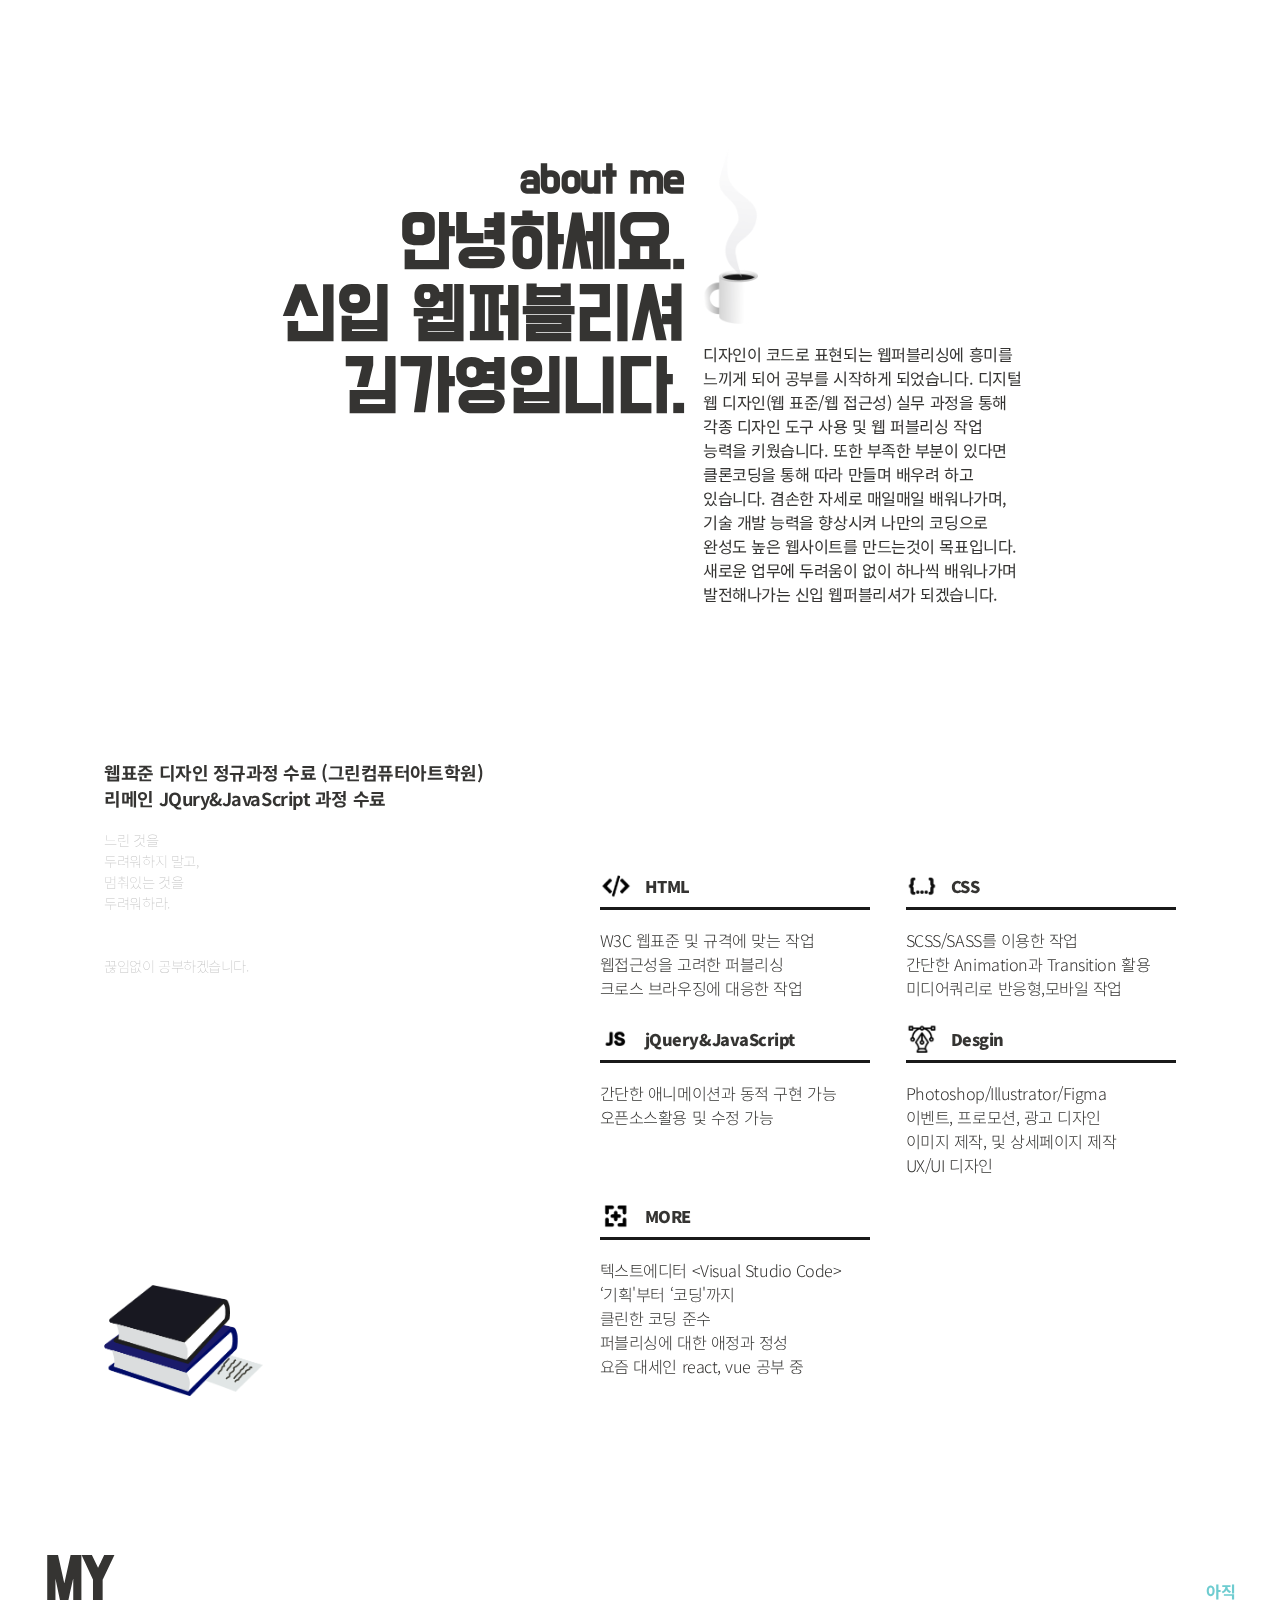
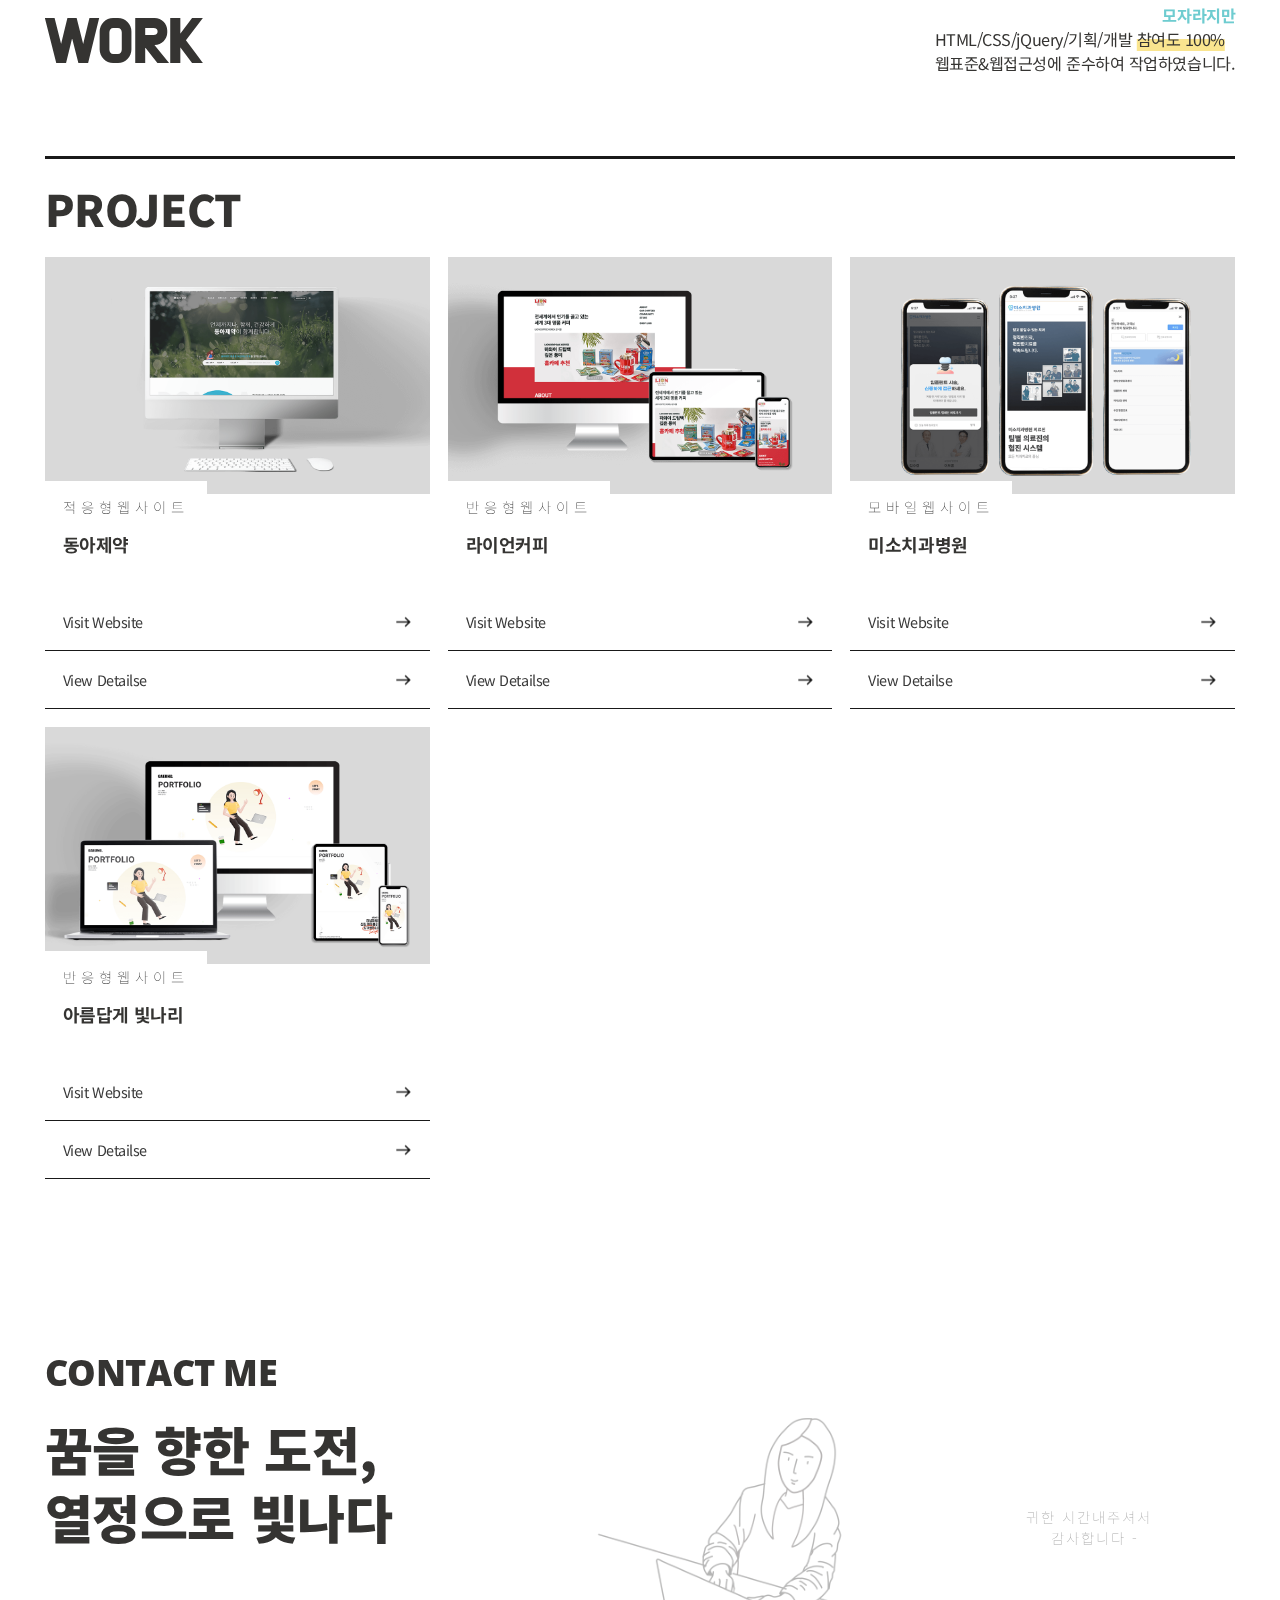
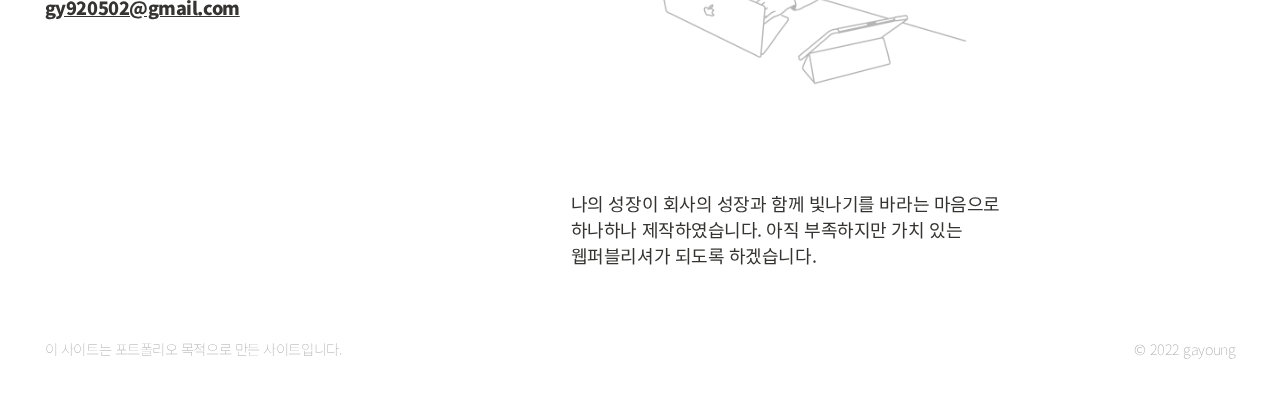
<file: index.html>
<!DOCTYPE html>
<html lang="ko">
<head>
  <meta charset="UTF-8">
  <meta http-equiv="X-UA-Compatible" content="IE=edge">
  <meta name="viewport" content="width=device-width,initial-scale=1"> 
  <title> 김가영 포트폴리오</title>
  <meta name="keywords" content="신입웹퍼블리셔, 웹포트폴리오, 김가영">
  <meta name="description" content="신입 웹퍼블리셔 김가영의 포트폴리오입니다.">
  <link rel="shortcut icon" href="./image/favi/favicon.ico"> <!--파비콘-->
  <link rel="apple-touch-icon" sizes="57x57" href="./image/favi/apple-icon-57x57.png">
  <link rel="apple-touch-icon" sizes="60x60" href="./image/favi/apple-icon-60x60.png">
  <link rel="apple-touch-icon" sizes="72x72" href="./image/favi/apple-icon-72x72.png">
  <link rel="apple-touch-icon" sizes="76x76" href="./image/favi/apple-icon-76x76.png">
  <link rel="apple-touch-icon" sizes="114x114" href="./image/favi/apple-icon-114x114.png">
  <link rel="apple-touch-icon" sizes="120x120" href="./image/favi/apple-icon-120x120.png">
  <link rel="apple-touch-icon" sizes="144x144" href="./image/favi/apple-icon-144x144.png">
  <link rel="apple-touch-icon" sizes="152x152" href="./image/favi/apple-icon-152x152.png">
  <link rel="apple-touch-icon" sizes="180x180" href="./image/favi/apple-icon-180x180.png">
  <link rel="icon" type="image/png" sizes="192x192"  href="./image/favi/android-icon-192x192.png">
  <link rel="icon" type="image/png" sizes="32x32" href="./image/favi/favicon-32x32.png">
  <link rel="icon" type="image/png" sizes="96x96" href="./image/favi/favicon-96x96.png">
  <link rel="icon" type="image/png" sizes="16x16" href="./image/favi/favicon-16x16.png">
  <link rel="manifest" href="./image/favi/manifest.json">
  <meta name="msapplication-TileColor" content="#ffffff">
  <meta name="msapplication-TileImage" content="./image/favi/ms-icon-144x144.png">
  <meta name="theme-color" content="#ffffff">
  <link rel="stylesheet" href="./css/style.css">
  <script src="./js/jquery-3.6.1.min.js"></script>
  <script src="./js/jquery.mousewheel.min.js"></script>
  <script src="./js/main.js"></script>
</head>
<body>
  <div id="wrap">
    <header>
      <div class="container">
        <h1 class="logo"><a href="index.html"><img src="./image/gaeung.svg" alt="gaeung"><span class="hidden">신입 웹퍼블리셔 김가영 포트폴리오</span></a></h1>
      </div>
    </header>
    <main class="parallax">
      <div class="container">
        <div class="tit">
          <h2>PORTFOLIO</h2>
          <p>2023</p>
          <span>개인 포트폴리오<br> 사이트 입니다.</span>
        </div>
        <div class="start">
          <div class="flip">
            <p>LET'S</p>
            <p>START</p>
          </div>
        </div>
        <div class="point-tit ls">
          <p>아름답게</p>
          <p>빛나리-</p> 
        </div>
        <div class="visual">
          <div class="visual-circle">
            <img src="./image/gayoung.png" alt="일러스트 캐릭터">
            <div aria-hidden="true" class="four-pointed-star yellow"></div>
            <div aria-hidden="true" class="four-pointed-star pink"></div>
            <div aria-hidden="true" class="four-pointed-star green"></div>
            <div aria-hidden="true" class="shine m"></div>
            <div aria-hidden="true" class="shine s"></div>
            <div aria-hidden="true" class="icon-light"></div>
            <div aria-hidden="true" class="icon-code"></div>
            <div aria-hidden="true" class="icon-notebook"></div>
            <div aria-hidden="true" class="icon-pencil"></div>
            <div aria-hidden="true" class="icon-coffee"></div>
          </div>
        </div>
      </div>
    </main>
    <div class="section-wrap parallax">
      <section class="about">
        <div class="container">
          <!-- about-tit -->
          <div class="about-tit">
            <div class="tit">
              <h2>about me</h2>
              <p>
                안녕하세요.<br>
                신입 웹퍼블리셔<br> 
                <span>
                  김가영입니다.
                  <svg id="circle" xmlns="http://www.w3.org/2000/svg" viewBox="0 0 1302.55 909.82">
                    <path d="M921.56,298.69s-468.8,138.79-510.44,0c-45.45-151.5,530.25-254.05,572.2-53.61,9.83,46.96-47.78,83.91-47.78,83.91"/>
                  </svg>
                  <svg id="sunlight" xmlns="http://www.w3.org/2000/svg" viewBox="0 0 1302.55 909.82">
                    <path class="cls-2" d="M729.14,362.5s-30.29-15.86-49.04,8.65c-18.75,24.52,0,47.59,0,47.59,0,0,34.93,37.5,7.21,53.36-27.72,15.86-47.59,10.51-47.59,10.51"/>
                    <path class="cls-3" d="M730.83,398.55s-14.42,43.27,0,46.15c14.42,2.88,31.73-46.15,31.73-46.15l10.1,62.02"/>
                    <path class="cls-3" d="M791.16,398.55v38.94s5.77-47.59,20.19-46.15c14.42,1.44,20.19,46.15,20.19,46.15"/>
                    <path class="cls-3" d="M856.06,336.54c0,23.22,11.54,84.47,5.77,108"/>
                    <path class="cls-3" d="M897.89,387.01c0,6.23,6.57,44.83,4.46,53.76"/>
                    <path class="cls-3" d="M954.13,387.01s-31.19,0-20.19,27.39c2.7,6.73,15.64-5.14,10.84-8.63-5.88-4.27,9.35-18.75,9.35-18.75,0,0,12.84,81.1-9.76,95.19-16.2,10.1-26.29-4.33-26.29-4.33"/>
                    <path class="cls-3" d="M970,313.46l10.1,98.79s12.98-51.2,24.52-32.45c11.54,18.75,24.52,55.01,24.52,55.01"/>
                    <path class="cls-3" d="M995.85,351.5c14.94,5.95,96.15-26.86,100.95-20.91"/>
                    <path class="cls-3" d="M1039.22,299.04c7.1,5.74,6.14,112.34,12.14,121.43"/>
                    <path class="cls-1" d="M893.14,344.19c-2.59,5.06,.83,.35,0,6.35"/>
                  </svg>
                </span> 
                
              </p>
            </div>
            <div class="txt">
              디자인이 코드로 표현되는 웹퍼블리싱에 흥미를 느끼게 되어 공부를 시작하게 되었습니다. 디지털 웹 디자인(웹 표준/웹 접근성) 실무 과정을 통해 각종 디자인 도구 사용 및 웹 퍼블리싱 작업 능력을 키웠습니다. 또한 부족한 부분이 있다면 클론코딩을 통해 따라 만들며 배우려 하고 있습니다. 겸손한 자세로 매일매일 배워나가며, 기술 개발 능력을 향상시켜 나만의 코딩으로 완성도 높은 웹사이트를 만드는것이 목표입니다. 새로운 업무에 두려움이 없이 하나씩 배워나가며 발전해나가는 신입 웹퍼블리셔가 되겠습니다. 
            </div>
          </div>
          <!-- //about-tit -->
          <!-- about-detail -->
          <div class="about-detail">
          <div class="curriculum">
            <h3 class="hidden">교육과정</h3>
            <ul>
              <li>웹표준 디자인 정규과정 수료 (그린컴퓨터아트학원)</li>
              <li>리메인 JQury&JavaScript 과정 수료</li>
            </ul>
            <p class="point-tit">
              느린 것을 <br>
              두려워하지 말고,<br>
              멈춰있는 것을 <br>
              두려워하라.<br>
              <br><br>
              끊임없이 공부하겠습니다.<br>
            </p>
            </div>
          <div class="skiils">
            <h3 class="hidden">웹 기술</h3>
            <ul class="skills-list">
              <li>
                <p>HTML</p>
                <ul class="detail">
                  <li>W3C 웹표준 및 규격에 맞는 작업</li>
                  <li>웹접근성을 고려한 퍼블리싱</li>
                  <li>크로스 브라우징에 대응한 작업</li>
                </ul>
              </li>
              <li>
                <p>CSS</p>
                <ul class="detail">
                  <li>SCSS/SASS를 이용한 작업</li>
                  <li>간단한 Animation과 Transition 활용</li>
                  <li>미디어쿼리로 반응형,모바일 작업</li>
                </ul>
              </li>
              <li>
                <p>jQuery&JavaScript</p>
                <ul class="detail">
                  <li>간단한 애니메이션과 동적 구현 가능</li>
                  <li>오픈소스활용 및 수정 가능</li>
                </ul>
              </li>
              <li>
                <p>Desgin</p>
                <ul class="detail">
                  <li>Photoshop/Illustrator/Figma</li>
                  <li>이벤트, 프로모션, 광고 디자인</li>
                  <li>이미지 제작, 및 상세페이지 제작</li>
                  <li>UX/UI 디자인</li> 
                </ul>
              </li>
              <li>
                <p>MORE</p>
                <ul class="detail">
                  <li>텍스트에디터 &#60;Visual Studio Code&#62;</li>
                  <li>‘기획'부터 ‘코딩'까지</li>
                  <li> 클린한 코딩 준수</li>
                  <li> 퍼블리싱에 대한 애정과 정성</li>
                  <li>요즘 대세인  react, vue 공부 중</li>
                </ul>
              </li>
            </ul>
          </div>
          </div>
          <!-- //about-detail -->
        </div>
      </section>
      <section class="portfolio">
        <div class="container">
            <div class="work-tit">
              <h2>MY<br>WORK</h2>
              <p>
                HTML/CSS/jQuery/기획/개발 <span class="highlighter">참여도 100%</span><br>
                웹표준&웹접근성에 준수하여 작업하였습니다.
              </p>
            </div>
            <div class="works">
              <h3>PROJECT</h3>
              <ul>
              <!-- 동적 생성 -->
              </ul>
            </div>
        </div>
      </section>
      <section class="contact">
        <div class="container">
          <div class="tit-wrap">
            <div class="tit">
              <h2>CONTACT ME</h2>
              <p>꿈을 향한 도전,<br> 열정으로 빛나다</p>
              <a target="_blank" href="https://mail.google.com/mail/?view=cm&fs=1&to-gy920502@gmail.com" class="eamil">gy920502@gmail.com</a>
            </div>
            <p class="txt">
              나의 성장이 회사의 성장과 함께 빛나기를 바라는 마음으로 하나하나 제작하였습니다. 아직 부족하지만 가치 있는 웹퍼블리셔가 되도록 하겠습니다.
            </p>
          </div>
          
          <div class="point-tit ">
            <p>귀한 시간내주셔서</p>
            <p>감사합니다 -</p>
          </div>
        </div>
      </section>
      <footer>
        <div class="container">
          <p class="point-tit">이 사이트는 포트폴리오 목적으로 만든 사이트입니다.</p>
          <div class="copyright">© 2022 gayoung</div>
        </div>
      </footer>
    </div>
  </div>
</body>
</html>
</file>
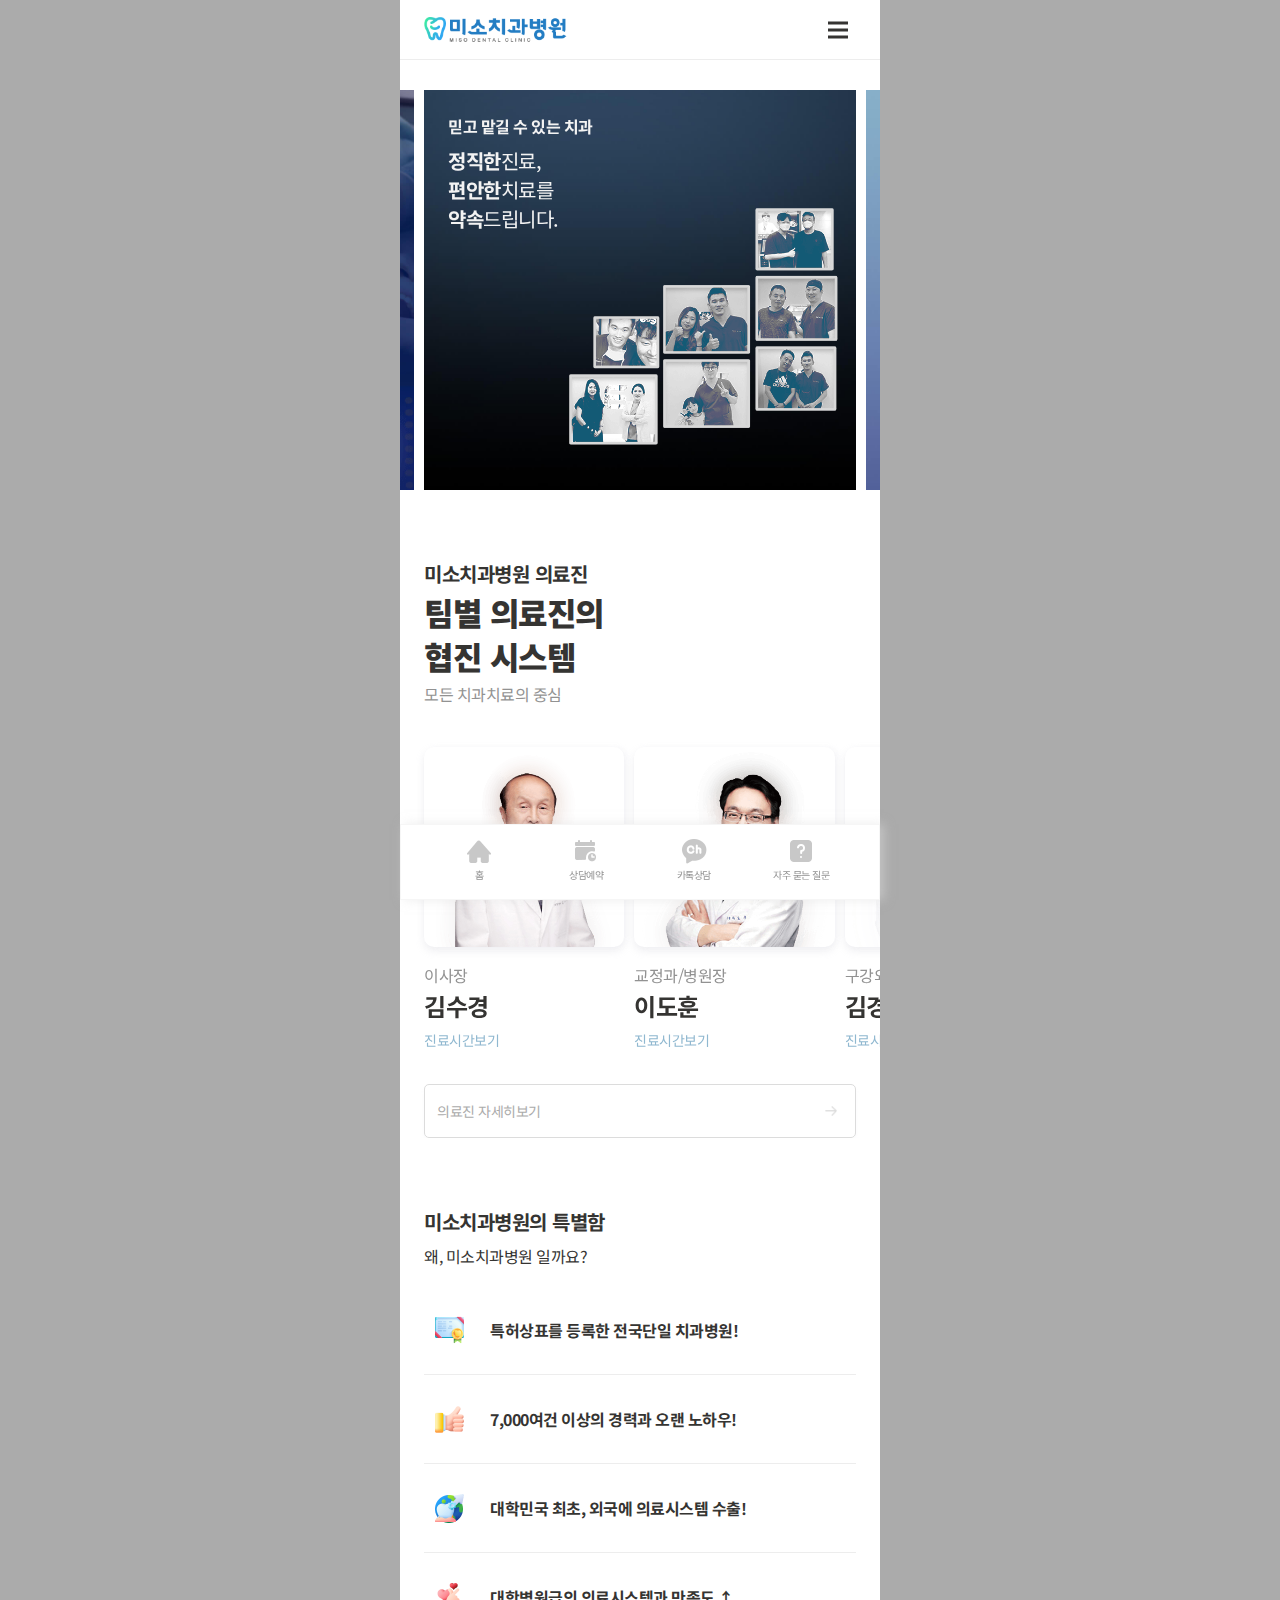
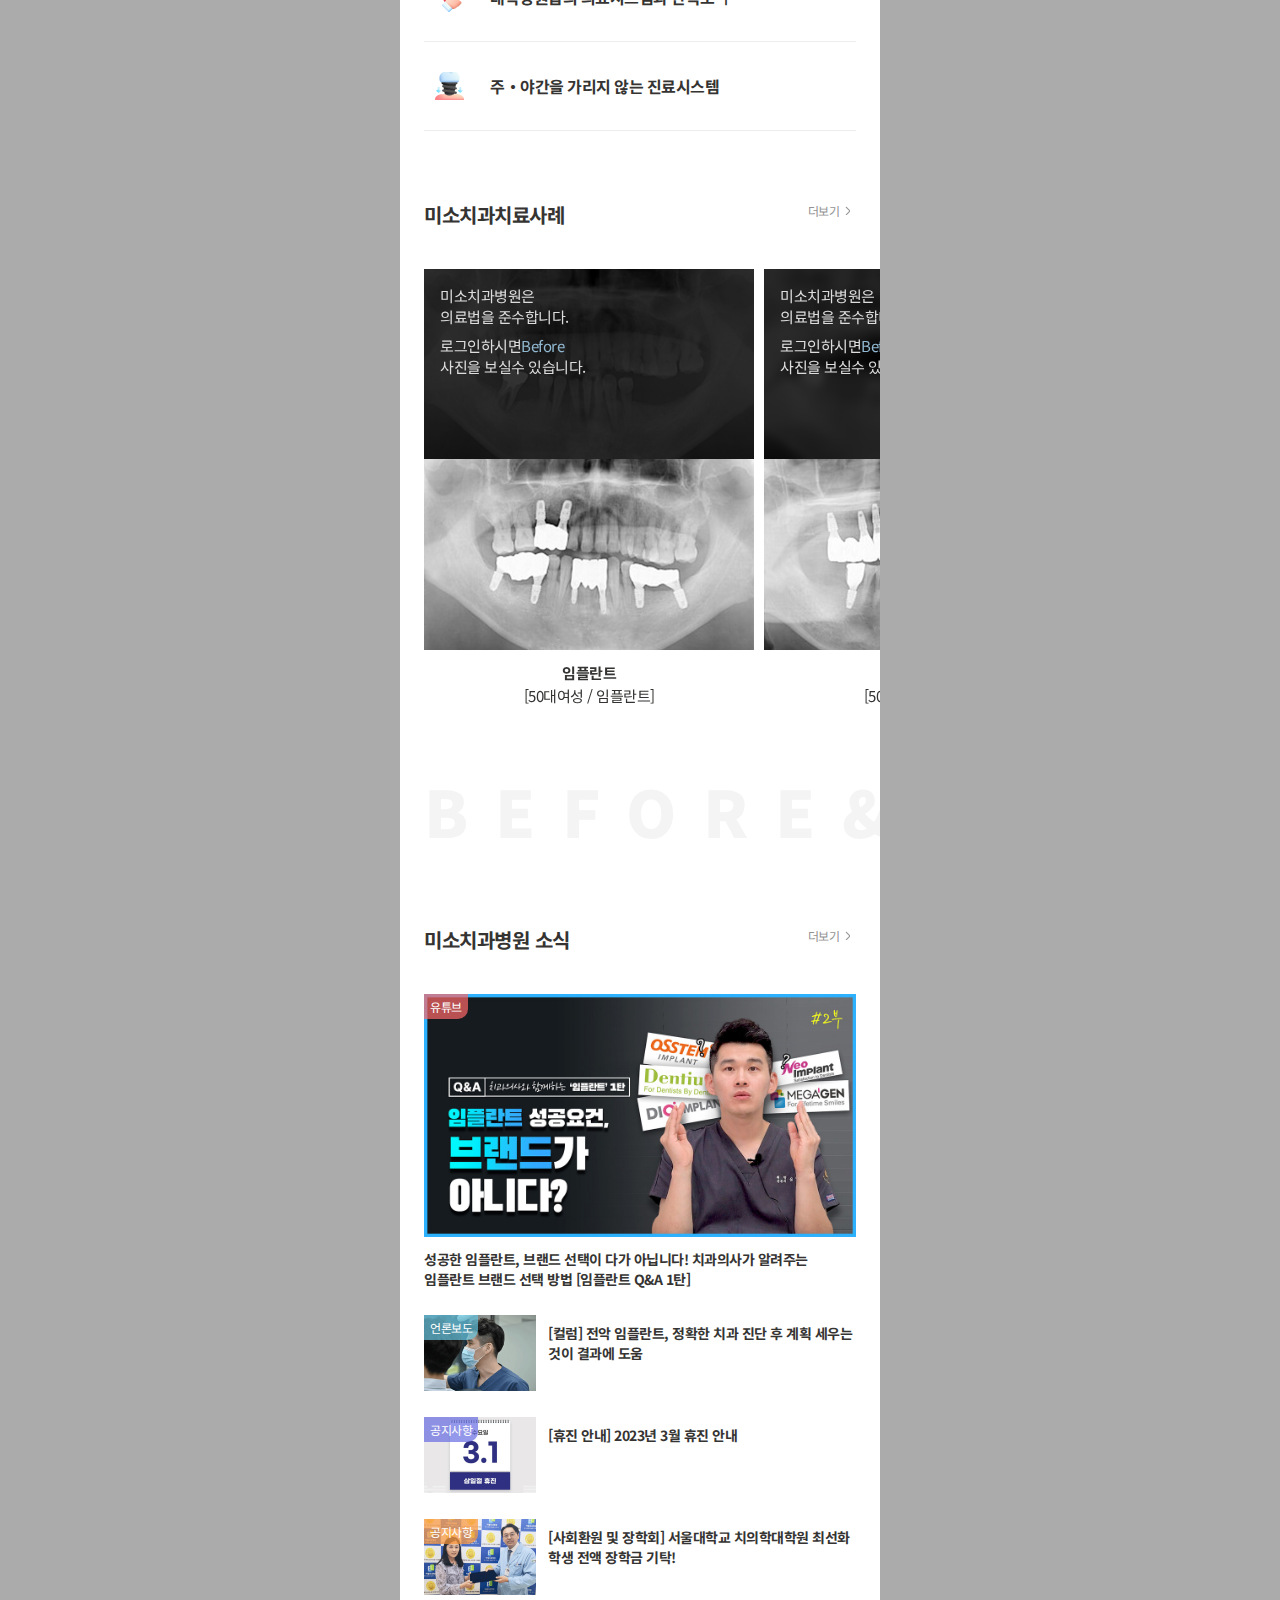
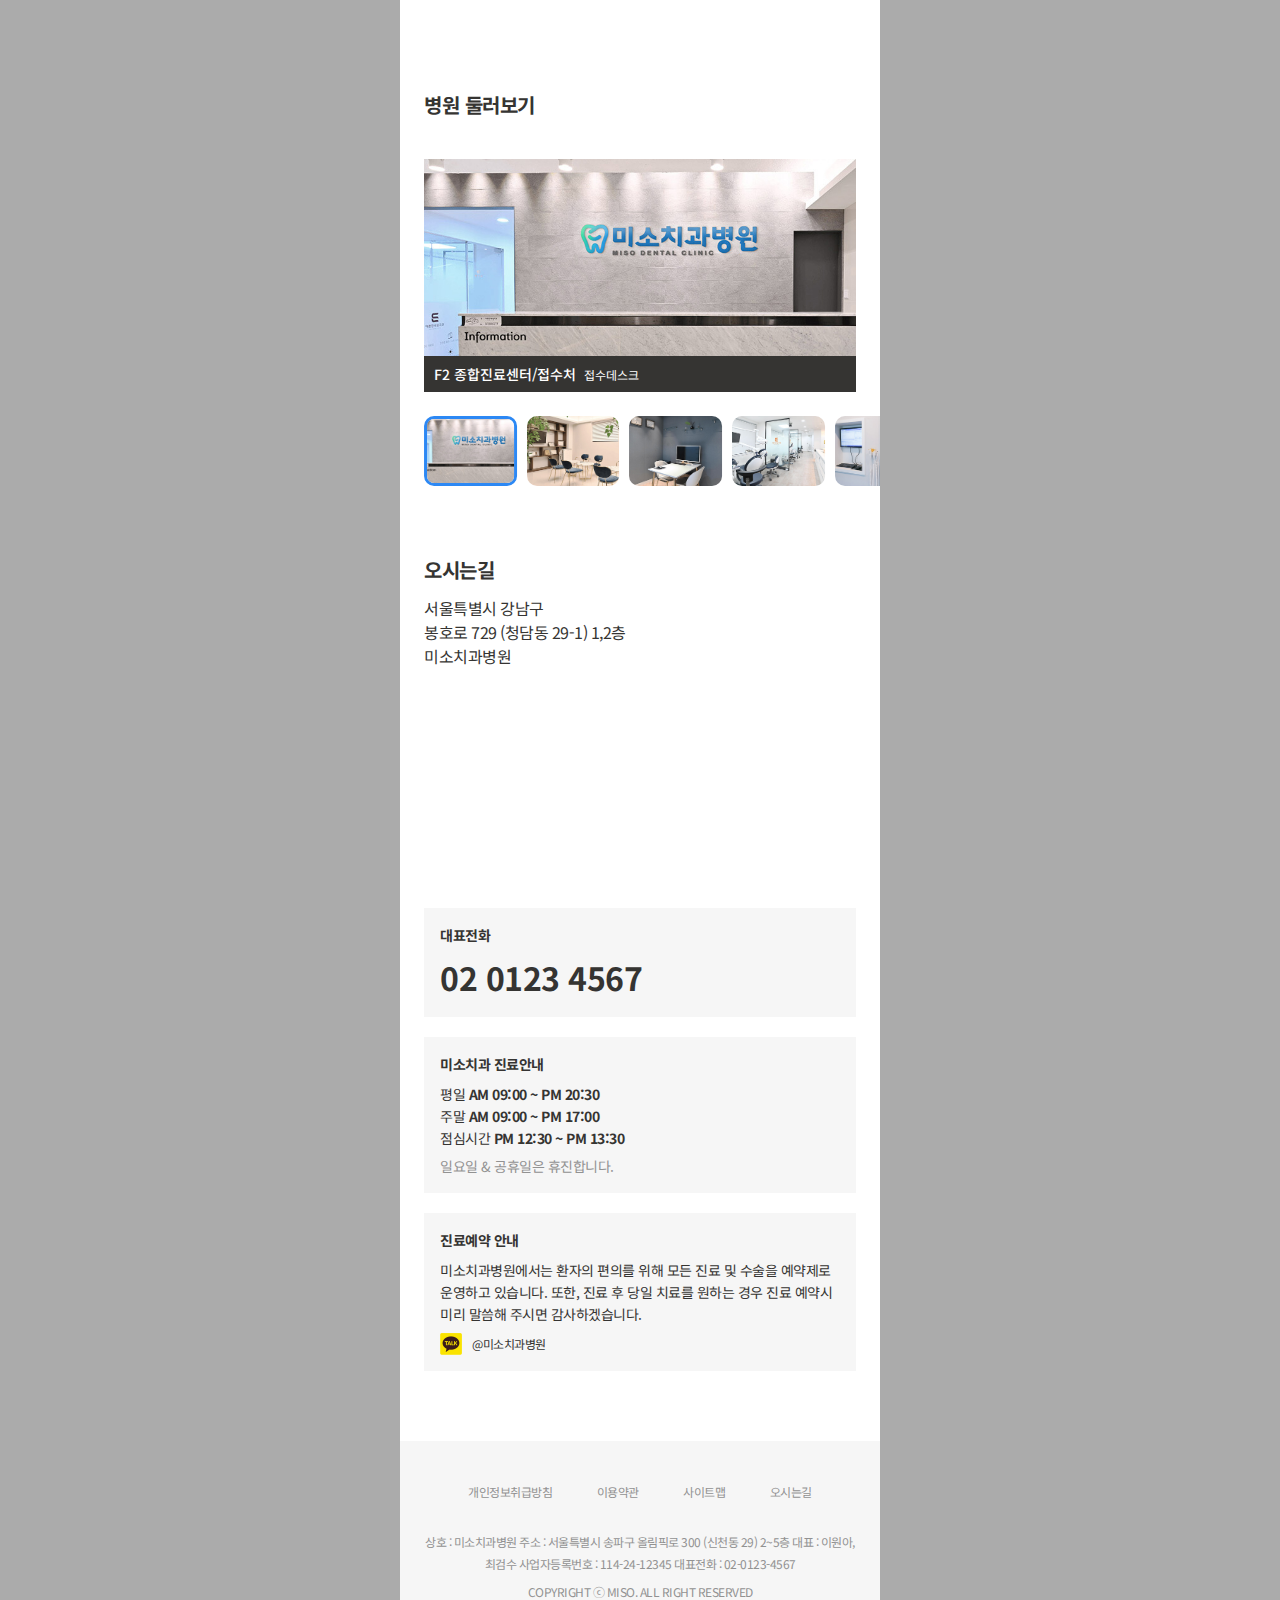
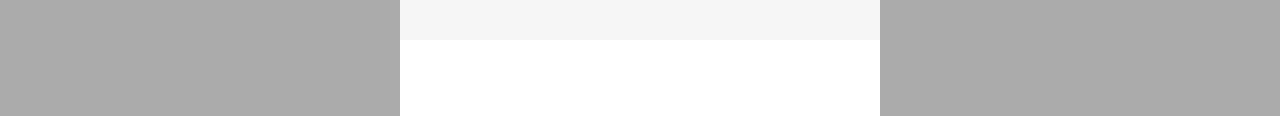
<file: subpage/misoDental/index.html>
<!DOCTYPE html>
<html lang="ko">
<head>
  <meta charset="UTF-8">
  <meta http-equiv="X-UA-Compatible" content="IE=edge">
  <meta name="viewport" content="width=device-width, initial-scale=1.0, maximum-scale=1.0, user-scalable=no">
  <title> 미소치과 메인페이지| 김가영 모바일 포트폴리오</title>
  <meta name="keywords" content="미소치과병원, Miso Dental Clinic, 서울 송파구 치과, 임플란트, 수면치과치료, 네비게이션임플란트, 치아교정, 안면윤곽, 양악수술, 소아치과, 미백, 보철치료, 야간진료 ">
  <meta name="description" content="보건복지부 인증 받은 안전하고 철저한 위생안전 시스템, 대학병원급의 의료시스템과 경제적비용으로 질적 만족도가 높은 치과병원 미소치과병원  ">
  <!-- favicon -->
  <link rel="shortcut icon" href="./image/favicon.ico" type="image/x-icon">
  <link rel="icon" href="./image/favicon.ico" type="image/x-icon">
  <!-- favicon 모바일 대응 iOS 2.0 이상과 안드로이드 2.1 이상의 기기들에선 아래와 같이 삽입한다. -->
  <link rel="apple-touch-icon-precomposed" href="./image/favicon.ico">
  <link rel="stylesheet" href="css/reset.css">
  <link rel="stylesheet" href="css/style.css">
  <script src="./js/jquery-3.6.4.min.js"></script>
  <script src="./js/dental.js"></script>
  <!-- swiper -->
  <link rel="stylesheet" href="css/swiper.css"/>
  <script src="./js/swiper-bundle.js"></script>
</head>
<body>
  <div id="wrap">
    <!-- header -->
      <header>
        <div class="container">
          <h1 class="logo"><a href="#"><span class="hidden">미소치과병원</span></a></h1>
          <div class="menu-btn">
            <a href="#"><span  class="hidden">전체메뉴</span></a>
          </div>
        </div>
        <div class="mobile-menu ">
          <!-- mhd -->
          <div class="mhd">
            <div class="container">
              <div class="intro-box ">
                <p class="greetings off">안녕하세요, <span>고객</span>님<br> 로그인이 필요합니다.</p>
                <a href="#" class="login">로그인</a>
              </div>
              <div class="chk-box">
                <a href="#" class=" chk-appt">진료예약조회</a>
                <a href="#" class=" chk-history">진료내역조회</a>
              </div>
            </div>
          </div>
          <!-- //mhd -->
          <!-- mcnt -->
          <div class="mcnt">
            <div class="container">
              <article class="banner">
                <p>평일내내 <span>야/간/진/료</span></p>
                평일 매일 8:30분까지 야간진료! <br>
                신속대처 응급진료 병원!
              </article>
            </div>
              <ul class="menu">
                <li>
                  <a href="#">미소치과</a>
                  <ul class="depth">
                    <li><a href="#">치과소개</a></li>
                    <li><a href="#">의료진소개</a></li>
                    <li><a href="#">진료안내</a></li>
                    <li><a href="#">오시는길</a></li>
                  </ul>
                </li>
                <li>
                  <a href="#">양악,안면윤곽센터</a>
                  <ul class="depth">
                    <li><a href="#">양악,안면윤곽 센터소개</a></li>
                    <li><a href="#">미소치과만의 진료시스템</a></li>
                    <li><a href="#">원스텝 양악수술 절차</a></li>
                    <li><a href="#">최첨단 안전시스템</a></li>
                  </ul>
                </li>
                <li>
                  <a href="#">임플란트 센터</a>
                  <ul class="depth">
                    <li><a href="#">임플란트센터소개</a></li>
                    <li><a href="#">임플란트 수술 단계</a></li>
                    <li><a href="#">전신질환/뼈이식 임플란트</a></li>
                    <li><a href="#">내비게이션 /수면 임플란트</a></li>
                  </ul>
                </li>
                <li>
                  <a href="#">치아교정 센터</a>
                  <ul class="depth">
                    <li><a href="#">치아교정센터소개</a></li>
                    <li><a href="#">소아성장기 교정</a></li>
                    <li><a href="#">성인 통합교정</a></li>
                    <li><a href="#">덧니 교정</a></li>
                    <li><a href="#">부분 교정</a></li>
                  </ul>
                </li>
                <li>
                  <a href="#">수면/종합진료</a>
                  <ul class="depth">
                    <li><a href="#">수면치료</a></li>
                    <li><a href="#">예진/진단과</a></li>
                    <li><a href="#">예방치료과</a></li>
                    <li><a href="#">턱관절 통증클리닉</a></li>
                    <li><a href="#">보존/보철과</a></li>
                    <li><a href="#">미백치료</a></li>
                    <li><a href="#">디지털보철센터</a></li>
                  </ul>
                </li>
                <li>
                  <a href="#">치료사례/후기</a>
                </li>
                <li>
                  <a href="#">커뮤니티</a>
                  <ul class="depth">
                    <li><a href="#">미소치과이야기</a></li>
                    <li><a href="#">미소치과 미디어</a></li>
                    <li><a href="#">고객서비스</a></li>
                  </ul>
                </li>
              </ul>
            <a href="#" class="close"></a>
          </div>
          <!-- //mcnt -->
        </div>
      </header>
      <!-- //header -->
     
      <!-- visual -->
      <section class="main-visual">
          <!-- Slider-swiper -->
          <div class="swiper visual">
            <ul class="swiper-wrapper">
              <li class="swiper-slide page1" tabindex="-1">
                <a href="#">
                  <p class="maintit">믿고 맡길 수 있는 치과</p>
                  <p class="maincont">
                    <em>정직한</em>진료,<br> <em>편안한</em>치료를<br> <em>약속</em>드립니다. 
                  </p>
                </a>
              </li>
              <li class="swiper-slide page2" tabindex="-1">
                <a href="#">
                  <p class="maintit">미소치과병원</p>
                  <p class="maincont">
                    <em>치아</em>가 불편할때<br>가장 먼저<br><em>생각</em>나는<em>치과</em>
                  </p>
                </a>
              </li>
              <li class="swiper-slide page3" tabindex="-1">
                <a href="#">
                  <p class="maintit">치과 전문의의 치료노하우</p>
                  <p class="maincont">
                    <em>치아교정</em>도,<br> <em>임플란트</em>도 실력이<br> <em>검증</em>된 <em>전문의</em> 에게
                  </p>
                </a>
              </li>
            </ul>
          </div>
          <!-- //Slider-swiper -->
      </section>
      <!-- //visual -->
      <!-- //staff -->
      <section class="medical-staff">
        <div class="container">
          <h2>미소치과병원 의료진</h2>
          <p>팀별 의료진의<br> 협진 시스템</p>
          <span>모든 치과치료의 중심</span>
          <!-- Slider-swiper -->
          <div class="swipe staff">
            <ul class="swiper-wrapper">
              <li class="swiper-slide" >
                <a href="#">
                  <div class="img">
                    <img src="./image/staff01.png" alt="">
                  </div>
                  <div class="txt">
                    <span>이사장</span>
                    <h3>김수경</h3>
                    <span class="point">진료시간보기</span>
                  </div>
                </a>
              </li>
              <li class="swiper-slide">
                <a href="#">
                  <div class="img">
                    <img src="./image/staff02.png" alt="">
                  </div>
                  <div class="txt">
                    <span>교정과/병원장</span>
                    <h3>이도훈</h3>
                    <span class="point">진료시간보기</span>
                  </div>
                </a>
              </li>
              <li class="swiper-slide" >
                <a href="#">
                  <div class="img">
                    <img src="./image/staff03.png" alt="">
                  </div>
                  <div class="txt">
                    <span>구강외과/대표원장</span>
                    <h3>김경욱</h3>
                    <span class="point">진료시간보기</span>
                  </div>
                </a>
              </li>
              <li class="swiper-slide">
                <a href="#">
                  <div class="img">
                    <img src="./image/staff04.png" alt="">
                  </div>
                  <div class="txt">
                    <span>마취과/과장</span>
                    <h3>김정민</h3>
                    <span class="point">진료시간보기</span>
                  </div>
                </a>
              </li>
              <li class="swiper-slide">
                <a href="#">
                  <div class="img">
                    <img src="./image/staff05.png" alt="">
                  </div>
                  <div class="txt">
                    <span>소아청소년치과/과장</span>
                    <h3>박다슬</h3>
                    <span class="point">진료시간보기</span>
                  </div>
                </a>
              </li>
              <li class="swiper-slide">
                <a href="#">
                  <div class="img">
                    <img src="./image/staff06.png" alt="">
                  </div>
                  <div class="txt">
                    <span>진단과/과장</span>
                    <h3>조진우</h3>
                    <span class="point">진료시간보기</span>
                  </div>
                </a>
              </li>
              <li class="swiper-slide">
                <a href="#">
                  <div class="img">
                    <img src="./image/staff07.png" alt="">
                  </div>
                  <div class="txt">
                    <span>보존과/과장</span>
                    <h3>박석태</h3>
                    <span class="point">진료시간보기</span>
                  </div>
                </a>
              </li>
              <li class="swiper-slide">
                <a href="#">
                  <div class="img">
                    <img src="./image/staff08.png" alt="">
                  </div>
                  <div class="txt">
                    <span>보철과/과장</span>
                    <h3>양철희</h3>
                    <span class="point">진료시간보기</span>
                  </div>
                </a>
              </li>
              <li class="swiper-slide">
                <a href="#">
                  <div class="img">
                    <img src="./image/staff09.png" alt="">
                  </div>
                  <div class="txt">
                    <span>교정과/과장</span>
                    <h3>길수민</h3>
                    <span class="point">진료시간보기</span>
                  </div>
                </a>
              </li>
              <li class="swiper-slide">
                <a href="#">
                  <div class="img">
                    <img src="./image/staff10.png" alt="">
                  </div>
                  <div class="txt">
                    <span>보존과/과장</span>
                    <h3>안호석</h3>
                    <span class="point">진료시간보기</span>
                  </div>
                </a>
              </li>
              <li class="swiper-slide">
                <a href="#">
                  <div class="img">
                    <img src="./image/staff11.png" alt="">
                  </div>
                  <div class="txt">
                    <span>보존과/과장</span>
                    <h3>김종국</h3>
                    <span class="point">진료시간보기</span>
                  </div>
                </a>
              </li>
              <li class="swiper-slide">
                <a href="#">
                  <div class="img">
                    <img src="./image/staff12.png" alt="">
                  </div>
                  <div class="txt">
                    <span>보존과/과장</span>
                    <h3>이환승</h3>
                    <span class="point">진료시간보기</span>
                  </div>
                </a>
              </li>
              <li class="swiper-slide">
                <a href="#">
                  <div class="img">
                    <img src="./image/staff13.png" alt="">
                  </div>
                  <div class="txt">
                    <span>보존과/과장</span>
                    <h3>최용훈</h3>
                    <span class="point">진료시간보기</span>
                  </div>
                </a>
              </li>
              <li class="swiper-slide">
                <a href="#">
                  <div class="img">
                    <img src="./image/staff14.png" alt="">
                  </div>
                  <div class="txt">
                    <span>구강외과/과장</span>
                    <h3>윤현필</h3>
                    <span class="point">진료시간보기</span>
                  </div>
                </a>
              </li>
              <li class="swiper-slide">
                <a href="#">
                  <div class="img">
                    <img src="./image/staff15.png" alt="">
                  </div>
                  <div class="txt">
                    <span>보철과/과장</span>
                    <h3>이은석</h3>
                    <span class="point">진료시간보기</span>
                  </div>
                </a>
              </li>
              <li class="swiper-slide">
                <a href="#">
                  <div class="img">
                    <img src="./image/staff16.png" alt="">
                  </div>
                  <div class="txt">
                    <span>구강외과/과장</span>
                    <h3>신광훈</h3>
                    <span class="point">진료시간보기</span>
                  </div>
                </a>
              </li>
            </ul>
            <a href="#" class="detail">의료진 자세히보기</a>
          </div>
           <!-- //Slider-swiper -->
        </div>
      </section>
      <!-- //staff -->
      <section class="special">
        <div class="container">
          <h2>미소치과병원의 특별함</h2>
          <p>왜, 미소치과병원 일까요?</p>
          <ul>
            <li>특허상표를 등록한 전국단일 치과병원!</li>
            <li>7,000여건 이상의 경력과 오랜 노하우!</li>
            <li>대학민국 최초, 외국에 의료시스템 수출!</li>
            <li>대학병원급의 의료시스템과 만족도 ↑</li>
            <li>주・야간을 가리지 않는 진료시스템</li>
          </ul>
        </div>
      </section>
      <section class="treatment-case">
        <div class="container">
          <h2>미소치과치료사례</h2>
          <!-- Slider-swiper -->
          <div class="swiper case">
            <ul class="swiper-wrapper">
              <li class="swiper-slide">
                <a href="#">
                  <div class="img">
                    <div class="before">
                      <img src="./image/before08.jpg" alt="">
                      <div class="before-txt">
                        <p>미소치과병원은<br>의료법을 준수합니다.</p> 
                       <p>로그인하시면<span class="point">Before</span><br>
                        사진을 보실수 있습니다.</p>
                      </div>
                    </div>
                      <img src="./image/after08.jpg" alt="">
                  </div>
                  <div class="txt">
                    <p>임플란트</p>
                    <span>[50대여성 / 임플란트]</span>
                  </div>
                </a>
              </li>
              <li class="swiper-slide">
                <a href="#">
                  <div class="img">
                    <div class="before">
                      <img src="./image/before09.jpg" alt="">
                      <div class="before-txt">
                        <p>미소치과병원은<br>의료법을 준수합니다.</p> 
                       <p>로그인하시면<span class="point">Before</span><br>
                        사진을 보실수 있습니다.</p>
                      </div>
                    </div>
                      <img src="./image/after09.jpg" alt="">
                  </div>
                  <div class="txt">
                    <p>수면 임플란트</p>
                    <span>[50대여성 / 임플란트]</span>
                  </div>
                </a>
              </li>
              <li class="swiper-slide">
                <a href="#">
                  <div class="img">
                    <div class="before">
                      <img src="./image/before10.jpg" alt="">
                      <div class="before-txt">
                        <p>미소치과병원은<br>의료법을 준수합니다.</p> 
                       <p>로그인하시면<span class="point">Before</span><br>
                        사진을 보실수 있습니다.</p>
                      </div>
                    </div>
                      <img src="./image/after10.jpg" alt="">
                  </div>
                  <div class="txt">
                    <p>전체 임플란트</p>
                    <span>[60대남성 / 임플란트]</span>
                  </div>
                </a>
              </li>
              <li class="swiper-slide">
                <a href="#">
                  <div class="img">
                    <div class="before">
                      <img src="./image/before01.jpg" alt="">
                      <div class="before-txt">
                        <p>미소치과병원은<br>의료법을 준수합니다.</p> 
                       <p>로그인하시면<span class="point">Before</span><br>
                        사진을 보실수 있습니다.</p>
                      </div>
                    </div>
                      <img src="./image/after01.jpg" alt="">
                  </div>
                  <div class="txt">
                    <p>치아 틀어짐 치아교정</p>
                    <span>[30대여성 / 치아교정]</span>
                  </div>
                </a>
              </li>
              <li class="swiper-slide">
                <a href="#">
                  <div class="img">
                    <div class="before">
                      <img src="./image/before02.jpg" alt="">
                      <div class="before-txt">
                        <p>미소치과병원은<br>의료법을 준수합니다.</p> 
                       <p>로그인하시면<span class="point">Before</span><br>
                        사진을 보실수 있습니다.</p>
                      </div>
                    </div>
                      <img src="./image/after02.jpg" alt="">
                  </div>
                  <div class="txt">
                    <p>양악수술 치아교정</p>
                    <span>[20대여성 / 치아교정]</span>
                  </div>
                </a>
              </li>
              <li class="swiper-slide">
                <a href="#">
                  <div class="img">
                    <div class="before">
                      <img src="./image/before03.jpg" alt="">
                      <div class="before-txt">
                        <p>미소치과병원은<br>의료법을 준수합니다.</p> 
                       <p>로그인하시면<span class="point">Before</span><br>
                        사진을 보실수 있습니다.</p>
                      </div>
                    </div>
                      <img src="./image/after03.jpg" alt="">
                  </div>
                  <div class="txt">
                    <p>돌출,나비치아 치아교정</p>
                    <span>[20대여성 / 치아교정]</span>
                  </div>
                </a>
              </li>
              <li class="swiper-slide">
                <a href="#">
                  <div class="img">
                    <div class="before">
                      <img src="./image/before04.jpg" alt="">
                      <div class="before-txt">
                        <p>미소치과병원은<br>의료법을 준수합니다.</p> 
                       <p>로그인하시면<span class="point">Before</span><br>
                        사진을 보실수 있습니다.</p>
                      </div>
                    </div>
                      <img src="./image/after04.jpg" alt="">
                  </div>
                  <div class="txt">
                    <p>돌출,나비치아 치아교정</p>
                    <span>[20대여성 / 치아교정]</span>
                  </div>
                </a>
              </li>
              <li class="swiper-slide">
                <a href="#">
                  <div class="img">
                    <div class="before">
                      <img src="./image/before05.jpg" alt="">
                      <div class="before-txt">
                        <p>미소치과병원은<br>의료법을 준수합니다.</p> 
                       <p>로그인하시면<span class="point">Before</span><br>
                        사진을 보실수 있습니다.</p>
                      </div>
                    </div>
                      <img src="./image/after05.jpg" alt="">
                  </div>
                  <div class="txt">
                    <p>양악수술 전/후 치아교정</p>
                    <span>[30대여성 / 치아교정]</span>
                  </div>
                </a>
              </li>
              <li class="swiper-slide">
                <a href="#">
                  <div class="img">
                    <div class="before">
                      <img src="./image/before06.jpg" alt="">
                      <div class="before-txt">
                        <p>미소치과병원은<br>의료법을 준수합니다.</p> 
                       <p>로그인하시면<span class="point">Before</span><br>
                        사진을 보실수 있습니다.</p>
                      </div>
                    </div>
                      <img src="./image/after06.jpg" alt="">
                  </div>
                  <div class="txt">
                    <p>덧니 치아교정</p>
                    <span>[30대남성 / 치아교정]</span>
                  </div>
                </a>
              </li>
              <li class="swiper-slide">
                <a href="#">
                  <div class="img">
                    <div class="before">
                      <img src="./image/before07.jpg" alt="">
                      <div class="before-txt">
                        <p>미소치과병원은<br>의료법을 준수합니다.</p> 
                       <p>로그인하시면<span class="point">Before</span><br>
                        사진을 보실수 있습니다.</p>
                      </div>
                    </div>
                      <img src="./image/after07.jpg" alt="">
                  </div>
                  <div class="txt">
                    <p>양악수술 전/후 교정</p>
                    <span>[30대여성 / 치아교정]</span>
                  </div>
                </a>
              </li>
            </ul>
            <a href="#" class="more">더보기</a>
          </div>
          <!-- //Slider-swiper -->
          <div class="deco-wrap">
            <p class="deco"> BEFORE&AFTER BEFORE&AFTER</p>
          </div>
        </div>
      </section>
      <section class="promotion">
        <div class="container">
          <h2>미소치과병원 소식</h2>
          <div class="box-wrap">
            <!-- box-top -->
            <div class="box-top">
              <div class="box media youtube">
                <a href="#">
                  <img src="./image/sum00.jpg" alt="">
                  <p class="tit">성공한 임플란트, 브랜드 선택이 다가 아닙니다! 치과의사가 알려주는 임플란트 브랜드 선택 방법 [임플란트 Q&A 1탄]</p>
                </a>
              </div>
            </div>
            <!-- //box-top -->
            <!-- box-bottom -->
            <div class="box-bottom ">
              <div class="box press ">
                <a href="" class="clearfix">
                  <div class="img"><img src="./image/sum01.png" alt=""></div>
                  <div class="tit">[컬럼] 전악 임플란트, 정확한 치과 진단 후  계획 세우는 것이 결과에 도움</div>
                </a>
              </div>
              <div class="box notice ">
                <a href="" class="clearfix">
                  <div class="img"><img src="./image/sum02.png" alt=""></div>
                  <div class="tit">[휴진 안내] 2023년 3월 휴진 안내</div>
                </a>
              </div>
              <div class="box story ">
                <a href="" class="clearfix">
                  <div class="img"><img src="./image/sum03.png" alt=""></div>
                  <div class="tit">[사회환원 및 장학회] 서울대학교 치의학대학원 최선화 학생 전액 장학금 기탁!</div>
                </a>
              </div>
            </div>
             <!-- //box-bottom -->
             <a href="#" class="more">더보기</a>
          </div>
        </div>
      </section>
      <section class="tour">
        <h2>병원 둘러보기</h2>
        <div class="gallery-box dental">
          <!-- thumbnail slider -->
          <div class="thumb-wrap">
            <div class="gallery-thumb-box gallery-thumb-swiper swiper-container">
                <ul class="swiper-wrapper">
                    <li class="swiper-slide ">
                      <p class="info-img object-fit">
                        <img src="./image/store01.jpg" alt="F2 종합진료센터 - 접수데스크">
                      </p>
                    </li>
                    <li class="swiper-slide">
                      <p class="info-img object-fit">
                        <img src="./image/store10.jpg" alt="F2 종합진료센터/접수처 -  대기실">
                      </p>
                    </li>
                    <li class="swiper-slide">
                      <p class="info-img object-fit">
                        <img src="./image/store09.jpg" alt="F2 종합진료센터/접수처 -  상담실">
                      </p>
                    </li>
                    <li class="swiper-slide">
                      <p class="info-img object-fit">
                        <img src="./image/store02.jpg" alt="F3 치주과/교정센터 - 교정과 진료실1">
                      </p>
                    </li>
                    <li class="swiper-slide">
                      <p class="info-img object-fit">
                        <img src="./image/store03.jpg" alt="F4 임플란트 센터 - 디지털방사선장비">
                      </p>
                    </li>
                    <li class="swiper-slide">
                      <p class="info-img object-fit">
                        <img src="./image/store04.jpg" alt="F5 양악,안면윤곽센터 -  수술실 내부">
                      </p>
                    </li>
                    <li class="swiper-slide">
                      <p class="info-img object-fit">
                        <img src="./image/store05.jpg" alt="F5 양악,안면윤곽센터 -  센터대기실">
                      </p>
                    </li>
                    <li class="swiper-slide">
                      <p class="info-img object-fit">
                        <img src="./image/store06.jpg" alt="F5 양악,안면윤곽센터 -  개인 정비 공간">
                      </p>
                    </li>
                    <li class="swiper-slide">
                      <p class="info-img object-fit">
                        <img src="./image/store07.jpg" alt="F5 양악,안면윤곽센터 -  로비">
                      </p>
                    </li>
                </ul>
            </div>
          </div>
         <!-- // thumbnail slider -->
          <!-- main slider -->
          <div class="main-wrap">
            <div class="gallery-main-box">
              <img src="./image/store01.jpg" alt="F2 종합진료센터 - 접수데스크">
              <p class="info-txt">F2 종합진료센터/접수처<span>접수데스크</span></p>
            </div>
          </div>
        <!-- // main slider -->
        </div>
      </section>
      <section class="location">
        <div class="container">
          <h2>오시는길</h2>
          <h3 class="hidden">주소</h3>
          <p>
            서울특별시 강남구 <br> 봉호로 729 (청담동 29-1) 1,2층<br>미소치과병원
          </p>
          <div class="map-wrap">
            <div id="map"></div>
          </div>
          <article class="info">
            <div class="box phone">
              <h3>대표전화</h3>
              <a href="tel:02-0123-4567">02 0123 4567<span class="hidden">전화걸기</span></a>
            </div>
            <div class="box information">
              <h3>미소치과 <em>진료안내</em></h3>
              <p>평일 <em>AM 09:00 ~ PM 20:30</em></p>
              <p>주말 <em>AM 09:00 ~ PM 17:00</em></p>
              <p>점심시간 <em>PM 12:30 ~ PM 13:30</em></p>
              <span>일요일 & 공휴일은 휴진합니다.</span>
            </div>
            <div class="box appointment">
              <h3>진료예약 안내</h3>
              <p>미소치과병원에서는 환자의 편의를 위해 모든 진료 및 수술을 예약제로 운영하고 있습니다. 또한, 진료 후 당일 치료를 원하는 경우 진료 예약시 미리 말씀해 주시면 감사하겠습니다.</p>
              <a href="#" class="kakaolink">@미소치과병원</a>
            </div>
          </article>
        </div>
      </section>
      <footer>
        <div class="container">
          <nav>
            <ul >
              <li><a href="#">개인정보취급방침</a></li>
              <li><a href="#">이용약관</a></li>
              <li><a href="#">사이트맵</a></li>
              <li><a href="#">오시는길</a></li>
            </ul>
          </nav>
          <p class="ft-info">
            <span>상호 : 미소치과병원 </span>
            <span>주소 : 서울특별시 송파구 올림픽로 300 (신천동 29) 2~5층</span>
            <span>대표 : 이원아,최검수</span>
            <span>사업자등록번호 : 114-24-12345</span>
            <span> 대표전화 : 02-0123-4567</span>
          </p>
          <p class="copyright"> COPYRIGHT ⓒ MISO. ALL RIGHT RESERVED</p>
        </div>
      </footer>
       <!-- quick -->
       <nav class="quick">
        <div class="container">
          <ul>
            <li><a href="#">홈</a></li>
            <li><a href="#">상담예약</a></li>
            <li><a href="#">카톡상담</a></li>
            <li><a href="#">자주 묻는 질문</a></li>
          </ul>
        </div>
      </nav>
      <!--// quick -->
      <!-- popup -->
      <div class="popup" tabindex="0">
        <div class="event-wrap">
          <div class="event-cnt">
            <img src="./image/m-event01.png" alt="임플란트 시술,신중하게 접근하세요. ‘저렴한 가격’보다는 ‘경험의 가치’를 따져봐야 할 때입니다.">
            <a href="#">임플란트 캠페인 바로가기 </a>
          </div>
          <div class="ctrl-box">
            <input type="checkbox" id="cookie-close">
            <label for="cookie-close" class="today-close">오늘 하루 보지 않기</label>
            <a href="#" class="close">닫기</a>
          </div>
        </div>
      </div>
      <!-- //popup -->
  </div>
  <script src="//dapi.kakao.com/v2/maps/sdk.js?appkey=5c54fe4e606a44140db2a934fbc3327f"></script>
</body>
</html>
</file>
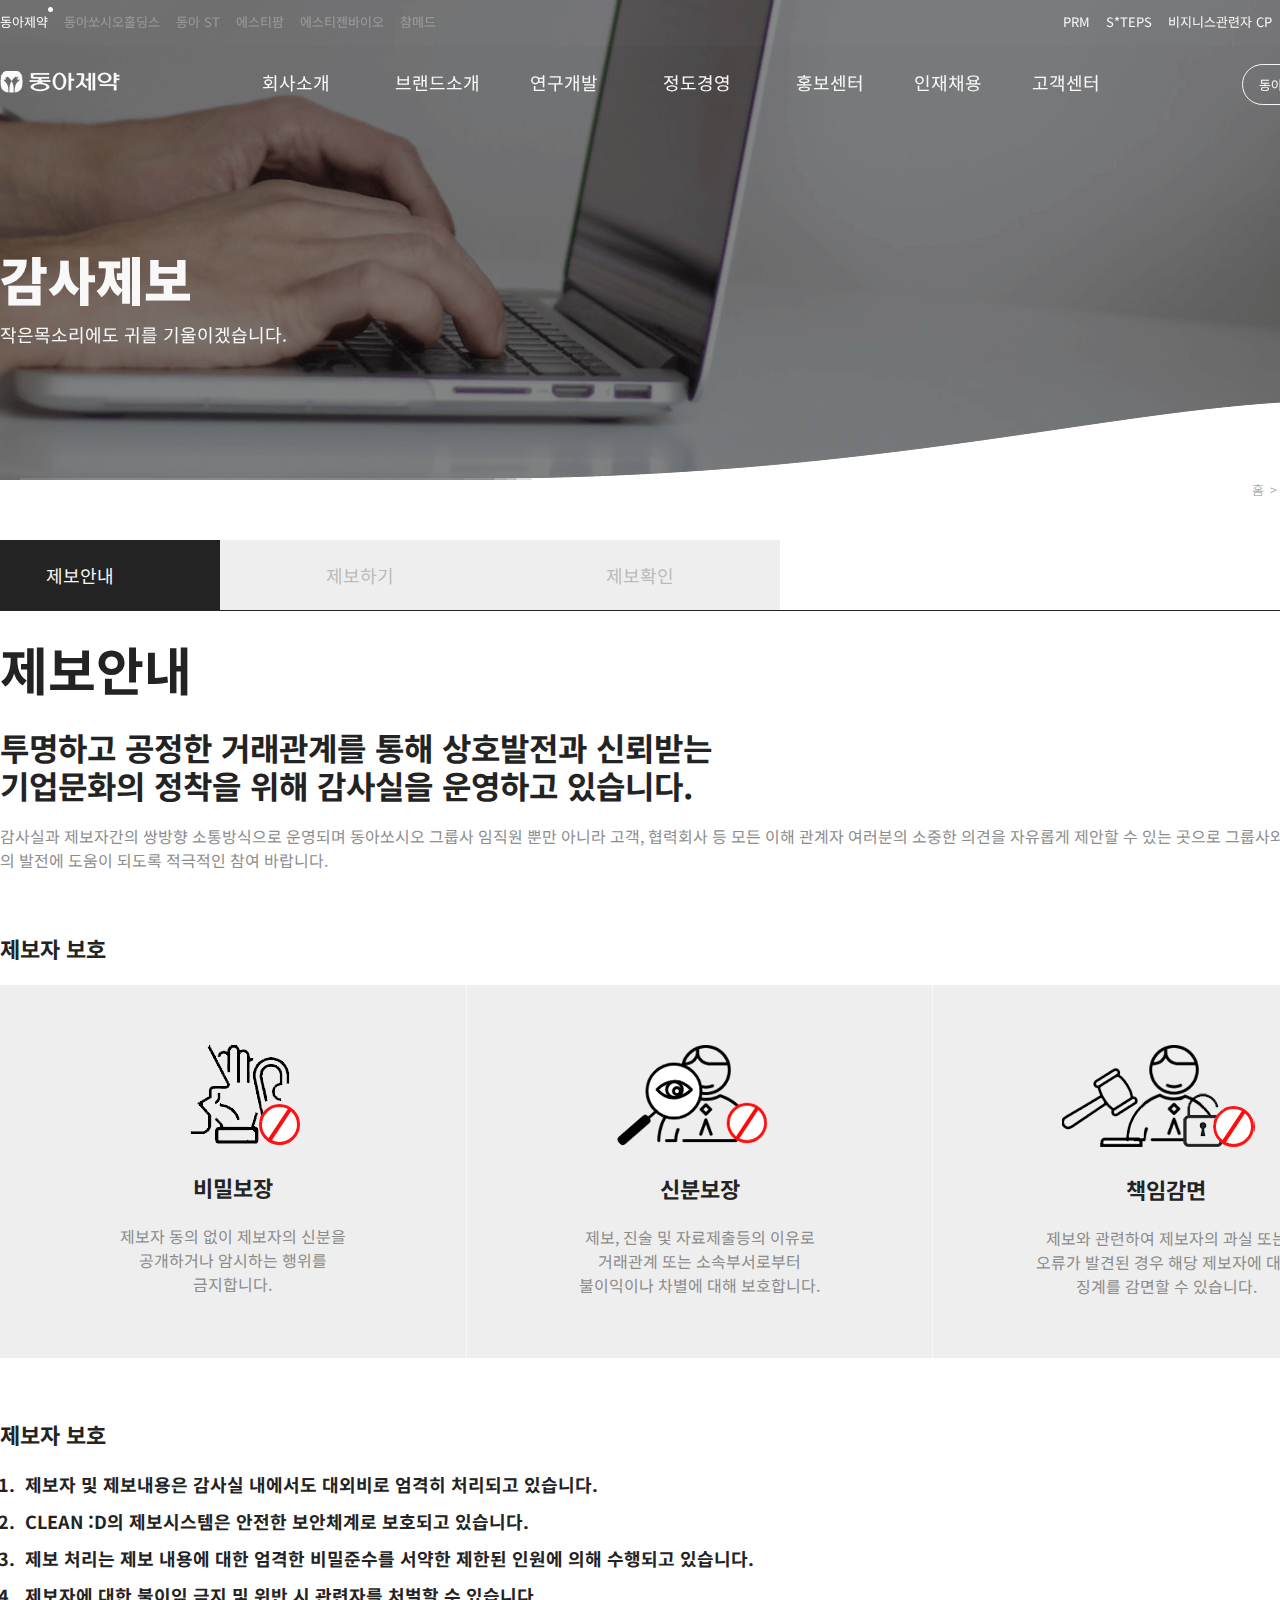
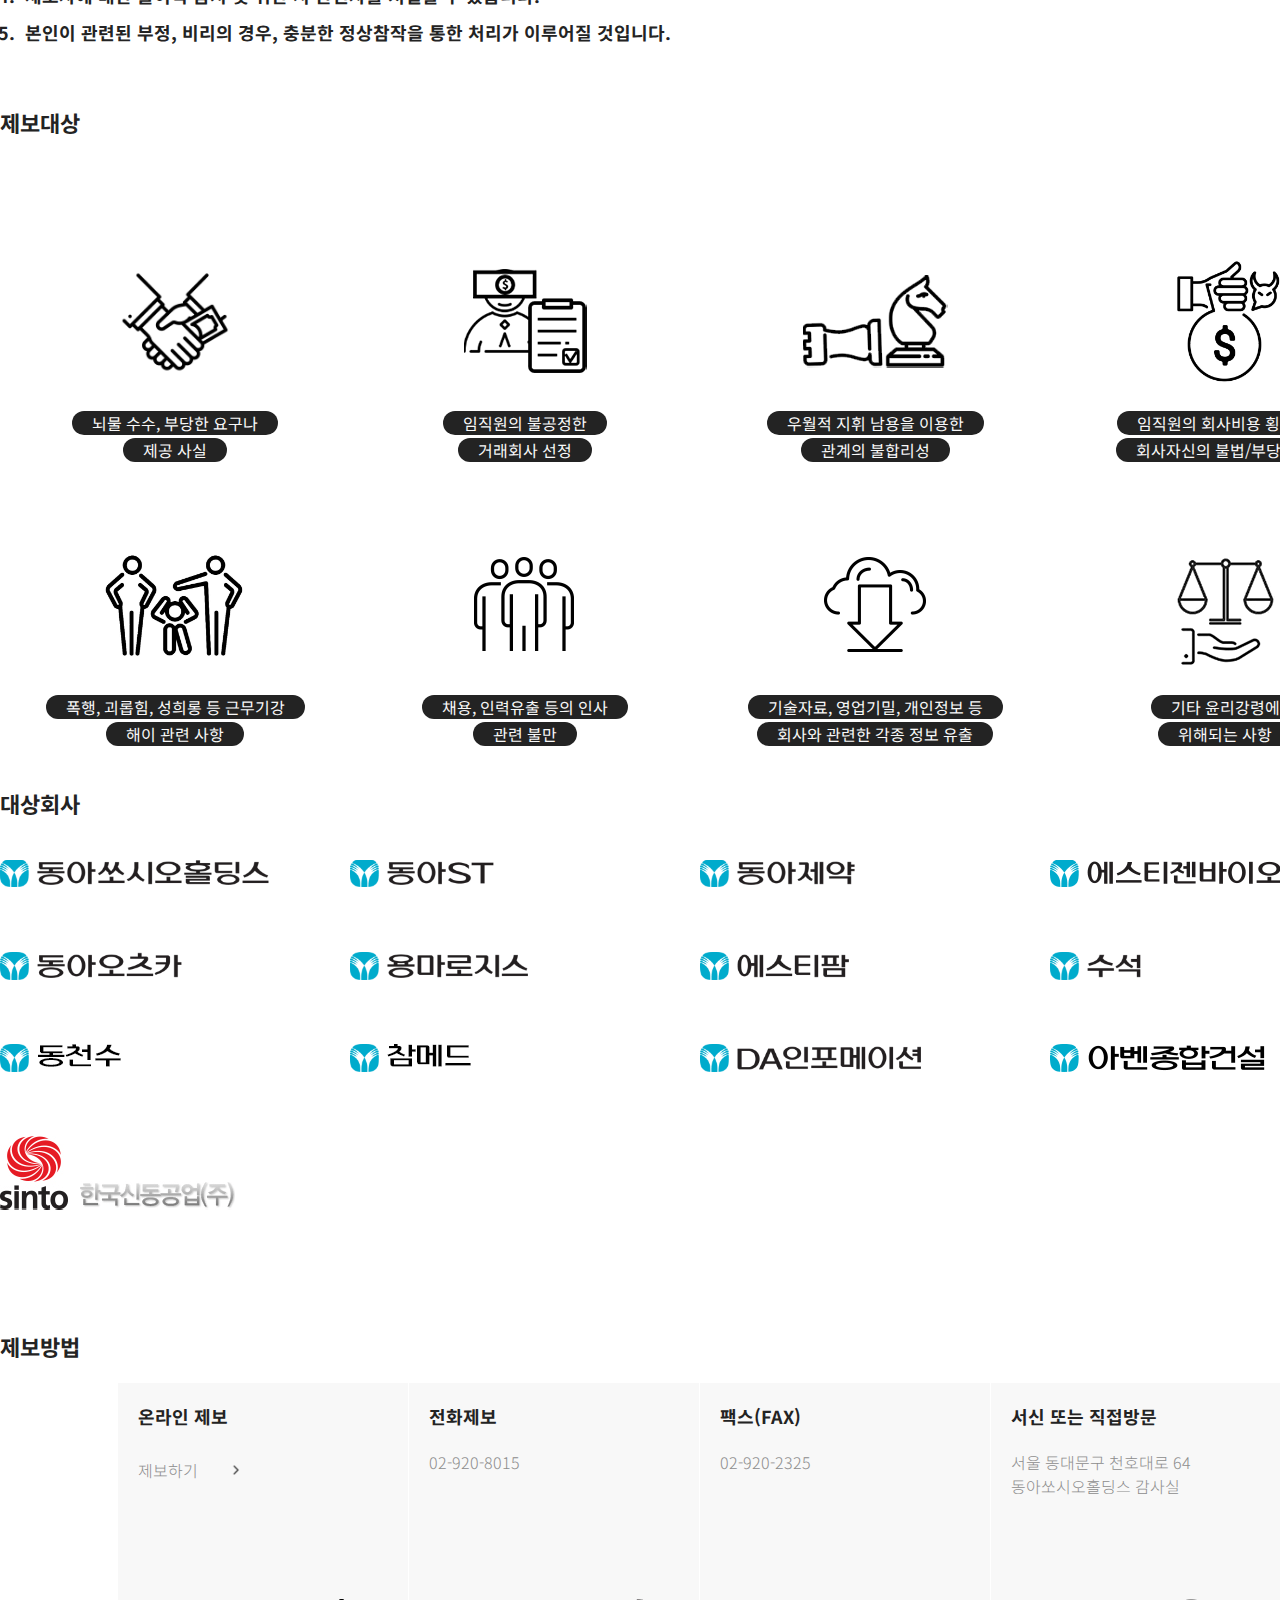
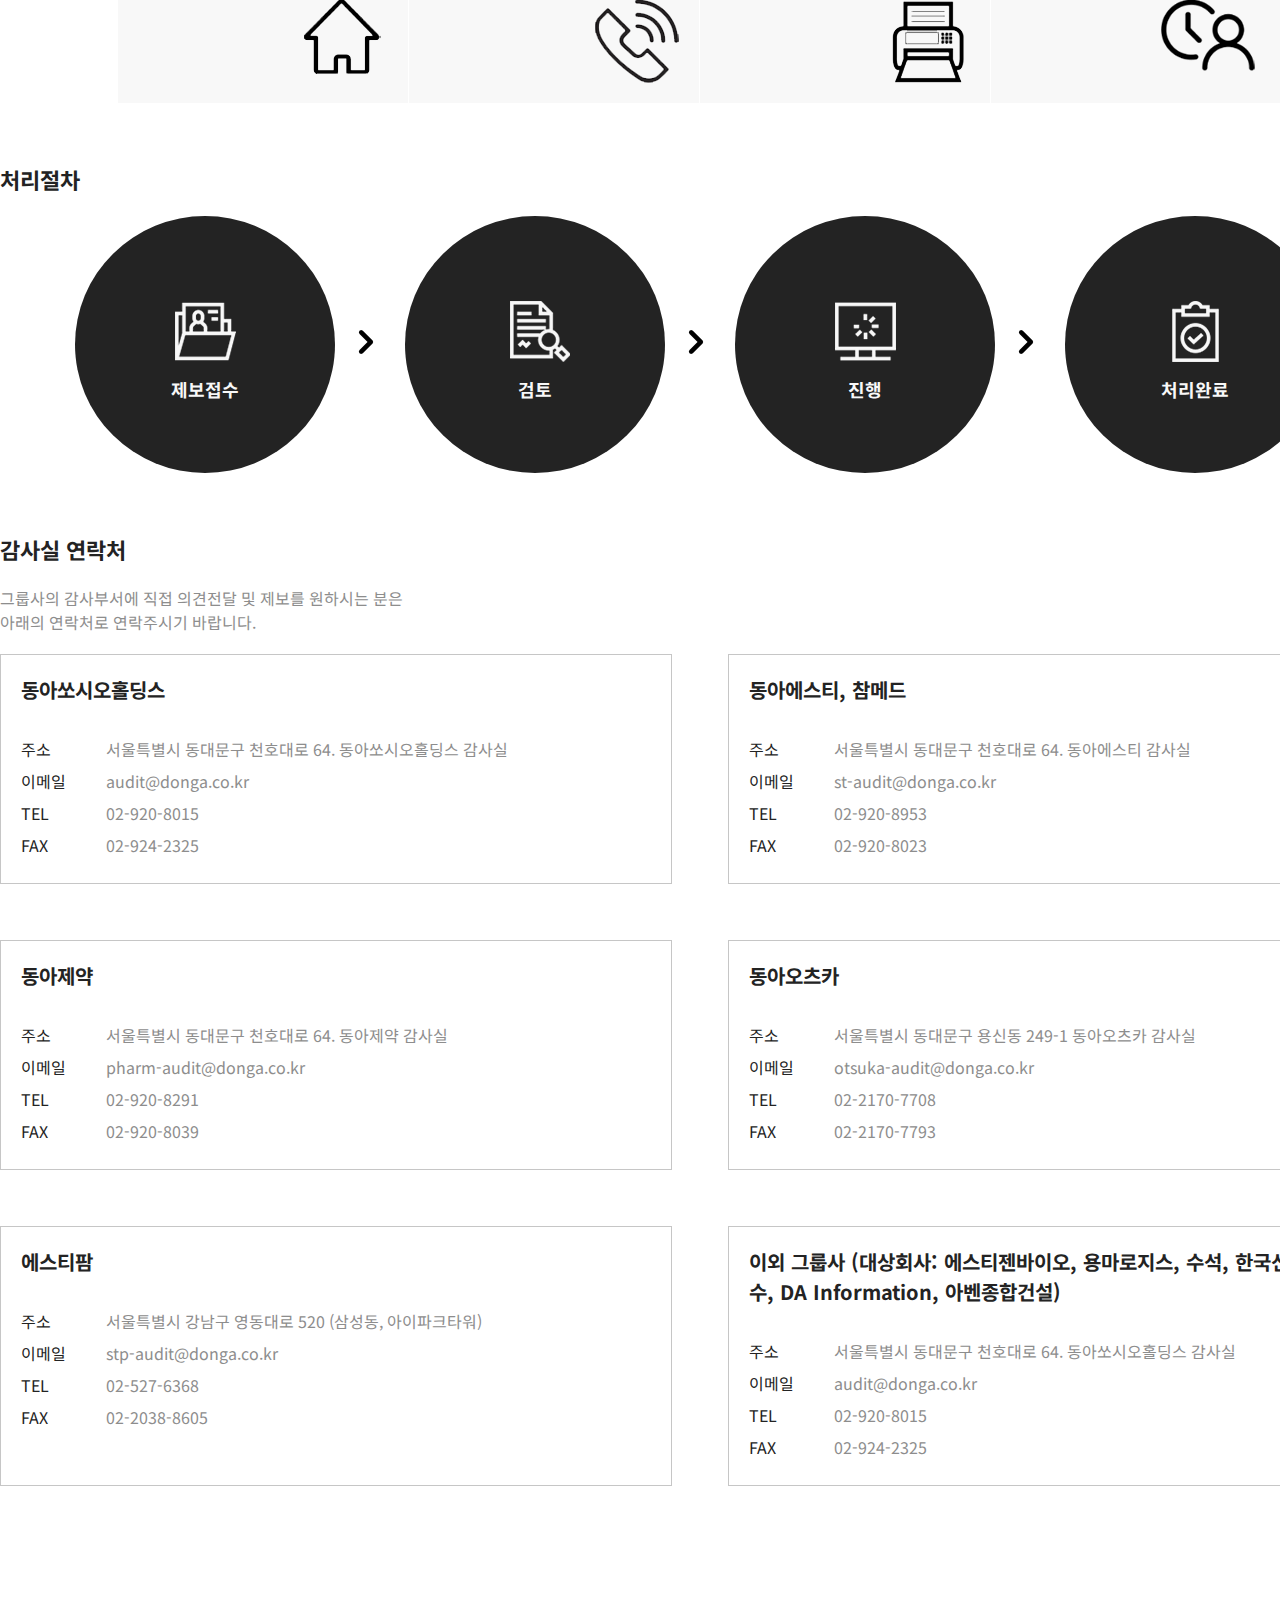
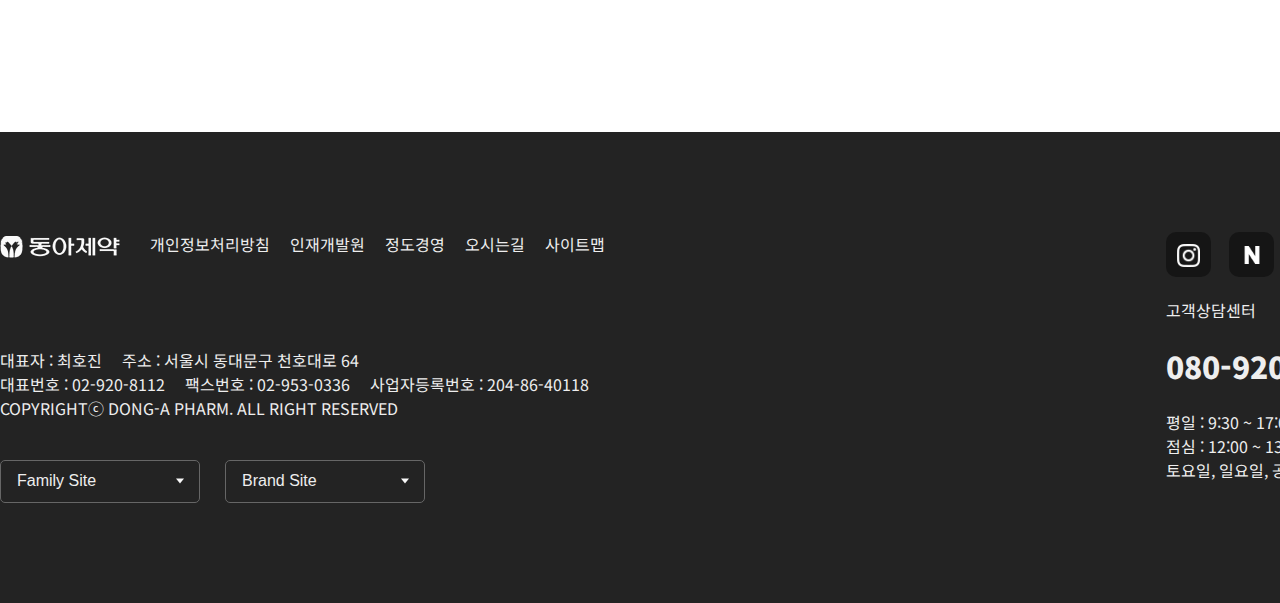
<file: subpage/dapharm/audit.html>
<!DOCTYPE html>
<html lang="ko">
    <head>
        <meta charset="UTF-8">
        <meta http-equiv="X-UA-Compatible" content="IE=edge">
        <meta name="viewport" content="width=device-width, initial-scale=1.0">
        <title>동아제약 감사제보 페이지 | 김가영의 포트폴리오</title>
        <meta name="keywords" content="동아제약, 글로벌, DONG-A PHARM">
        <meta name="description" content="동아제약 감사제보 페이지입니다. ">
        <!-- favicon -->
        <link rel="shortcut icon" href="./image/favicon.ico" type="image/x-icon">
        <link rel="icon" href="./image/favicon.ico" type="image/x-icon">
        <!-- 모바일 대응 iOS 2.0 이상과 안드로이드 2.1 이상의 기기들에선 아래와 같이 삽입한다. -->
        <link rel="apple-touch-icon-precomposed" href="./image/favicon.ico">
        <link rel="stylesheet" href="css/common.css">
        <link rel="stylesheet" href="css/service.css">
        <link
            href="https://fonts.googleapis.com/css2?family=Noto+Sans+KR:wght@100;300;400;500;700;900&display=swap"
            rel="stylesheet">
        <link
            href="https://fonts.googleapis.com/css2?family=Roboto:wght@100;300;400;500;700;900&display=swap"
            rel="stylesheet">
        <!-- 스크롤fade효과 -->
        <script src="https://unpkg.com/aos@2.3.1/dist/aos.js"></script>
        <link href="https://unpkg.com/aos@2.3.1/dist/aos.css" rel="stylesheet">
        <!-- <script
        src="https://ajax.googleapis.com/ajax/libs/jquery/3.6.0/jquery.min.js"></script>
        -->
        <script src="./js/jquery-3.6.1.min.js"></script>

        <script></script>

    </head>
    <body>

        <!-- skip-nav -->
        <div class="skip-nav">
            <a href="#contents">본문 바로가기</a>
            <a href="#hdMenu">메뉴 바로가기</a>
        </div>
        <!-- //skip-nav -->

        <!-- wrap -->
        <div id="wrap">
            <!-- header -->
            <header>
              <!-- top-hd -->
              <div class="top-hd">
                  <div class="container">
                      <ul class="family-site">
                          <li>
                              <a href="index.html" class="active">동아제약</a>
                          </li>
                          <li>
                              <a href="http://www.donga.co.kr/Main.da" class="real-link">동아쏘시오홀딩스</a>
                          </li>
                          <li>
                              <a href="http://www.donga-st.com/Main.da" class="real-link">동아 ST</a>
                          </li>
                          <li>
                              <a href="https://www.stpharm.co.kr/" class="real-link">에스티팜</a>
                          </li>
                          <li>
                              <a href="http://www.stgenbio.com/" class="real-link">에스티젠바이오</a>
                          </li>
                          <li>
                              <a href="http://www.chammed.co.kr/new/index.asp" class="real-link">참메드</a>
                          </li>
                      </ul>
                      <ul class="util">
                          <li>
                              <a href="https://prm-ph.dongasocio.com:2445/index_prm.html" class="real-link">PRM</a>
                          </li>
                          <li>
                              <a href="https://donga.recruiter.co.kr/appsite/company/index" class="real-link">S*TEPS</a>
                          </li>
                          <li>
                              <a href="https://cp.dapharm.com/csr/index" class="real-link">비지니스관련자 CP</a>
                          </li>
                          <li>
                              <a href="site-map.html">사이트맵</a>
                          </li>
                          <li class="lang-set">
                              <button type="button" class="btn-lang ">KOR</button>
                              <ul class="lang">
                                  <li>
                                      <a href="#" class="active">KOR</a>
                                  </li>
                                  <li>
                                      <a href="#">ENG</a>
                                  </li>
                              </ul>
                          </li>
                      </ul>
                  </div>
              </div>
              <!--// top-hd -->
              <!-- hdMenu -->
              <div id="hdMenu" class="hd">
                  <div class="container">
                      <!-- logo -->
                      <h1 class="logo">
                          <a href="index.html" title="메인페이지 바로가기">
                              <span class="hidden">동아제약</span>
                          </a>
                      </h1>
                      <!-- //logo -->
                      <!-- nav -->
                      <nav class="hdNav">
                          <ul class="menu">
                              <li>
                                  <a href="company.html#about-company">회사소개</a>
                                  <ul class="depth">
                                      <li>
                                          <a href="company.html#ceo-greetings">CEO인사말</a>
                                      </li>
                                      <li>
                                          <a href="company.html#company-vision">기업이념 및 비전</a>
                                      </li>
                                      <li>
                                          <a href="company.html#company-business">주요사업분야</a>
                                      </li>
                                      <li>
                                          <a href="company.html#company-history">연혁</a>
                                      </li>
                                      <li>
                                          <a href="company.html#company-ci">CI소개</a>
                                      </li>
                                      <li>
                                          <a href="company.html#company-location">오시는 길</a>
                                      </li>
                                  </ul>
                              </li>
                              <li>
                                  <a href="brand.html">브랜드소개</a>
                                  <ul class="depth">
                                      <li>
                                          <a href="brand.html#product-brand">브랜드소개</a>
                                      </li>
                                      <li>
                                          <a href="brand.html#product-new">신제품</a>
                                      </li>
                                      <li>
                                          <a href="brand.html#product-search">제품검색</a>
                                      </li>
                                      <li>
                                          <a href="brand-category.html?itemType=일반의약품">일반의약품</a>
                                      </li>
                                      <li>
                                          <a href="brand-category.html?itemType=의약외품">의약외품</a>
                                      </li>
                                      <li>
                                          <a href="brand-category.html?itemType=건강기능식품">건강기능식품</a>
                                      </li>
                                      <li>
                                          <a href="brand-category.html?itemType=생활건강&sol;화장품">생활건강&sol;화장품</a>
                                      </li>
                                  </ul>
                              </li>
                              <li>
                                  <a href="rnd.html">연구개발</a>
                                  <ul class="depth">
                                      <li>
                                          <a href="rnd.html#rnd-intro">R&D</a>
                                      </li>
                                      <li>
                                          <a href="rnd.html#rnd-rp">연구성과</a>
                                      </li>
                                      <li>
                                          <a href="rnd.html#rnd-cns">과제 및 전략</a>
                                      </li>
                                  </ul>
                              </li>
                              <li>
                                  <a href="management.html">정도경영</a>
                                  <ul class="depth">
                                      <li>
                                          <a href="management.html#mp">정도경영 철학</a>
                                      </li>
                                      <li>
                                          <a href="management.html#svm">사회적가치 경영</a>
                                      </li>
                                      <li>
                                          <a href="management.html#esnhm">환경안전보건경영</a>
                                      </li>
                                      <li>
                                          <a href="management.html#cm">준법경영</a>
                                      </li>
                                      <li>
                                          <a href="management.html#com">소비자 중심경영</a>
                                      </li>
                                      <li>
                                          <a href="management.html#sc">사회공헌</a>
                                      </li>
                                      <li>
                                          <a href="management.html#ir">통합보고서</a>
                                      </li>
                                  </ul>
                              </li>
                              <li>
                                  <a href="news.html">홍보센터</a>
                                  <ul class="depth sub-menu">
                                      <li>
                                          <a href="news.html#newsList">새소식</a>
                                      </li>
                                      <li>
                                          <a href="news.html#storyList">위드동아</a>
                                      </li>
                                      <li>
                                          <a href="news.html#csrList">사회공헌 소식</a>
                                      </li>
                                      <li>
                                          <a href="news.html#cfList">홍보영상</a>
                                      </li>
                                      <li>
                                          <a href="news.html#noticeList">동아공고</a>
                                      </li>
                                  </ul>
                              </li>
                              <li>
                                  <a href="recruit.html">인재채용</a>
                                  <ul class="depth sub-menu">
                                      <li>
                                          <a href="recruit.html#recruit-info">채용안내</a>
                                      </li>
                                      <li>
                                          <a href="recruit.html#recruit-notice">채용공고</a>
                                      </li>
                                      <li>
                                          <a href="recruit.html#recruit-faq">채용 FAQ</a>
                                      </li>
                                      <li>
                                          <a href="recruit.html#recruit-qna">채용문의</a>
                                      </li>
                                      <li>
                                          <a href="recruit.html#recruit-system">인사제도</a>
                                      </li>
                                  </ul>
                              </li>
                              <li>
                                  <a href="service.html">고객센터</a>
                                  <ul class="depth">
                                      <li>
                                          <a href="service.html">고객문의</a>
                                      </li>
                                      <li>
                                          <a href="audit.html">감사제보</a>
                                      </li>
                                      <li>
                                          <ul class="hidden-menu sub-menu">
                                              <li>
                                                  <a href="audit.html#audit-info">제보안내</a>
                                              </li>
                                              <li>
                                                  <a href="audit.html#audit-report">제보하기</a>
                                              </li>
                                              <li>
                                                  <a href="audit.html#audit-confirm">제보확인</a>
                                              </li>
                                          </ul>
                                      </li>
                                  </ul>
                              </li>
                          </ul>
                      </nav>
                      <!-- //nav -->
                      <!-- hd-right -->
                      <div class="hd-right">
                          <ul>
                              <li>
                                  <a href="https://www.dmall.co.kr/index.html" class="mall-btn real-link">동아제약 공식몰</a>
                              </li>
                              <li>
                                  <button type="button" class="hamburger" title="전체메뉴 열기"></button>
                              </li>
                          </ul>
                      </div>
                      <!-- //hd-right -->
                  </div>
              </div>
              <!--// hdMenu -->
              <div class="depth-bg"></div>
              <!-- all-menu -->
              <div class="all-menu">
                  <div class="container">
                      <!-- all-hd -->
                      <div class="all-hd">
                          <div class="all-logo"></div>
                          <div class="all-control">
                              <ul class="lang">
                                  <li>
                                      <a href="#" class="active">KOR</a>
                                  </li>
                                  <li>
                                      <a href="#">ENG</a>
                                  </li>
                              </ul>
                              <button type="button" class="all-close" title="전체메뉴 닫기"></button>
                          </div>
                      </div>
                      <!--// all-hd -->
                      <!-- all-layout -->
                      <div class="all-layout">
                          <!-- layout1 -->
                          <div class="layout">
                              <!-- all-family -->
                              <div class="all-family">
                                  <p class="all-tit">Family</p>
                                  <ul class="all-depth">
                                      <li>
                                          <a href="index.html">동아제약</a>
                                      </li>
                                      <li>
                                          <a href="http://www.donga.co.kr/Main.da" class="real-link">동아쏘시오홀딩스</a>
                                      </li>
                                      <li>
                                          <a href="http://www.donga-st.com/Main.da" class="real-link">동아 ST</a>
                                      </li>
                                      <li>
                                          <a href="https://www.stpharm.co.kr/" class="real-link">에스티팜</a>
                                      </li>
                                      <li>
                                          <a href="http://www.stgenbio.com/" class="real-link">에스티젠바이오</a>
                                      </li>
                                      <li>
                                          <a href="http://www.chammed.co.kr/new/index.asp" class="real-link">참메드</a>
                                      </li>
                                  </ul>
                              </div>
                              <!-- //all-family -->
                              <!-- all-ft -->
                              <div class="all-ft">
                                  <ul class="all-ft-link">
                                      <li>
                                          <a href="https://prm-ph.dongasocio.com:2445/index_prm.html" class="real-link">PRM</a>
                                      </li>
                                      <li>
                                          <a href="http://steps.dongasocio.com" class="real-link">S*TEPS</a>
                                      </li>
                                      <li>
                                          <a href="https://cp.dapharm.com/csr/index" class="real-link">비지니스관련자 CP</a>
                                      </li>
                                  </ul>
                                  <ul class="all-info">
                                      <li>
                                          <p class="all-info-title">contacts</p>
                                          <div class="all-info-text">
                                              <p>온라인문의하러가기</p>
                                              <p>080 920 2002</p>
                                          </div>
                                      </li>
                                      <li>
                                          <p class="all-info-title">office</p>
                                          <div class="all-info-text">
                                              <p>서울시 동대문구 천호대로 64</p>
                                              <p>02 920 8112</p>
                                          </div>
                                      </li>
                                  </ul>
                              </div>
                              <!-- // all-ft -->
                          </div>
                          <!-- //layout1 -->
                          <!-- layout2 -->
                          <div class="layout">
                              <ul class="all-gnb">
                                  <li>
                                      <a href="company.html#about-company" class="all-tit">회사소개</a>
                                      <ul class="all-depth sub-menu">
                                          <li>
                                              <a href="company.html#ceo-greetings">CEO인사말</a>
                                          </li>
                                          <li>
                                              <a href="company.html#company-vision">기업이념 및 비전</a>
                                          </li>
                                          <li>
                                              <a href="company.html#company-business">주요사업분야</a>
                                          </li>
                                          <li>
                                              <a href="company.html#company-history">연혁</a>
                                          </li>
                                          <li>
                                              <a href="company.html#company-ci">CI소개</a>
                                          </li>
                                          <li>
                                              <a href="company.html#company-location">오시는 길</a>
                                          </li>
                                      </ul>
                                  </li>
                                  <li>
                                      <a href="brand.html" class="all-tit">브랜드소개</a>
                                      <ul class="all-depth ">
                                          <li>
                                              <a href="brand.html#product-brand">브랜드소개</a>
                                          </li>
                                          <li>
                                              <a href="brand.html#product-new">신제품</a>
                                          </li>
                                          <li>
                                              <a href="brand.html#product-search">제품검색</a>
                                          </li>
                                          <li>
                                              <a href="brand-category.html?itemType=일반의약품">일반의약품</a>
                                          </li>
                                          <li>
                                              <a href="brand-category.html?itemType=의약외품">의약외품</a>
                                          </li>
                                          <li>
                                              <a href="brand-category.html?itemType=건강기능식품">건강기능식품</a>
                                          </li>
                                          <li>
                                              <a href="brand-category.html?itemType=생활건강&sol;화장품">생활건강&sol;화장품</a>
                                          </li>
                                      </ul>
                                  </li>
                                  <li>
                                      <a href="rnd.html" class="all-tit">연구개발</a>
                                      <ul class="all-depth ">
                                          <li>
                                              <a href="rnd.html#rnd-intro">R&D</a>
                                          </li>
                                          <li>
                                              <a href="rnd.html#rnd-rp">연구성과</a>
                                          </li>
                                          <li>
                                              <a href="rnd.html#rnd-cns">과제 및 전략</a>
                                          </li>
                                      </ul>
                                  </li>
                                  <li>
                                      <a href="management.html" class="all-tit">정도경영</a>
                                      <ul class="all-depth ">
                                          <li>
                                              <a href="management.html#mp">정도경영 철학</a>
                                          </li>
                                          <li>
                                              <a href="management.html#svm">사회적가치 경영</a>
                                          </li>
                                          <li>
                                              <a href="management.html#esnhm">환경안전보건경영</a>
                                          </li>
                                          <li>
                                              <a href="management.html#cm">준법경영</a>
                                          </li>
                                          <li>
                                              <a href="management.html#com">소비자 중심경영</a>
                                          </li>
                                          <li>
                                              <a href="management.html#sc">사회공헌</a>
                                          </li>
                                          <li>
                                              <a href="management.html#ir">통합보고서</a>
                                          </li>
                                      </ul>
                                  </li>
                                  <li>
                                      <a href="news.html" class="all-tit">홍보센터</a>
                                      <ul class="all-depth sub-menu">
                                          <li>
                                              <a href="news.html#newsList">새소식</a>
                                          </li>
                                          <li>
                                              <a href="news.html#storyList">위드동아</a>
                                          </li>
                                          <li>
                                              <a href="news.html#csrList">사회공헌 소식</a>
                                          </li>
                                          <li>
                                              <a href="news.html#cfList">홍보영상</a>
                                          </li>
                                          <li>
                                              <a href="news.html#noticeList">동아공고</a>
                                          </li>
                                      </ul>
                                  </li>
                                  <li>
                                      <a href="recruit.html" class="all-tit">인재채용</a>
                                      <ul class="all-depth sub-menu">
                                          <li>
                                              <a href="recruit.html#recruit-info">채용안내</a>
                                          </li>
                                          <li>
                                              <a href="recruit.html#recruit-notice">채용공고</a>
                                          </li>
                                          <li>
                                              <a href="recruit.html#recruit-faq">채용 FAQ</a>
                                          </li>
                                          <li>
                                              <a href="recruit.html#recruit-qna">채용문의</a>
                                          </li>
                                          <li>
                                              <a href="recruit.html#recruit-system">인사제도</a>
                                          </li>
                                      </ul>
                                  </li>
                                  <li>
                                      <a href="service.html" class="all-tit">고객센터</a>
                                      <ul class="all-depth ">
                                          <li>
                                              <a href="service.html">고객문의</a>
                                          </li>
                                          <li>
                                              <a href="audit.html">감사제보</a>
                                          </li>
                                          <li>
                                              <ul class="hidden-menu sub-menu">
                                                  <li>
                                                      <a href="audit.html#audit-info">제보안내</a>
                                                  </li>
                                                  <li>
                                                      <a href="audit.html#audit-report">제보하기</a>
                                                  </li>
                                                  <li>
                                                      <a href="audit.html#audit-confirm">제보확인</a>
                                                  </li>
                                              </ul>
                                          </li>
                                      </ul>
                                  </li>
                              </ul>
                              <a href="https://www.dmall.co.kr/index.html" class="all-mall-btn real-link">동아제약 공식몰 바로가기</a>
                          </div>
                          <!-- //layout2 -->
                      </div>
                      <!--//all-layout -->
                  </div>
              </div>
              <!-- //all-menu -->
          </header>
            <!--//header -->
            <!-- visual -->
            <section class="visual service">
                <div class="container" data-aos="fade-up" data-aos-duration="2000">
                    <h2>감사제보</h2>
                    <p>작은목소리에도 귀를 기울이겠습니다.</p>
                </div>
            </section>
            <!--//visual -->
            <!-- contents -->
            <div id="contents"  class="common">
                <!-- common-link -->
                <div class="common-link">
                    <div class="container">
                        <!-- lnb -->
                        <div class="lnb">
                            <ul>
                                <!-- li 동적 생성 no -->
                            </ul>
                        </div>
                        <!-- //lnb -->
                        <!-- location-link -->
                        <ul class="location-link">
                            <li>
                                <a href="index.html">홈</a>
                            </li>
                            <li>
                                <a href="audit.html">감사제보</a>
                            </li>
                            <li>
                                <a href="">
                                    <!-- 동적 생성 -->
                                </a>
                            </li>
                        </ul>
                        <!-- //location-link -->
                    </div>
                </div>
                <!-- //common-link -->
                <!-- tab-nav-t -->
                <div class="tab-nav-t">
                    <div class="container">
                        <ul>
                            <li class="on">
                                <a href="audit.html#audit-info">제보안내</a>
                            </li>
                            <li>
                                <a href="audit.html#audit-report">제보하기</a>
                            </li>
                            <li>
                                <a href="audit.html#audit-confirm">제보확인</a>
                            </li>
                        </ul>
                    </div>
                </div>
                <!-- //tab-nav-t -->
                <!-- audit-info -->
                <article id="audit-info" class="tab-panel on">
                    <div class="container ">
                        <h3>제보안내</h3>
                        <b class="sub-title">
                            투명하고 공정한 거래관계를 통해 상호발전과 신뢰받는<br>
                            기업문화의 정착을 위해 감사실을 운영하고 있습니다.
                        </b>
                        <p class="txt">
                            감사실과 제보자간의 쌍방향 소통방식으로 운영되며 동아쏘시오 그룹사 임직원 뿐만 아니라 고객, 협력회사 등 모든 이해 관계자 여러분의 소중한
                            의견을 자유롭게 제안할 수 있는 곳으로 그룹사와 이해관계자 모두의 발전에 도움이 되도록 적극적인 참여 바랍니다.
                        </p>
                        <!-- area -->
                        <div class="area">
                            <p class="sub-tit-b">제보자 보호</p>
                            <ul class="protect-list">
                                <li>
                                    <div class="icon">
                                        <img src="./image/reporting-list01.png" alt="제보자 보호 - 비밀보장 아이콘">
                                    </div>
                                    <b>비밀보장</b>
                                    <p>
                                        제보자 동의 없이 제보자의 신분을
                                        <br>
                                        공개하거나 암시하는 행위를
                                        <br>
                                        금지합니다.
                                    </p>
                                </li>
                                <li>
                                    <div class="icon">
                                        <img src="./image/reporting-list02.png" alt="제보자 보호 - 신분보장 아이콘">
                                    </div>
                                    <b>신분보장</b>
                                    <p>
                                        제보, 진술 및 자료제출등의 이유로
                                        <br>
                                        거래관계 또는 소속부서로부터
                                        <br>
                                        불이익이나 차별에 대해 보호합니다.
                                    </p>
                                </li>
                                <li>
                                    <div class="icon">
                                        <img src="./image/reporting-list03.png" alt="제보자 보호 - 책임감면 아이콘">
                                    </div>
                                    <b>책임감면</b>
                                    <p>
                                        제보와 관련하여 제보자의 과실 또는
                                        <br>
                                        오류가 발견된 경우 해당 제보자에 대해
                                        <br>
                                        징계를 감면할 수 있습니다.
                                    </p>
                                </li>
                            </ul>
                        </div>
                        <!-- //area -->
                        <!-- area -->
                        <div class="area">
                            <p class="sub-tit-b">제보자 보호</p>
                            <ul class="num-list">
                                <li>제보자 및 제보내용은 감사실 내에서도 대외비로 엄격히 처리되고 있습니다.</li>
                                <li>CLEAN :D의 제보시스템은 안전한 보안체계로 보호되고 있습니다.</li>
                                <li>제보 처리는 제보 내용에 대한 엄격한 비밀준수를 서약한 제한된 인원에 의해 수행되고 있습니다.</li>
                                <li>제보자에 대한 불이익 금지 및 위반 시 관련자를 처벌할 수 있습니다.</li>
                                <li>
                                    본인이 관련된 부정, 비리의 경우, 충분한 정상참작을 통한 처리가 이루어질 것입니다.</li>
                            </ul>
                        </div>
                        <!-- //area -->
                        <!-- area -->
                        <div class="area">
                            <p class="sub-tit-b">제보대상</p>
                            <ul class="target-list">
                                <li>
                                    <div class="icon"></div>
                                    <p>뇌물 수수, 부당한 요구나
                                    </p><br>
                                    <p>제공 사실</p>
                                </li>
                                <li>
                                    <div class="icon"></div>
                                    <p>임직원의 불공정한</p><br>
                                    <p>거래회사 선정</p>
                                </li>
                                <li>
                                    <div class="icon"></div>
                                    <p>우월적 지휘 남용을 이용한</p>
                                    <br>
                                    <p>관계의 불합리성</p>
                                </li>
                                <li>
                                    <div class="icon"></div>
                                    <p>임직원의 회사비용 횡령 및
                                    </p><br>
                                    <p>회사자신의 불법/부당 사용</p>
                                </li>
                                <li>
                                    <div class="icon"></div>
                                    <p>폭행, 괴롭힘, 성희롱 등 근무기강
                                    </p><br>
                                    <p>해이 관련 사항
                                    </p>
                                </li>
                                <li>
                                    <div class="icon"></div>
                                    <p>채용, 인력유출 등의 인사
                                    </p><br>
                                    <p>관련 불만</p>
                                </li>
                                <li>
                                    <div class="icon"></div>
                                    <p>기술자료, 영업기밀, 개인정보 등
                                    </p><br>
                                    <p>회사와 관련한 각종 정보 유출
                                    </p>
                                </li>
                                <li>
                                    <div class="icon"></div>
                                    <p>기타 윤리강령에
                                    </p><br>
                                    <p>위해되는 사항
                                    </p>
                                </li>
                            </ul>

                            <p class="sub-tit-b">대상회사</p>
                            <ul class="company-list">
                                <li class="hidden">동아쏘씨오홀딩스</li>
                                <li class="hidden">동아ST</li>
                                <li class="hidden">동아제약</li>
                                <li class="hidden">에스티젠바이오</li>
                                <li class="hidden">동아오츠카</li>
                                <li class="hidden">용마로지스</li>
                                <li class="hidden">에스티팜</li>
                                <li class="hidden">수석</li>
                                <li class="hidden">동천수</li>
                                <li class="hidden">참메드</li>
                                <li class="hidden">DA인포메이션</li>
                                <li class="hidden">아벤종합건설</li>
                                <li class="hidden">한국신동공업(주)</li>
                            </ul>
                        </div>
                        <!-- //area -->
                        <!-- area -->
                        <div class="area">
                            <p class="sub-tit-b">제보방법</p>
                            <ul class="tipping-list">
                                <li>
                                    <b>온라인 제보</b>
                                    <a href="#" class="normal-link">제보하기</a>
                                </li>
                                <li>
                                    <b>전화제보</b>
                                    <p>02-920-8015</p>
                                </li>
                                <li>
                                    <b>팩스(FAX)</b>
                                    <p>02-920-2325</p>
                                </li>
                                <li>
                                    <b>서신 또는 직접방문</b>
                                    <p>
                                        서울 동대문구 천호대로 64
                                        <br>
                                        동아쏘시오홀딩스 감사실
                                    </p>
                                </li>
                            </ul>
                        </div>
                        <!-- //area -->
                        <!-- area -->
                        <div class="area">
                            <p class="sub-tit-b">처리절차</p>
                            <ul class="step-list">
                                <li>
                                    <div class="icon"></div>
                                    <b>제보접수</b>
                                </li>
                                <li>
                                    <div class="icon"></div>
                                    <b>검토</b>
                                </li>
                                <li>
                                    <div class="icon"></div>
                                    <b>진행</b>
                                </li>
                                <li>
                                    <div class="icon"></div>
                                    <b>처리완료</b>
                                </li>
                            </ul>
                        </div>
                        <!-- //area -->
                        <!-- area -->
                        <div class="area">
                            <p class="sub-tit-b">감사실 연락처</p>
                            <p class="txt">
                                그룹사의 감사부서에 직접 의견전달 및 제보를 원하시는 분은
                                <br>
                                아래의 연락처로 연락주시기 바랍니다.
                            </p>
                            <ul class="contact-list">
                                <li>
                                    <b>동아쏘시오홀딩스</b>
                                    <p>
                                        <span class="tit">주소</span><span class="desc">서울특별시 동대문구 천호대로 64. 동아쏘시오홀딩스 감사실</span>
                                    </p>
                                    <p>
                                        <span class="tit">이메일</span><span class="desc">audit@donga.co.kr</span>
                                    </p>
                                    <p>
                                        <span class="tit">TEL</span><span class="desc">02-920-8015</span>
                                    </p>
                                    <p>
                                        <span class="tit">FAX</span><span class="desc">02-924-2325</span>
                                    </p>
                                </li>
                                <li>
                                    <b>동아에스티, 참메드</b>
                                    <p>
                                        <span class="tit">주소</span><span class="desc">서울특별시 동대문구 천호대로 64. 동아에스티 감사실</span>
                                    </p>
                                    <p>
                                        <span class="tit">이메일</span><span class="desc">st-audit@donga.co.kr</span>
                                    </p>
                                    <p>
                                        <span class="tit">TEL</span><span class="desc">02-920-8953</span>
                                    </p>
                                    <p>
                                        <span class="tit">FAX</span><span class="desc">02-920-8023</span>
                                    </p>
                                </li>
                                <li>
                                    <b>동아제약</b>
                                    <p>
                                        <span class="tit">주소</span><span class="desc">서울특별시 동대문구 천호대로 64. 동아제약 감사실</span>
                                    </p>
                                    <p>
                                        <span class="tit">이메일</span><span class="desc">pharm-audit@donga.co.kr</span>
                                    </p>
                                    <p>
                                        <span class="tit">TEL</span><span class="desc">02-920-8291</span>
                                    </p>
                                    <p>
                                        <span class="tit">FAX</span><span class="desc">02-920-8039</span>
                                    </p>
                                </li>
                                <li>
                                    <b>동아오츠카</b>
                                    <p>
                                        <span class="tit">주소</span><span class="desc">서울특별시 동대문구 용신동 249-1 동아오츠카 감사실</span>
                                    </p>
                                    <p>
                                        <span class="tit">이메일</span><span class="desc">otsuka-audit@donga.co.kr</span>
                                    </p>
                                    <p>
                                        <span class="tit">TEL</span><span class="desc">02-2170-7708</span>
                                    </p>
                                    <p>
                                        <span class="tit">FAX</span><span class="desc">02-2170-7793</span>
                                    </p>
                                </li>
                                <li>
                                    <b>에스티팜</b>
                                    <p>
                                        <span class="tit">주소</span><span class="desc">서울특별시 강남구 영동대로 520 (삼성동, 아이파크타워)</span>
                                    </p>
                                    <p>
                                        <span class="tit">이메일</span><span class="desc">stp-audit@donga.co.kr</span>
                                    </p>
                                    <p>
                                        <span class="tit">TEL</span><span class="desc">02-527-6368</span>
                                    </p>
                                    <p>
                                        <span class="tit">FAX</span><span class="desc">02-2038-8605</span>
                                    </p>
                                </li>
                                <li>
                                    <b>이외 그룹사 (대상회사: 에스티젠바이오, 용마로지스, 수석, 한국신동, 동천수, DA Information, 아벤종합건설)</b>
                                    <p>
                                        <span class="tit">주소</span><span class="desc">서울특별시 동대문구 천호대로 64. 동아쏘시오홀딩스 감사실</span>
                                    </p>
                                    <p>
                                        <span class="tit">이메일</span><span class="desc">audit@donga.co.kr</span>
                                    </p>
                                    <p>
                                        <span class="tit">TEL</span><span class="desc">02-920-8015</span>
                                    </p>
                                    <p>
                                        <span class="tit">FAX</span><span class="desc">02-924-2325</span>
                                    </p>
                                </li>
                            </ul>
                        </div>
                        <!-- //area -->
                    </div>

                </article>
                <!-- //audit-info -->
                <!-- audit-report -->
                <article id="audit-report" class="tab-panel">
                    <div class="container">
                        <form id="auditForm" name="auditForm" method="post">
                            <h3 class="hidden">제보하기</h3>
                            <!-- area -->
                            <div class="area">
                                <p class="sub-tit-b">1.제보대상</p>
                                <p>실명제보는 정확한 사항을 빠르게 알기 위해 개인정보 (이름, 이메일, 전화번호)를 필요로 합니다.</p>
                                <p class="txt necessary">
                                    <span class="red">*</span>표시는 필수항목입니다.</p>
                                <table class="board-table1 audit-table">
                                    <caption class="hidden">제보대상</caption>
                                    <tbody>
                                        <tr>
                                            <th>제보대상회사
                                                <span>*</span></th>
                                            <td>
                                                <select id="target-company" name="target-company" title="제보대상회사">
                                                    <option value="1">제보대상 회사를 선택해주세요.</option>
                                                    <option value="data-c-1">동아쏘시오홀딩스</option>
                                                    <option value="data-c-2">동아ST</option>
                                                    <option value="data-c-3">동아제약</option>
                                                    <option value="data-c-4">동아오츠카</option>
                                                    <option value="data-c-5">에스티젠바이오</option>
                                                    <option value="data-c-6">에스티팜</option>
                                                    <option value="data-c-7">참메드</option>
                                                    <option value="data-c-8">동천수</option>
                                                    <option value="data-c-9">용마로지스</option>
                                                    <option value="data-c-10">수석</option>
                                                    <option value="data-c-11">아벤종합건설</option>
                                                    <option value="data-c-12">한국신동공업</option>
                                                    <option value="data-c-13">DA인포메이션
                                                    </option>
                                                </select>
                                            </td>
                                        </tr>
                                        <tr>
                                            <th>유형
                                                <span>*</span></th>
                                            <td>
                                                <select id="target-type" name="target-type" title="유형">
                                                    <option value="1">유형을 선택해주세요.</option>
                                                    <option value="data-t-1">임직원 부정(횡령,뇌물,금전거래 등)</option>
                                                    <option value="data-t-2">근무기강 해이(성희롱,괴롭힘,폭행 등)</option>
                                                    <option value="data-t-3">채용 등의 인사 관련 불만</option>
                                                    <option value="data-t-4">협력회사 선정 및 관계의 불합리성(갑질 등)</option>
                                                    <option value="data-t-5">회사 관련 각종 정보 유출(영업기밀,개인정보 등)</option>
                                                    <option value="data-t-6">제품 및 영업 클레임</option>
                                                    <option value="data-t-7">기타사항</option>
                                                </select>
                                            </td>
                                        </tr>
                                        <tr>
                                            <th>
                                                이름
                                                <span>*</span>
                                            </th>
                                            <td>
                                                <input type="text" name="name" id="name" placeholder="이름을 입력해 주세요.">
                                            </td>
                                        </tr>
                                        <tr>
                                            <th>
                                                이메일
                                                <span>*</span>
                                            </th>
                                            <td>
                                                <input
                                                    type="text"
                                                    name="emailId"
                                                    id="mail"
                                                    class="email-bx"
                                                    title="이메일 아이디 입력"
                                                    maxlength="30">
                                                @
                                                <input
                                                    type="text"
                                                    name="emailDomain"
                                                    id="mail2"
                                                    class="email-bx"
                                                    title="이메일 도메인 입력"
                                                    maxlength="19">
                                                <select id="email" name="emailDomain" title="이메일 도메인 선택">
                                                    <option value="1">메일선택</option>
                                                    <option value="chol.com">chol.com</option>
                                                    <option value="dreamwiz.com">dreamwiz.com</option>
                                                    <option value="empal.com">empal.com</option>
                                                    <option value="freechal.com">freechal.com</option>
                                                    <option value="gmail.com">gmail.com</option>
                                                    <option value="hanafos.com">hanafos.com</option>
                                                    <option value="hanmail.net">hanmail.net</option>
                                                    <option value="hotmail.com">hotmail.com</option>
                                                    <option value="korea.com">korea.com</option>
                                                    <option value="nate.com">nate.com</option>
                                                    <option value="naver.com">naver.com</option>
                                                    <option value="netian.com">netian.com</option>
                                                    <option value="nexon.com">nexon.com</option>
                                                    <option value="paran.com">paran.com</option>
                                                    <option value="sayclub.com">sayclub.com</option>
                                                    <option value="yahoo.co.kr">yahoo.co.kr</option>
                                                    <option value="direct">직접입력</option>
                                                </select>
                                            </td>
                                        </tr>
                                        <tr>
                                            <th>
                                                전화번호
                                                <span>*</span>
                                            </th>
                                            <td>
                                                <select id="phone" title="전화번호 국번 선택">
                                                    <option value="1">선택</option>
                                                    <option value="010">010</option>
                                                    <option value="011">011</option>
                                                    <option value="016">016</option>
                                                    <option value="017">017</option>
                                                    <option value="018">018</option>
                                                    <option value="019">019</option>
                                                    <option value="02">02</option>
                                                    <option value="031">031</option>
                                                    <option value="032">032</option>
                                                    <option value="033">033</option>
                                                    <option value="041">041</option>
                                                    <option value="042">042</option>
                                                    <option value="051">051</option>
                                                    <option value="052">052</option>
                                                    <option value="053">053</option>
                                                    <option value="054">054</option>
                                                    <option value="055">055</option>
                                                    <option value="061">061</option>
                                                    <option value="062">062</option>
                                                    <option value="063">063</option>
                                                    <option value="064">064</option>
                                                    <option value="070">070</option>
                                                </select>
                                                -
                                                <input
                                                    type="text"
                                                    name="phone2"
                                                    id="phone2"
                                                    class="phone-num"
                                                    maxlength="4"
                                                    title="전화번호 앞자리 입력">
                                                -
                                                <input
                                                    type="text"
                                                    name="phone3"
                                                    id="phone3"
                                                    class="phone-num"
                                                    maxlength="4"
                                                    title="전화번호 뒷자리 입력">
                                            </td>
                                        </tr>
                                    </tbody>
                                </table>
                            </div>
                            <!-- //area -->
                            <!-- area -->
                            <div class="area">
                                <p class="sub-tit-b">2.제보내용</p>
                                <p>해당 사안에 대해서는 빠른 파악을 위해 가급적 구체적인 제보내용을 필요로 합니다. 다소 번거로우시겠지만 아래 조건에 기초하여 작성해주시면
                                    최대한 빠르고 정확하게 처리하겠습니다.</p>
                                <p class="txt necessary">
                                    <span class="red">*</span>표시는 필수항목입니다.</p>
                                <table class="board-table1 audit-table">
                                    <caption class="hidden">제보내용</caption>
                                    <tbody>
                                        <tr>
                                            <th>제목
                                                <span>*</span></th>
                                            <td>
                                                <input type="text" name="report-title" id="report-title" placeholder="제목">
                                            </td>
                                        </tr>
                                        <tr>
                                            <th>누가
                                                <span>*</span></th>
                                            <td>
                                                <textarea name="report-who" id="report-who" placeholder="누가"></textarea>
                                            </td>
                                        </tr>
                                        <tr>
                                            <th>언제
                                                <span>*</span></th>
                                            <td>
                                                <textarea name="report-when" id="report-when" placeholder="언제"></textarea>
                                            </td>
                                        </tr>

                                        <tr>
                                            <th>어디서
                                                <span>*</span></th>
                                            <td>
                                                <textarea name="report-where" id="report-where" placeholder="어디서"></textarea>
                                            </td>
                                        </tr>
                                        <tr>
                                            <th>무엇을
                                                <span>*</span></th>
                                            <td>
                                                <textarea name="report-what" id="report-what" placeholder="무엇을"></textarea>
                                            </td>
                                        </tr>
                                        <tr>
                                            <th>어떻게
                                                <span>*</span></th>
                                            <td>
                                                <textarea name="report-how" id="report-how" placeholder="어떻게"></textarea>
                                            </td>
                                        </tr>
                                        <tr>
                                            <th>왜
                                                <span>*</span></th>
                                            <td>
                                                <textarea name="report-why" id="report-why" placeholder="왜"></textarea>
                                            </td>
                                        </tr>
                                        <tr>
                                            <th>기타 요청사항
                                                <span>*</span></th>
                                            <td>
                                                <textarea name="report-etc" id="report-etc" placeholder="기타 요청사항"></textarea>
                                            </td>
                                        </tr>
                                        <tr>
                                            <th>첨부파일
                                                <span>*</span></th>
                                            <td>
                                                <input type="text" value="파일선택" class="upload-name" disabled="disabled">
                                                <label for="fileFiled" class="upload-btn">찾아보기</label>
                                                <input type="file" name="file" id="fileFiled" title="첨부파일">
                                                <span class="txt">(10MB 이하만 가능)</span>
                                            </td>
                                        </tr>
                                    </tbody>
                                </table>
                            </div>
                            <!-- //area -->
                            <!-- area -->
                            <div class="area">
                                <p class="sub-tit-b">3.제보접수 확인</p>
                                <p class="txt necessary">
                                    <span class="red">*</span>표시는 필수항목입니다.</p>
                                <table class="board-table1 audit-table">
                                    <caption class="hidden">제보접수 확인</caption>
                                    <tbody>
                                        <tr>
                                            <th>비밀번호
                                                <span>*</span></th>
                                            <td>
                                                <input type="password" id="password" placeholder="비밀번호">
                                                <p class="txt">
                                                    ※ 제보접수번호 및 비밀번호 분실에 대한 재확인 절차를 제공하지 않으니, 제보자는 반드시 제보접수 번호를 보관하시기 바랍니다.
                                                    <br>
                                                    제보 시 희망하신 회신방법(전화 or 이메일)으로는 제보 처리 단계에서 담당자가 별도로 연락드립니다.
                                                </p>
                                            </td>
                                        </tr>
                                    </tbody>
                                </table>
                            </div>
                            <!-- //area -->
                            <!-- area -->
                            <div class="area">
                                <!-- agree-column agree-box -->
                                <div class="agree-column agree-box">
                                    <b class="sub-tit">
                                        <span>(필수)</span>
                                        개인정보 수집 및 처리에 관한 동의</b>
                                    <textarea class="">
                                        1. 수집하는 개인정보 항목 동아쏘시오그룹은 온라인 제보 처리 위해 다음의 개인정보를 수집하고 있습니다. - 수집항목: 이름, 전화번호,
                                        이메일, 휴대폰번호 - 개인정보 수집 방법: 홈페이지 (온라인 제보하기) 2. 개인정보의 수집 및 이용목적 동아쏘시오그룹은 제보 내용의 사실관계
                                        확인 및 처리 결과 안내를 위해 위해 개인정보를 수집하고 있으며, 이용 목적이 변경될 시에는 사전 동의를 구할 예정입니다. 3. 개인정보의 보유
                                        및 이용기간 동아쏘시오그룹에서 수집한 개인정보는 이용 목적이 달성된 후에는 지체 없이 파기됩니다.
                                    </textarea>
                                    <p class="txt">귀하는 개인정보 수집 및 처리에 관하여 동의를 하지 않을 수 있으며, 동의를 하지 않는 경우 온라인 제보 이용에 제한이 있을 수 있습니다.</p>
                                    <!-- agree-chk -->
                                    <div class="agree-chk">
                                        <input type="radio" name="agree" id="agree-radio-first">
                                        <label for="agree-radio-first">동의합니다.</label>
                                        <input type="radio" name="agree" id="agree-radio-second">
                                        <label for="agree-radio-second">
                                            동의하지 않습니다.
                                        </label>
                                    </div>
                                    <!-- //agree-chk -->
                                </div>
                                <!-- //agree-column agree-box -->
                                <!-- agree-column agree-box -->
                                <div class="agree-column agree-box">
                                    <b class="sub-tit">
                                        <span>(필수)</span>
                                        개인정보 제3자 제공 동의</b>
                                    <textarea class="">
                                        1. 개인정보를 제공받는 자 제보조사를 위하여 필요한 경우 해당 회사 형사 고소∙고발이 필요한 경우 수사기관 (본인이 원하지 않는 경우에는
                                        수사기관에 개인정보를 제공하지 않음) 2. 개인정보를 제공받는 자의 개인정보 이용목적 사실관계 확인 및 조사, 포상∙징계 등 후속조치 등 형사
                                        고소장 또는 고발장 기재(본인이 원하지 않는 경우에는 수사기관에 개인정보를 제공하지 않음) 3. 제공하는 개인정보의 항목 이름, 전화번호,
                                        이메일, 휴대폰번호 4. 개인정보를 제공받는 자의 개인정보 보유 및 이용기간 이용 목적이 달성된 후에는 지체 없이 파기됩니다.
                                    </textarea>
                                    <p class="txt">귀하는 개인정보 제3자 제공에 관하여 동의를 하지 않을 수 있으며, 동의를 하지 않는 경우 온라인 제보 이용에 제한이 있을 수 있습니다.</p>
                                    <!-- agree-chk -->
                                    <div class="agree-chk">
                                        <input type="radio" name="agree2" id="agree-radio-third">
                                        <label for="agree-radio-third">동의합니다.</label>
                                        <input type="radio" name="agree2" id="agree-radio-fourth">
                                        <label for="agree-radio-fourth">
                                            동의하지 않습니다.
                                        </label>
                                    </div>
                                    <!-- //agree-chk -->
                                </div>
                                <!-- //agree-column agree-box -->
                            </div>
                            <!-- //area -->
                            <button type="button" class="btn-normal audit-submit">제보하기</button>
                        </form>
                    </div>
                </article>
                <!--// audit-report -->
                <!-- audit-confirm -->
                <article id="audit-confirm" class="tab-panel">
                    <div class="container">
                        <h3 class="hidden">제보확인</h3>
                        <!-- confirm-group -->
                        <div class="confirm-group">
                            <b class="sub-title">결과확인</b>
                            <p>제보 접수 당시 안내 받으신 제보접수번호 및 비밀번호를 입력해주세요.</p>
                            <!-- confrim-area -->
                            <div class="confrim-area">
                                <input type="text" id="reception-number" placeholder="제보접수번호">
                                <input type="password" id="user-password" placeholder="비밀번호">

                                <button type="button">문의하기</button>
                                <p class="txt">
                                    ※ 접수번호와 비밀번호를 입력하여 주십시오.( 결과 답변완료후 1개월이 경과하면 개인정보보호를 위해 신고내용 및 처리결과를 확인할 수 없습니다.
                                    )
                                </p>
                            </div>
                            <!-- //confrim-area -->
                        </div>
                        <!-- //confirm-group -->
                    </div>
                </article>
                <!--//audit-confirm -->
            </div>
            <!--//contents -->
            <!-- footer -->
            <footer id="ftArea">
                <div class="container">
                    <!-- ft-info -->
                    <div class="ft-info">
                        <!-- ft-nav -->
                        <ul class="ft-nav">
                            <li class="ft-logo">
                                <a href="index.html"></a>
                            </li>
                            <li>
                                <a href="privacy.html">개인정보처리방침</a>
                            </li>
                            <li>
                                <a href="http://education.donga.co.kr/" class="real-link">인재개발원</a>
                            </li>
                            <li>
                                <a href="management.html">정도경영</a>
                            </li>
                            <li>
                                <a href="company.html#company-location">오시는길</a>
                            </li>
                            <li>
                                <a href="site-map.html">사이트맵</a>
                            </li>
                        </ul>
                        <!-- //ft-nav -->
                        <!-- ft-address -->
                        <div class="ft-address">
                            <span>대표자 : 최호진</span>
                            <span>주소 : 서울시 동대문구 천호대로 64</span><br>
                            <span>대표번호 : 02-920-8112</span>
                            <span>팩스번호 : 02-953-0336</span>
                            <span>사업자등록번호 : 204-86-40118</span><br>
                            <span>COPYRIGHTⓒ DONG-A PHARM. ALL RIGHT RESERVED</span>
                        </div>
                        <!-- //ft-address -->
                        <!-- site-link -->
                        <div class="site-link">
                            <!-- site1 -->
                            <div class="site">
                                <button type="button" class="btn-site btn-b ">Family Site</button>
                                <div class="f-site f1">
                                    <ul >
                                        <li>
                                            <p>지주회사</p>
                                            <a href="http://www.donga.co.kr/Main.da" class="real-link">동아쏘시오홀딩스</a>
                                        </li>
                                        <li>
                                            <p>제약</p>

                                            <a href="index.html">동아제약</a>
                                            <a href="http://www.donga-st.com/Main.da" class="real-link">동아ST</a>
                                            <a href="https://www.stpharm.co.kr/" class="real-link">에스티팜</a>
                                            <a href="http://www.stgenbio.com/" class="real-link">에스티젠바이오</a>
                                            <a href="http://www.chammed.co.kr/new/index.asp" class="real-link">참메드</a>
                                        </li>
                                        <li>
                                            <p>식음료</p>
                                            <a href="https://www.donga-otsuka.co.kr/" class="real-link">동아오츠카</a>
                                            <a href="http://www.dongcheonsu.com/" class="real-link">동천수</a>
                                        </li>
                                        <li>
                                            <p>물류</p>
                                            <a href="http://yongmalogis.co.kr/" class="real-link">용마로지스</a>
                                        </li>
                                        <li>
                                            <p>포장용기</p>
                                            <a href="http://www.isooseok.com/" class="real-link">수석</a>
                                        </li>
                                        <li>
                                            <p>기계부품</p>
                                            <a href="http://www.koreasinto.com/" class="real-link">한국신동공업</a>
                                        </li>
                                        <li>
                                            <p>정보통신</p>
                                            <a href="http://www.dainform.co.kr/" class="real-link">DA인포메이션</a>
                                        </li>
                                        <li>
                                            <p>건설</p>
                                            <a href="https://www.aben.co.kr/" class="real-link">아벤종합건설</a>
                                        </li>
                                        <li>
                                            <p>해외</p>
                                            <a
                                                href="http://www.donga.co.kr/Pass.da?viewPath=/b01/group_11"
                                                class="real-link">Dong-A America Co.</a>
                                            <a href="http://www.szdonga.com/" class="real-link">소주동아음료유한공사</a>
                                            <a
                                                href="http://www.donga.co.kr/Pass.da?viewPath=/b01/group_13"
                                                class="real-link">Dong-A Participacoes Ltda</a>
                                        </li>
                                    </ul>
                                </div>
                            </div>
                            <!-- //site1 -->
                            <!-- site2 -->
                            <div class="site f-brand">
                                <button type="button" class="btn-ite btn-b ">Brand Site</button>
                                <ul class="f-site f2">
                                    <li>
                                        <a href="http://www.bacchusd.com/" class="real-link">박카스</a>
                                    </li>
                                    <li>
                                        <a href="http://dpharm.co.kr/panpyrin/story" class="real-link">판피린</a>
                                    </li>
                                    <li>
                                        <a href="https://dmall.co.kr/brands/tempo/philosophy.html" class="real-link">템포</a>
                                    </li>
                                    <li>
                                        <a href="http://dpharm.co.kr/benachio/story" class="real-link">베나치오</a>
                                    </li>
                                    <li>
                                        <a href="http://dpharm.co.kr/noscarna/ko/story" class="real-link">노스카나</a>
                                    </li>
                                    <li>
                                        <a
                                            href="https://dmall.co.kr/brands/morningcare/philosophy.html"
                                            class="real-link">모닝케어</a>
                                    </li>
                                    <li>
                                        <a href="https://dmall.co.kr/brands/circuran/philosophy.html" class="real-link">써큐란</a>
                                    </li>
                                </ul>
                            </div>
                            <!-- //site2 f-brand-->
                        </div>
                        <!-- //site-link -->
                    </div>
                    <!-- //ft-info -->
                    <!-- ft-service -->
                    <div class="ft-service">
                        <ul class="sns-link">
                            <li>
                                <a href="#" class="real-link">
                                    <span class="hidden">동아제약 인스타그램</span></a>
                            </li>
                            <li>
                                <a href="#" class="real-link">
                                    <span class="hidden">동아제약 네이버</span></a>
                            </li>
                            <li>
                                <a href="#" class="real-link">
                                    <span class="hidden">동아제약 페이스북</span></a>
                            </li>
                            <li>
                                <a href="#" class="real-link">
                                    <span class="hidden">동아제약 유튜브</span></a>
                            </li>
                        </ul>
                        <p class="center-tit">고객상담센터</p>
                        <p class="center-num">080-920-2002</p>
                        <div class="center-info">
                            <p>평일 : 9:30 ~ 17:00</p>
                            <p>점심 : 12:00 ~ 13:00</p>
                            <p>토요일, 일요일, 공휴일 휴무입니다.</p>
                        </div>
                        <div class="service-center"></div>
                    </div>
                    <!-- //ft-service -->
                </div>
            </footer>
            <!-- //footer -->
        </div>
        <!-- //wrap -->
        <script src="./js/common.js"></script>
    </body>
</html>
</file>
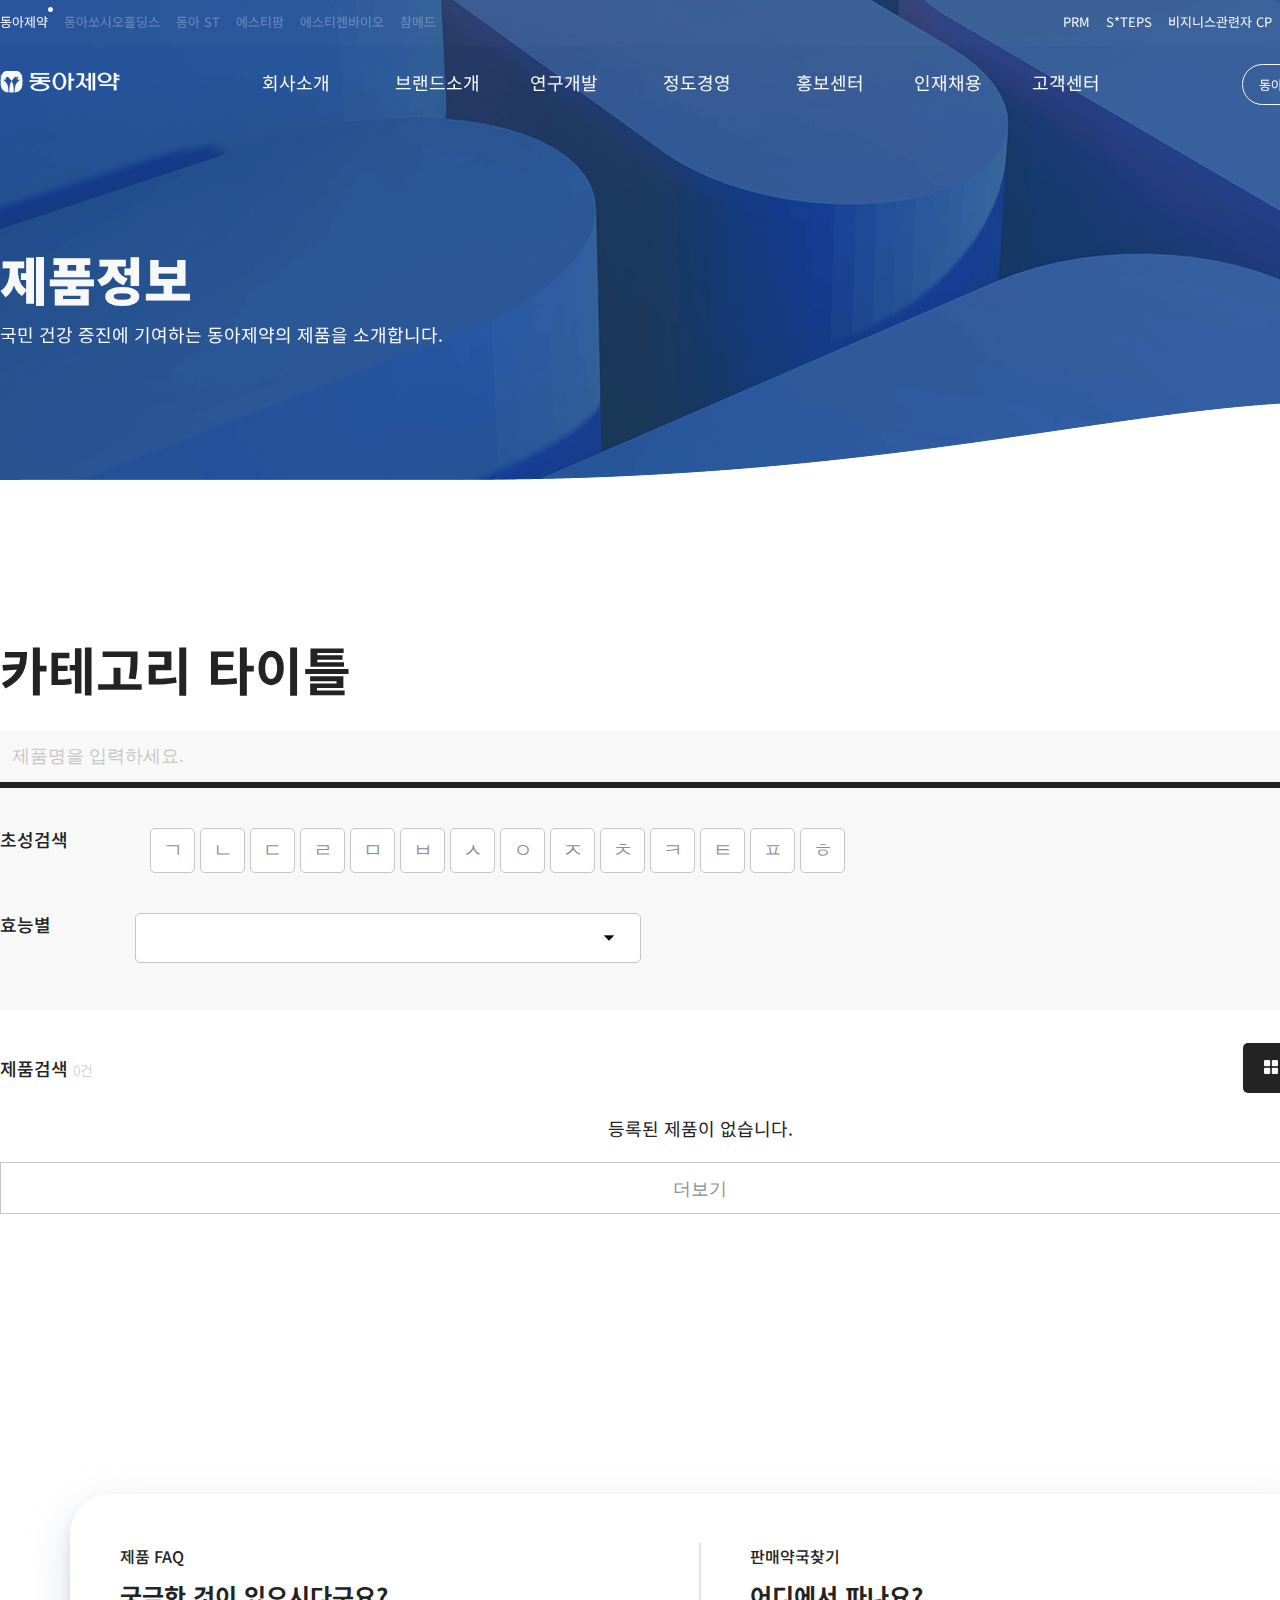
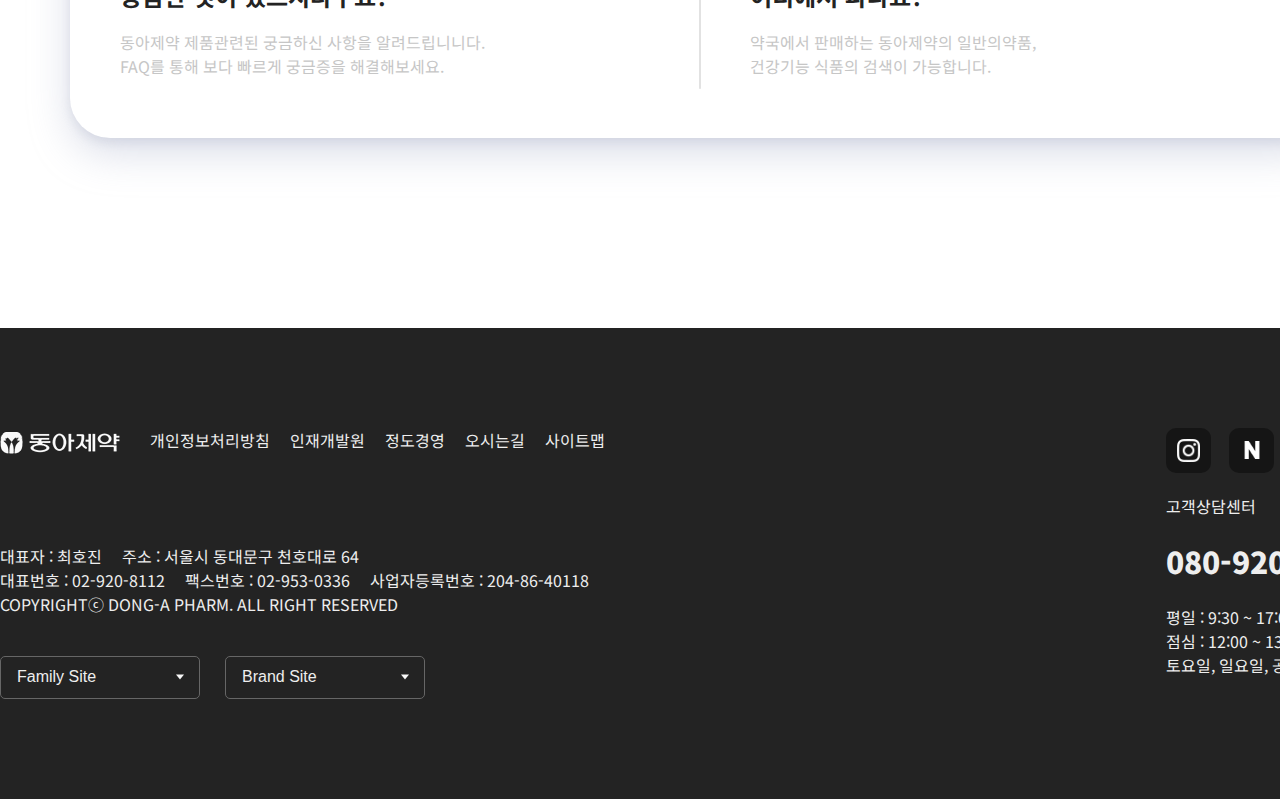
<file: subpage/dapharm/brand-category.html>
<!DOCTYPE html>
<html lang="ko">
    <head>
        <meta charset="UTF-8">
        <meta http-equiv="X-UA-Compatible" content="IE=edge">
        <meta name="viewport" content="width=device-width, initial-scale=1.0">
        <title>김가영의 포트폴리오 - 동아제약 제품소개 페이지
        </title>
        <meta name="keywords" content="동아제약, 글로벌, DONG-A PHARM">
        <meta name="description" content="동아제약 제품소개 페이지입니다. ">
        <!-- favicon -->
        <link rel="shortcut icon" href="./image/favicon.ico" type="image/x-icon">
        <link rel="icon" href="./image/favicon.ico" type="image/x-icon">
        <!-- 모바일 대응 iOS 2.0 이상과 안드로이드 2.1 이상의 기기들에선 아래와 같이 삽입한다. -->
        <link rel="apple-touch-icon-precomposed" href="./image/favicon.ico">
        <link rel="stylesheet" href="css/common.css">
        <link rel="stylesheet" href="css/brand.css">
        <link
            href="https://fonts.googleapis.com/css2?family=Noto+Sans+KR:wght@100;300;400;500;700;900&display=swap"
            rel="stylesheet">
        <link
            href="https://fonts.googleapis.com/css2?family=Roboto:wght@100;300;400;500;700;900&display=swap"
            rel="stylesheet">
        <!-- 스크롤fade효과 -->
        <script src="https://unpkg.com/aos@2.3.1/dist/aos.js"></script>
        <link href="https://unpkg.com/aos@2.3.1/dist/aos.css" rel="stylesheet">
        <!-- <script
        src="https://ajax.googleapis.com/ajax/libs/jquery/3.6.0/jquery.min.js"></script>
        -->
        <script src="./js/jquery-3.6.1.min.js"></script>

    </head>
    <body>
        <!-- skip-nav -->
        <div class="skip-nav">
            <a href="#contents">본문 바로가기</a>
            <a href="#hdMenu">메뉴 바로가기</a>
        </div>
        <!-- //skip-nav -->

        <!-- wrap -->
        <div id="wrap">
            <!-- header -->
            <header>
              <!-- top-hd -->
              <div class="top-hd">
                  <div class="container">
                      <ul class="family-site">
                          <li>
                              <a href="index.html" class="active">동아제약</a>
                          </li>
                          <li>
                              <a href="http://www.donga.co.kr/Main.da" class="real-link">동아쏘시오홀딩스</a>
                          </li>
                          <li>
                              <a href="http://www.donga-st.com/Main.da" class="real-link">동아 ST</a>
                          </li>
                          <li>
                              <a href="https://www.stpharm.co.kr/" class="real-link">에스티팜</a>
                          </li>
                          <li>
                              <a href="http://www.stgenbio.com/" class="real-link">에스티젠바이오</a>
                          </li>
                          <li>
                              <a href="http://www.chammed.co.kr/new/index.asp" class="real-link">참메드</a>
                          </li>
                      </ul>
                      <ul class="util">
                          <li>
                              <a href="https://prm-ph.dongasocio.com:2445/index_prm.html" class="real-link">PRM</a>
                          </li>
                          <li>
                              <a href="https://donga.recruiter.co.kr/appsite/company/index" class="real-link">S*TEPS</a>
                          </li>
                          <li>
                              <a href="https://cp.dapharm.com/csr/index" class="real-link">비지니스관련자 CP</a>
                          </li>
                          <li>
                              <a href="site-map.html">사이트맵</a>
                          </li>
                          <li class="lang-set">
                              <button type="button" class="btn-lang ">KOR</button>
                              <ul class="lang">
                                  <li>
                                      <a href="#" class="active">KOR</a>
                                  </li>
                                  <li>
                                      <a href="#">ENG</a>
                                  </li>
                              </ul>
                          </li>
                      </ul>
                  </div>
              </div>
              <!--// top-hd -->
              <!-- hdMenu -->
              <div id="hdMenu" class="hd">
                  <div class="container">
                      <!-- logo -->
                      <h1 class="logo">
                          <a href="index.html" title="메인페이지 바로가기">
                              <span class="hidden">동아제약</span>
                          </a>
                      </h1>
                      <!-- //logo -->
                      <!-- nav -->
                      <nav class="hdNav">
                          <ul class="menu">
                              <li>
                                  <a href="company.html#about-company">회사소개</a>
                                  <ul class="depth">
                                      <li>
                                          <a href="company.html#ceo-greetings">CEO인사말</a>
                                      </li>
                                      <li>
                                          <a href="company.html#company-vision">기업이념 및 비전</a>
                                      </li>
                                      <li>
                                          <a href="company.html#company-business">주요사업분야</a>
                                      </li>
                                      <li>
                                          <a href="company.html#company-history">연혁</a>
                                      </li>
                                      <li>
                                          <a href="company.html#company-ci">CI소개</a>
                                      </li>
                                      <li>
                                          <a href="company.html#company-location">오시는 길</a>
                                      </li>
                                  </ul>
                              </li>
                              <li>
                                  <a href="brand.html">브랜드소개</a>
                                  <ul class="depth">
                                      <li>
                                          <a href="brand.html#product-brand">브랜드소개</a>
                                      </li>
                                      <li>
                                          <a href="brand.html#product-new">신제품</a>
                                      </li>
                                      <li>
                                          <a href="brand.html#product-search">제품검색</a>
                                      </li>
                                      <li>
                                          <a href="brand-category.html?itemType=일반의약품">일반의약품</a>
                                      </li>
                                      <li>
                                          <a href="brand-category.html?itemType=의약외품">의약외품</a>
                                      </li>
                                      <li>
                                          <a href="brand-category.html?itemType=건강기능식품">건강기능식품</a>
                                      </li>
                                      <li>
                                          <a href="brand-category.html?itemType=생활건강&sol;화장품">생활건강&sol;화장품</a>
                                      </li>
                                  </ul>
                              </li>
                              <li>
                                  <a href="rnd.html">연구개발</a>
                                  <ul class="depth">
                                      <li>
                                          <a href="rnd.html#rnd-intro">R&D</a>
                                      </li>
                                      <li>
                                          <a href="rnd.html#rnd-rp">연구성과</a>
                                      </li>
                                      <li>
                                          <a href="rnd.html#rnd-cns">과제 및 전략</a>
                                      </li>
                                  </ul>
                              </li>
                              <li>
                                  <a href="management.html">정도경영</a>
                                  <ul class="depth">
                                      <li>
                                          <a href="management.html#mp">정도경영 철학</a>
                                      </li>
                                      <li>
                                          <a href="management.html#svm">사회적가치 경영</a>
                                      </li>
                                      <li>
                                          <a href="management.html#esnhm">환경안전보건경영</a>
                                      </li>
                                      <li>
                                          <a href="management.html#cm">준법경영</a>
                                      </li>
                                      <li>
                                          <a href="management.html#com">소비자 중심경영</a>
                                      </li>
                                      <li>
                                          <a href="management.html#sc">사회공헌</a>
                                      </li>
                                      <li>
                                          <a href="management.html#ir">통합보고서</a>
                                      </li>
                                  </ul>
                              </li>
                              <li>
                                  <a href="news.html">홍보센터</a>
                                  <ul class="depth sub-menu">
                                      <li>
                                          <a href="news.html#newsList">새소식</a>
                                      </li>
                                      <li>
                                          <a href="news.html#storyList">위드동아</a>
                                      </li>
                                      <li>
                                          <a href="news.html#csrList">사회공헌 소식</a>
                                      </li>
                                      <li>
                                          <a href="news.html#cfList">홍보영상</a>
                                      </li>
                                      <li>
                                          <a href="news.html#noticeList">동아공고</a>
                                      </li>
                                  </ul>
                              </li>
                              <li>
                                  <a href="recruit.html">인재채용</a>
                                  <ul class="depth sub-menu">
                                      <li>
                                          <a href="recruit.html#recruit-info">채용안내</a>
                                      </li>
                                      <li>
                                          <a href="recruit.html#recruit-notice">채용공고</a>
                                      </li>
                                      <li>
                                          <a href="recruit.html#recruit-faq">채용 FAQ</a>
                                      </li>
                                      <li>
                                          <a href="recruit.html#recruit-qna">채용문의</a>
                                      </li>
                                      <li>
                                          <a href="recruit.html#recruit-system">인사제도</a>
                                      </li>
                                  </ul>
                              </li>
                              <li>
                                  <a href="service.html">고객센터</a>
                                  <ul class="depth">
                                      <li>
                                          <a href="service.html">고객문의</a>
                                      </li>
                                      <li>
                                          <a href="audit.html">감사제보</a>
                                      </li>
                                      <li>
                                          <ul class="hidden-menu sub-menu">
                                              <li>
                                                  <a href="audit.html#audit-info">제보안내</a>
                                              </li>
                                              <li>
                                                  <a href="audit.html#audit-report">제보하기</a>
                                              </li>
                                              <li>
                                                  <a href="audit.html#audit-confirm">제보확인</a>
                                              </li>
                                          </ul>
                                      </li>
                                  </ul>
                              </li>
                          </ul>
                      </nav>
                      <!-- //nav -->
                      <!-- hd-right -->
                      <div class="hd-right">
                          <ul>
                              <li>
                                  <a href="https://www.dmall.co.kr/index.html" class="mall-btn real-link">동아제약 공식몰</a>
                              </li>
                              <li>
                                  <button type="button" class="hamburger" title="전체메뉴 열기"></button>
                              </li>
                          </ul>
                      </div>
                      <!-- //hd-right -->
                  </div>
              </div>
              <!--// hdMenu -->
              <div class="depth-bg"></div>
              <!-- all-menu -->
              <div class="all-menu">
                  <div class="container">
                      <!-- all-hd -->
                      <div class="all-hd">
                          <div class="all-logo"></div>
                          <div class="all-control">
                              <ul class="lang">
                                  <li>
                                      <a href="#" class="active">KOR</a>
                                  </li>
                                  <li>
                                      <a href="#">ENG</a>
                                  </li>
                              </ul>
                              <button type="button" class="all-close" title="전체메뉴 닫기"></button>
                          </div>
                      </div>
                      <!--// all-hd -->
                      <!-- all-layout -->
                      <div class="all-layout">
                          <!-- layout1 -->
                          <div class="layout">
                              <!-- all-family -->
                              <div class="all-family">
                                  <p class="all-tit">Family</p>
                                  <ul class="all-depth">
                                      <li>
                                          <a href="index.html">동아제약</a>
                                      </li>
                                      <li>
                                          <a href="http://www.donga.co.kr/Main.da" class="real-link">동아쏘시오홀딩스</a>
                                      </li>
                                      <li>
                                          <a href="http://www.donga-st.com/Main.da" class="real-link">동아 ST</a>
                                      </li>
                                      <li>
                                          <a href="https://www.stpharm.co.kr/" class="real-link">에스티팜</a>
                                      </li>
                                      <li>
                                          <a href="http://www.stgenbio.com/" class="real-link">에스티젠바이오</a>
                                      </li>
                                      <li>
                                          <a href="http://www.chammed.co.kr/new/index.asp" class="real-link">참메드</a>
                                      </li>
                                  </ul>
                              </div>
                              <!-- //all-family -->
                              <!-- all-ft -->
                              <div class="all-ft">
                                  <ul class="all-ft-link">
                                      <li>
                                          <a href="https://prm-ph.dongasocio.com:2445/index_prm.html" class="real-link">PRM</a>
                                      </li>
                                      <li>
                                          <a href="http://steps.dongasocio.com" class="real-link">S*TEPS</a>
                                      </li>
                                      <li>
                                          <a href="https://cp.dapharm.com/csr/index" class="real-link">비지니스관련자 CP</a>
                                      </li>
                                  </ul>
                                  <ul class="all-info">
                                      <li>
                                          <p class="all-info-title">contacts</p>
                                          <div class="all-info-text">
                                              <p>온라인문의하러가기</p>
                                              <p>080 920 2002</p>
                                          </div>
                                      </li>
                                      <li>
                                          <p class="all-info-title">office</p>
                                          <div class="all-info-text">
                                              <p>서울시 동대문구 천호대로 64</p>
                                              <p>02 920 8112</p>
                                          </div>
                                      </li>
                                  </ul>
                              </div>
                              <!-- // all-ft -->
                          </div>
                          <!-- //layout1 -->
                          <!-- layout2 -->
                          <div class="layout">
                              <ul class="all-gnb">
                                  <li>
                                      <a href="company.html#about-company" class="all-tit">회사소개</a>
                                      <ul class="all-depth sub-menu">
                                          <li>
                                              <a href="company.html#ceo-greetings">CEO인사말</a>
                                          </li>
                                          <li>
                                              <a href="company.html#company-vision">기업이념 및 비전</a>
                                          </li>
                                          <li>
                                              <a href="company.html#company-business">주요사업분야</a>
                                          </li>
                                          <li>
                                              <a href="company.html#company-history">연혁</a>
                                          </li>
                                          <li>
                                              <a href="company.html#company-ci">CI소개</a>
                                          </li>
                                          <li>
                                              <a href="company.html#company-location">오시는 길</a>
                                          </li>
                                      </ul>
                                  </li>
                                  <li>
                                      <a href="brand.html" class="all-tit">브랜드소개</a>
                                      <ul class="all-depth ">
                                          <li>
                                              <a href="brand.html#product-brand">브랜드소개</a>
                                          </li>
                                          <li>
                                              <a href="brand.html#product-new">신제품</a>
                                          </li>
                                          <li>
                                              <a href="brand.html#product-search">제품검색</a>
                                          </li>
                                          <li>
                                              <a href="brand-category.html?itemType=일반의약품">일반의약품</a>
                                          </li>
                                          <li>
                                              <a href="brand-category.html?itemType=의약외품">의약외품</a>
                                          </li>
                                          <li>
                                              <a href="brand-category.html?itemType=건강기능식품">건강기능식품</a>
                                          </li>
                                          <li>
                                              <a href="brand-category.html?itemType=생활건강&sol;화장품">생활건강&sol;화장품</a>
                                          </li>
                                      </ul>
                                  </li>
                                  <li>
                                      <a href="rnd.html" class="all-tit">연구개발</a>
                                      <ul class="all-depth ">
                                          <li>
                                              <a href="rnd.html#rnd-intro">R&D</a>
                                          </li>
                                          <li>
                                              <a href="rnd.html#rnd-rp">연구성과</a>
                                          </li>
                                          <li>
                                              <a href="rnd.html#rnd-cns">과제 및 전략</a>
                                          </li>
                                      </ul>
                                  </li>
                                  <li>
                                      <a href="management.html" class="all-tit">정도경영</a>
                                      <ul class="all-depth ">
                                          <li>
                                              <a href="management.html#mp">정도경영 철학</a>
                                          </li>
                                          <li>
                                              <a href="management.html#svm">사회적가치 경영</a>
                                          </li>
                                          <li>
                                              <a href="management.html#esnhm">환경안전보건경영</a>
                                          </li>
                                          <li>
                                              <a href="management.html#cm">준법경영</a>
                                          </li>
                                          <li>
                                              <a href="management.html#com">소비자 중심경영</a>
                                          </li>
                                          <li>
                                              <a href="management.html#sc">사회공헌</a>
                                          </li>
                                          <li>
                                              <a href="management.html#ir">통합보고서</a>
                                          </li>
                                      </ul>
                                  </li>
                                  <li>
                                      <a href="news.html" class="all-tit">홍보센터</a>
                                      <ul class="all-depth sub-menu">
                                          <li>
                                              <a href="news.html#newsList">새소식</a>
                                          </li>
                                          <li>
                                              <a href="news.html#storyList">위드동아</a>
                                          </li>
                                          <li>
                                              <a href="news.html#csrList">사회공헌 소식</a>
                                          </li>
                                          <li>
                                              <a href="news.html#cfList">홍보영상</a>
                                          </li>
                                          <li>
                                              <a href="news.html#noticeList">동아공고</a>
                                          </li>
                                      </ul>
                                  </li>
                                  <li>
                                      <a href="recruit.html" class="all-tit">인재채용</a>
                                      <ul class="all-depth sub-menu">
                                          <li>
                                              <a href="recruit.html#recruit-info">채용안내</a>
                                          </li>
                                          <li>
                                              <a href="recruit.html#recruit-notice">채용공고</a>
                                          </li>
                                          <li>
                                              <a href="recruit.html#recruit-faq">채용 FAQ</a>
                                          </li>
                                          <li>
                                              <a href="recruit.html#recruit-qna">채용문의</a>
                                          </li>
                                          <li>
                                              <a href="recruit.html#recruit-system">인사제도</a>
                                          </li>
                                      </ul>
                                  </li>
                                  <li>
                                      <a href="service.html" class="all-tit">고객센터</a>
                                      <ul class="all-depth ">
                                          <li>
                                              <a href="service.html">고객문의</a>
                                          </li>
                                          <li>
                                              <a href="audit.html">감사제보</a>
                                          </li>
                                          <li>
                                              <ul class="hidden-menu sub-menu">
                                                  <li>
                                                      <a href="audit.html#audit-info">제보안내</a>
                                                  </li>
                                                  <li>
                                                      <a href="audit.html#audit-report">제보하기</a>
                                                  </li>
                                                  <li>
                                                      <a href="audit.html#audit-confirm">제보확인</a>
                                                  </li>
                                              </ul>
                                          </li>
                                      </ul>
                                  </li>
                              </ul>
                              <a href="https://www.dmall.co.kr/index.html" class="all-mall-btn real-link">동아제약 공식몰 바로가기</a>
                          </div>
                          <!-- //layout2 -->
                      </div>
                      <!--//all-layout -->
                  </div>
              </div>
              <!-- //all-menu -->
          </header>
            <!--//header -->
            <!-- visual -->
            <section class="visual product">
                <div class="container" data-aos="fade-up" data-aos-duration="2000">
                    <h2>제품정보</h2>
                    <p>국민 건강 증진에 기여하는 동아제약의 제품을 소개합니다.</p>
                </div>
            </section>
            <!--//visual -->
            <!-- contents -->
            <div id="contents">
                <!-- common-link -->
                <div class="common-link">
                    <div class="container">
                        <!-- lnb -->
                        <div class="lnb">
                            <ul>
                                <!-- li 동적 생성 nono -->
                                <li>
                                    <a href="brand.html#pproduct-brand">브랜드소개</a>
                                </li>
                                <li>
                                    <a href="brand.html#product-new">신제품</a>
                                </li>
                                <li>
                                    <a href="brand.html#product-search">제품검색</a>
                                </li>
                                <li>
                                    <a href="brand-category.html?itemType=일반의약품">일반의약품</a>
                                </li>
                                <li>
                                    <a href="brand-category.html?itemType=의약외품">의약외품</a>
                                </li>
                                <li>
                                    <a href="brand-category.html?itemType=건강기능식품">건강기능식품</a>
                                </li>
                                <li>
                                    <a href="brand-category.html?itemType=생활건강&sol;화장품">생활건강&sol;화장품</a>
                                </li>
                            </ul>
                        </div>
                        <!-- //lnb -->
                        <!-- location-link -->
                        <ul class="location-link">
                            <li>
                                <a href="index.html">홈</a>
                            </li>
                            <li>
                                <a href="brand.html">브랜드소개</a>
                            </li>
                            <li>
                                <a href="">
                                    <!-- 동적 생성 -->
                                </a>
                            </li>
                        </ul>
                        <!-- //location-link -->
                    </div>
                </div>
                <!-- //common-link -->
                <!-- category-search -->
                <article id="category-search">
                    <div class="container">
                        <h3 class="category-tit">카테고리 타이틀</h3>
                        <!-- sch-box -->
                        <div class="sch-box">
                            <div class="sch-input">
                                <h4 class="hidden">제품검색</h4>
                                <input type="text" class="input-search" placeholder="제품명을 입력하세요.">
                                <button type="button" class="srch-btn">
                                    <span class="hidden">검색버튼</span></button>
                            </div>
                            <div class="sch-initial box">
                                <h4>초성검색</h4>
                                <div class="cho-box box-wrap">
                                    <button type="button" class="cho">ㄱ</button>
                                    <button type="button" class="cho">ㄴ</button>
                                    <button type="button" class="cho">ㄷ</button>
                                    <button type="button" class="cho">ㄹ</button>
                                    <button type="button" class="cho">ㅁ</button>
                                    <button type="button" class="cho">ㅂ</button>
                                    <button type="button" class="cho">ㅅ</button>
                                    <button type="button" class="cho">ㅇ</button>
                                    <button type="button" class="cho">ㅈ</button>
                                    <button type="button" class="cho">ㅊ</button>
                                    <button type="button" class="cho">ㅋ</button>
                                    <button type="button" class="cho">ㅌ</button>
                                    <button type="button" class="cho">ㅍ</button>
                                    <button type="button" class="cho">ㅎ</button>
                                </div>
                            </div>
                            <div class="sch-item box">
                                <h4>효능별</h4>
                                <div class="item-box box-wrap">
                                    <label for="srcheff">효능구분 조건</label>
                                    <select id="srcheff">
                                        <option value="1" disabled="disabled">효능구분</option>
                                        <!-- <option> 동적 생성 </option> -->
                                    </select>
                                </div>
                            </div>

                        </div>
                        <!-- //sch-box -->
                        <!-- content -->
                        <div class="content">
                            <!-- prdt-result -->
                            <div class="prdt-result">
                                <!-- rseult-top -->
                                <div class="rseult-top">
                                    <h4>제품검색
                                        <span>
                                            <span class="num"></span>건</span></h4>
                                    <div class="sch-tab">
                                        <!-- brand-category.html?itemType=일반의약품 -->
                                        <button type="button" class="on">전체제품보기</button>
                                    </div>
                                </div>
                                <!-- //rseult-top -->
                                <!-- result-item -->
                                <ul class="result-item">
                                    <!-- <li> 동적 생성 </li> -->
                                </ul>
                                <!-- result-item -->
                                <button class="load-more on">
                                    더보기
                                </button>
                            </div>
                            <!-- //prdt-result -->
                        </div>
                        <!-- //content -->
                    </div>
                </article>
                <!--//category-search -->
                <!-- others -->
                <article id="others">
                    <div class="container">
                        <h3 class="hidden">기타</h3>
                        <!-- content -->
                        <div class="content">
                            <!-- others-wrap -->
                            <div class="others-wrap">
                                <a href="brand-faq.html" class="other">
                                    <p class="tit">제품 FAQ</p>
                                    <b>궁금한 것이 있으시다구요?</b>
                                    <p>동아제약 제품관련된 궁금하신 사항을 알려드립니니다.<br>
                                        FAQ를 통해 보다 빠르게 궁금증을 해결해보세요.
                                    </p>
                                </a>
                                <a href="brand-pharmacy.html" class="other">
                                    <p class="tit">판매약국찾기</p>
                                    <b>어디에서 파나요?</b>
                                    <p>약국에서 판매하는 동아제약의 일반의약품,<br>
                                        건강기능 식품의 검색이 가능합니다.
                                    </p>
                                </a>
                            </div>
                            <!-- //others-wrap -->
                        </div>
                        <!-- //content -->
                    </div>
                </article>
                <!--//others -->
            </div>
            <!--//contents -->
            <!-- footer -->
            <footer id="ftArea">
                <div class="container">
                    <!-- ft-info -->
                    <div class="ft-info">
                        <!-- ft-nav -->
                        <ul class="ft-nav">
                            <li class="ft-logo">
                                <a href="index.html"></a>
                            </li>
                            <li>
                                <a href="privacy.html">개인정보처리방침</a>
                            </li>
                            <li>
                                <a href="http://education.donga.co.kr/" class="real-link">인재개발원</a>
                            </li>
                            <li>
                                <a href="management.html">정도경영</a>
                            </li>
                            <li>
                                <a href="company.html#company-location">오시는길</a>
                            </li>
                            <li>
                                <a href="site-map.html">사이트맵</a>
                            </li>
                        </ul>
                        <!-- //ft-nav -->
                        <!-- ft-address -->
                        <div class="ft-address">
                            <span>대표자 : 최호진</span>
                            <span>주소 : 서울시 동대문구 천호대로 64</span><br>
                            <span>대표번호 : 02-920-8112</span>
                            <span>팩스번호 : 02-953-0336</span>
                            <span>사업자등록번호 : 204-86-40118</span><br>
                            <span>COPYRIGHTⓒ DONG-A PHARM. ALL RIGHT RESERVED</span>
                        </div>
                        <!-- //ft-address -->
                        <!-- site-link -->
                        <div class="site-link">
                            <!-- site1 -->
                            <div class="site">
                                <button type="button" class="btn-site btn-b ">Family Site</button>
                                <div class="f-site f1">
                                    <ul >
                                        <li>
                                            <p>지주회사</p>
                                            <a href="http://www.donga.co.kr/Main.da" class="real-link">동아쏘시오홀딩스</a>
                                        </li>
                                        <li>
                                            <p>제약</p>

                                            <a href="index.html">동아제약</a>
                                            <a href="http://www.donga-st.com/Main.da" class="real-link">동아ST</a>
                                            <a href="https://www.stpharm.co.kr/" class="real-link">에스티팜</a>
                                            <a href="http://www.stgenbio.com/" class="real-link">에스티젠바이오</a>
                                            <a href="http://www.chammed.co.kr/new/index.asp" class="real-link">참메드</a>
                                        </li>
                                        <li>
                                            <p>식음료</p>
                                            <a href="https://www.donga-otsuka.co.kr/" class="real-link">동아오츠카</a>
                                            <a href="http://www.dongcheonsu.com/" class="real-link">동천수</a>
                                        </li>
                                        <li>
                                            <p>물류</p>
                                            <a href="http://yongmalogis.co.kr/" class="real-link">용마로지스</a>
                                        </li>
                                        <li>
                                            <p>포장용기</p>
                                            <a href="http://www.isooseok.com/" class="real-link">수석</a>
                                        </li>
                                        <li>
                                            <p>기계부품</p>
                                            <a href="http://www.koreasinto.com/" class="real-link">한국신동공업</a>
                                        </li>
                                        <li>
                                            <p>정보통신</p>
                                            <a href="http://www.dainform.co.kr/" class="real-link">DA인포메이션</a>
                                        </li>
                                        <li>
                                            <p>건설</p>
                                            <a href="https://www.aben.co.kr/" class="real-link">아벤종합건설</a>
                                        </li>
                                        <li>
                                            <p>해외</p>
                                            <a
                                                href="http://www.donga.co.kr/Pass.da?viewPath=/b01/group_11"
                                                class="real-link">Dong-A America Co.</a>
                                            <a href="http://www.szdonga.com/" class="real-link">소주동아음료유한공사</a>
                                            <a
                                                href="http://www.donga.co.kr/Pass.da?viewPath=/b01/group_13"
                                                class="real-link">Dong-A Participacoes Ltda</a>
                                        </li>
                                    </ul>
                                </div>
                            </div>
                            <!-- //site1 -->
                            <!-- site2 -->
                            <div class="site f-brand">
                                <button type="button" class="btn-ite btn-b ">Brand Site</button>
                                <ul class="f-site f2">
                                    <li>
                                        <a href="http://www.bacchusd.com/" class="real-link">박카스</a>
                                    </li>
                                    <li>
                                        <a href="http://dpharm.co.kr/panpyrin/story" class="real-link">판피린</a>
                                    </li>
                                    <li>
                                        <a href="https://dmall.co.kr/brands/tempo/philosophy.html" class="real-link">템포</a>
                                    </li>
                                    <li>
                                        <a href="http://dpharm.co.kr/benachio/story" class="real-link">베나치오</a>
                                    </li>
                                    <li>
                                        <a href="http://dpharm.co.kr/noscarna/ko/story" class="real-link">노스카나</a>
                                    </li>
                                    <li>
                                        <a
                                            href="https://dmall.co.kr/brands/morningcare/philosophy.html"
                                            class="real-link">모닝케어</a>
                                    </li>
                                    <li>
                                        <a href="https://dmall.co.kr/brands/circuran/philosophy.html" class="real-link">써큐란</a>
                                    </li>
                                </ul>
                            </div>
                            <!-- //site2 f-brand-->
                        </div>
                        <!-- //site-link -->
                    </div>
                    <!-- //ft-info -->
                    <!-- ft-service -->
                    <div class="ft-service">
                        <ul class="sns-link">
                            <li>
                                <a href="#" class="real-link">
                                    <span class="hidden">동아제약 인스타그램</span></a>
                            </li>
                            <li>
                                <a href="#" class="real-link">
                                    <span class="hidden">동아제약 네이버</span></a>
                            </li>
                            <li>
                                <a href="#" class="real-link">
                                    <span class="hidden">동아제약 페이스북</span></a>
                            </li>
                            <li>
                                <a href="#" class="real-link">
                                    <span class="hidden">동아제약 유튜브</span></a>
                            </li>
                        </ul>
                        <p class="center-tit">고객상담센터</p>
                        <p class="center-num">080-920-2002</p>
                        <div class="center-info">
                            <p>평일 : 9:30 ~ 17:00</p>
                            <p>점심 : 12:00 ~ 13:00</p>
                            <p>토요일, 일요일, 공휴일 휴무입니다.</p>
                        </div>
                        <div class="service-center"></div>
                    </div>
                    <!-- //ft-service -->
                </div>
            </footer>
            <!-- //footer -->
        </div>
        <!-- //wrap -->
        <script src="./js/common.js"></script>
        <script src="./js/brand.js"></script>
        <script>

            var itemTypeName = $(".category-tit"); //카테고리 타입 이름
            //제품검색
            var prtRsultUl = $(".result-item"); //결과ul
            var loadMoreBtn = $(".load-more"); //더보기버튼
            var srchTotal = $(".prdt-result  .num"); //총개수
            var effectSelect = $("#srcheff"); //효능Select
            var schTab = $(".sch-tab button"); //제품카테고리Tab
            var schInputText = $(".input-search"); //검색창input
            var schBtn = $(".srch-btn"); //검색버튼
            var choBtn = $(".cho"); // 초성option
            var addItemCount = 12 // 화면에 몇개씩
            var added = 12 // 화면에 몇개씩

            $.getJSON("./data/item.json", itemList); //제품리스트.json
            var prdtType = getParameterByName('itemType'); //주소창 파라미터값

            //json파일 데이터
            function itemList(data) {
                //해당 카테고리 아이템 가져오기
                var itemArr = [];
                var effectArr = []; //효능별
                $.each(data, function (idx, item) {
                    var itemType = item.itemCategory;
                    //제품 카테고리 title
                    if (prdtType == itemType) {
                        itemTypeName.html(itemType)
                        itemArr.push(item);

                        //해당 카테고리 효능별 데이터 가져오기
                        var itmeEffect = item.itemClassify;
                        effectArr.push(itmeEffect);
                    }
                }) //each.data

                //카테고리 클릭
                schTab.click(function () {
                    //초기화
                    schInputText.val(""); //제품검색 초기화
                    choBtn.removeClass("on"); //초성검색 초기화
                    effectSelect.val("1"); //효능별 초기화
                    prtRsultUl
                        .find("li")
                        .remove(); //결과페이지
                    loadMoreBtn.addClass("on") //더보기
                    schTab.removeClass("on") //해당버튼아닌 경우
                    $(this).addClass("on") //버튼 활성화
                    added = 12; //더보기 수 초기화
                    //카테고리 데이터
                    catData(itemArr, prdtType) //해당 카테고리 아이템 불러오기
                    catListChunk() // 12개씩 초반 리스트 화면에 뿌리기
                }) //schTab.click

                //더보기 클릭
                loadMoreBtn.click(function () {
                    addItem(); //12개씩 보여지기
                }) //loadMoreBtn

                //처음 화면 전체제품보기 데이터 보여지기
                catData(itemArr, prdtType) //해당 카테고리 아이템 불러오기
                catListChunk() // 12개씩 초반 리스트 화면에 뿌리기

                //제품검색 엔터로 검색하기
                schInputText.keyup(function (event) {
                    choBtn.removeClass("on"); //초성검색 초기화
                    effectSelect.val("1"); //효능별 초기화
                    if (event.keyCode == 13) {
                        schInput(itemArr) //검색제품 나타나기
                        return;
                    }
                });

                //제품검색 클릭으로 검색하기
                schBtn.click(function () {
                    choBtn.removeClass("on"); //초성검색 초기화
                    effectSelect.val("1"); //효능별 초기화
                    schInput(itemArr) //검색제품 나타나기
                }) //schBtn.click

                //초성검색 클릭
                choBtn.each(function (i) {
                    $(this).click(function () {
                        // 초기화
                        schInputText.val(""); //제품검색 초기화
                        effectSelect.val("1"); //효능별 초기화
                        choBtn.removeClass("on")
                        $(this).addClass("on")

                        var thisCho = $(this).text();
                        //초성별 제품 가져오기
                        ChoMatch(itemArr, thisCho)
                    })
                }) //choBtn

                //효능별 구분 option만들기
                effectOption(effectArr)

                //효능별 구분 select 변경시 결과값 가져오기
                effectSelect.change(function () {
                    schInputText.val(""); //제품검색 초기화
                    choBtn.removeClass("on"); //초성검색 초기화
                    var thisValue = $(this).val();
                    choBtn.removeClass("on")
                    effectBtn(itemArr, thisValue)
                });

            } //itemList
        </script>
    </body>
</html>
</file>
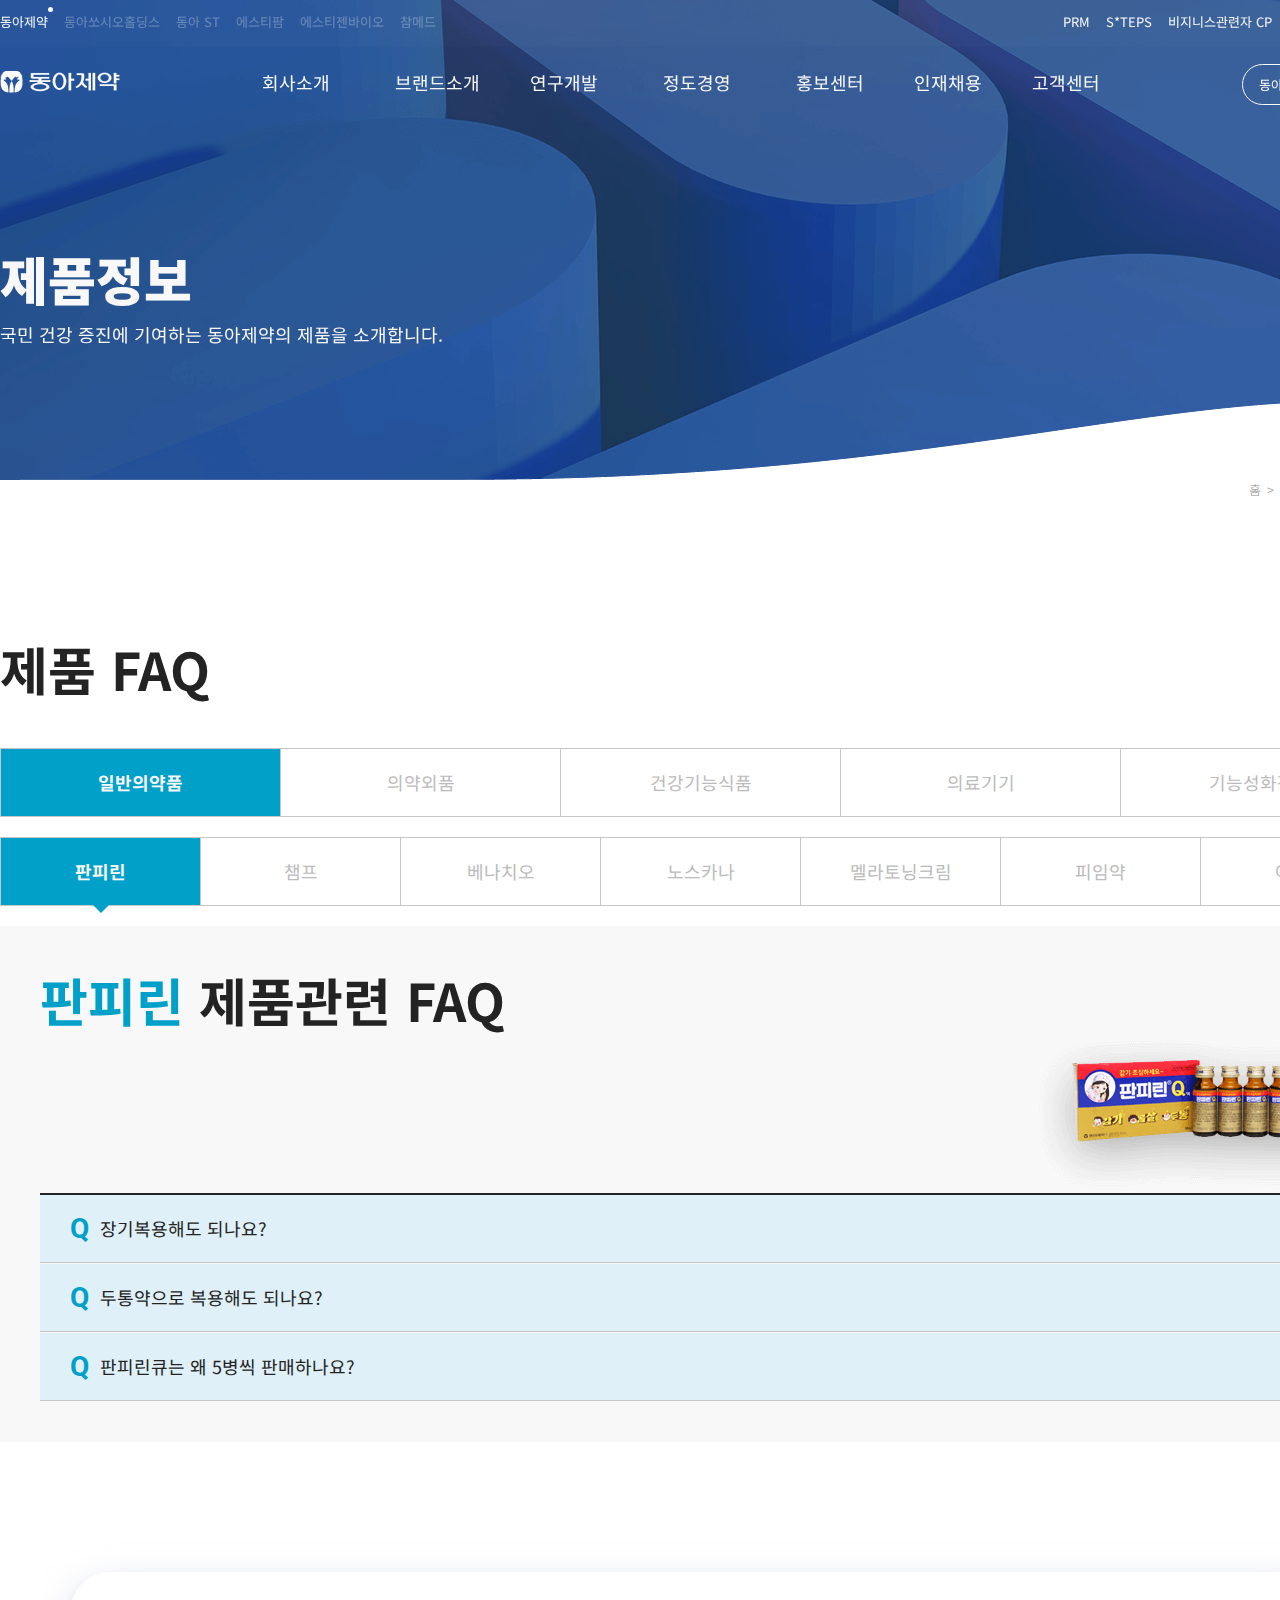
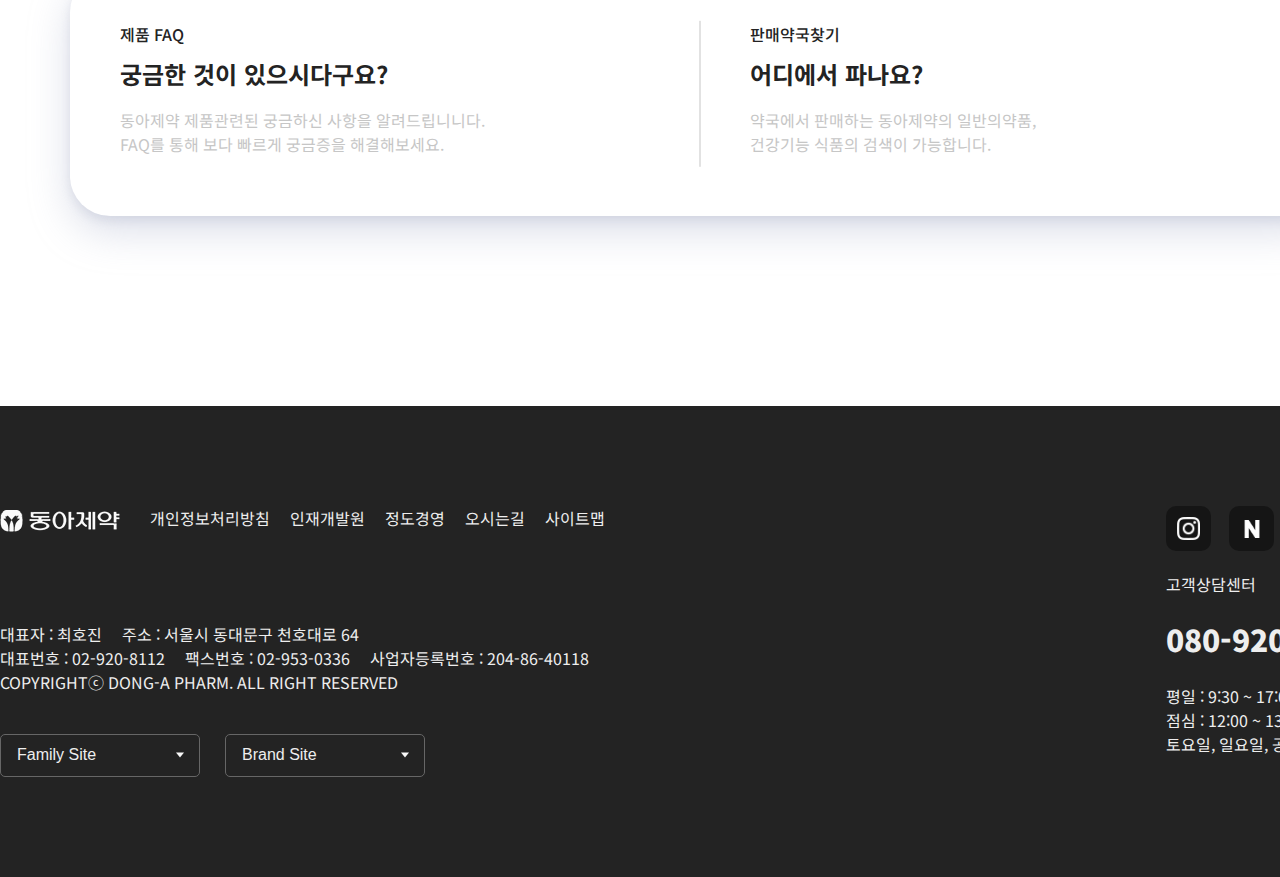
<file: subpage/dapharm/brand-faq.html>
<!DOCTYPE html>
<html lang="ko">
    <head>
        <meta charset="UTF-8">
        <meta http-equiv="X-UA-Compatible" content="IE=edge">
        <meta name="viewport" content="width=device-width, initial-scale=1.0">
        <title>동아제약 제품FAQ 페이지 | 김가영의 포트폴리오</title>
        <meta name="keywords" content="동아제약, 글로벌, DONG-A PHARM">
        <meta name="description" content="동아제약 제품FAQ 페이지입니다. ">
        <!-- favicon -->
        <link rel="shortcut icon" href="./image/favicon.ico" type="image/x-icon">
        <link rel="icon" href="./image/favicon.ico" type="image/x-icon">
        <!-- 모바일 대응 iOS 2.0 이상과 안드로이드 2.1 이상의 기기들에선 아래와 같이 삽입한다. -->
        <link rel="apple-touch-icon-precomposed" href="./image/favicon.ico">
        <link rel="stylesheet" href="css/common.css">
        <link rel="stylesheet" href="css/brand-sub.css">
        <link
            href="https://fonts.googleapis.com/css2?family=Noto+Sans+KR:wght@100;300;400;500;700;900&display=swap"
            rel="stylesheet">
        <link
            href="https://fonts.googleapis.com/css2?family=Roboto:wght@100;300;400;500;700;900&display=swap"
            rel="stylesheet">
        <!-- 스크롤fade효과 -->
        <script src="https://unpkg.com/aos@2.3.1/dist/aos.js"></script>
        <link href="https://unpkg.com/aos@2.3.1/dist/aos.css" rel="stylesheet">
        <script src="./js/jquery-3.6.1.min.js"></script>

    </head>
    <body>
        <!-- skip-nav -->
        <div class="skip-nav">
            <a href="#contents">본문 바로가기</a>
            <a href="#hdMenu">메뉴 바로가기</a>
        </div>
        <!-- //skip-nav -->
        <!-- wrap -->
        <div id="wrap">
            <!-- header -->
            <header>
                <!-- top-hd -->
                <div class="top-hd">
                    <div class="container">
                        <ul class="family-site">
                            <li>
                                <a href="index.html" class="active">동아제약</a>
                            </li>
                            <li>
                                <a href="http://www.donga.co.kr/Main.da" class="real-link">동아쏘시오홀딩스</a>
                            </li>
                            <li>
                                <a href="http://www.donga-st.com/Main.da" class="real-link">동아 ST</a>
                            </li>
                            <li>
                                <a href="https://www.stpharm.co.kr/" class="real-link">에스티팜</a>
                            </li>
                            <li>
                                <a href="http://www.stgenbio.com/" class="real-link">에스티젠바이오</a>
                            </li>
                            <li>
                                <a href="http://www.chammed.co.kr/new/index.asp" class="real-link">참메드</a>
                            </li>
                        </ul>
                        <ul class="util">
                            <li>
                                <a href="https://prm-ph.dongasocio.com:2445/index_prm.html" class="real-link">PRM</a>
                            </li>
                            <li>
                                <a href="https://donga.recruiter.co.kr/appsite/company/index" class="real-link">S*TEPS</a>
                            </li>
                            <li>
                                <a href="https://cp.dapharm.com/csr/index" class="real-link">비지니스관련자 CP</a>
                            </li>
                            <li>
                                <a href="site-map.html">사이트맵</a>
                            </li>
                            <li class="lang-set">
                                <button type="button" class="btn-lang ">KOR</button>
                                <ul class="lang">
                                    <li>
                                        <a href="#" class="active">KOR</a>
                                    </li>
                                    <li>
                                        <a href="#">ENG</a>
                                    </li>
                                </ul>
                            </li>
                        </ul>
                    </div>
                </div>
                <!--// top-hd -->
                <!-- hdMenu -->
                <div id="hdMenu" class="hd">
                    <div class="container">
                        <!-- logo -->
                        <h1 class="logo">
                            <a href="index.html" title="메인페이지 바로가기">
                                <span class="hidden">동아제약</span>
                            </a>
                        </h1>
                        <!-- //logo -->
                        <!-- nav -->
                        <nav class="hdNav">
                            <ul class="menu">
                                <li>
                                    <a href="company.html#about-company">회사소개</a>
                                    <ul class="depth">
                                        <li>
                                            <a href="company.html#ceo-greetings">CEO인사말</a>
                                        </li>
                                        <li>
                                            <a href="company.html#company-vision">기업이념 및 비전</a>
                                        </li>
                                        <li>
                                            <a href="company.html#company-business">주요사업분야</a>
                                        </li>
                                        <li>
                                            <a href="company.html#company-history">연혁</a>
                                        </li>
                                        <li>
                                            <a href="company.html#company-ci">CI소개</a>
                                        </li>
                                        <li>
                                            <a href="company.html#company-location">오시는 길</a>
                                        </li>
                                    </ul>
                                </li>
                                <li>
                                    <a href="brand.html">브랜드소개</a>
                                    <ul class="depth">
                                        <li>
                                            <a href="brand.html#product-brand">브랜드소개</a>
                                        </li>
                                        <li>
                                            <a href="brand.html#product-new">신제품</a>
                                        </li>
                                        <li>
                                            <a href="brand.html#product-search">제품검색</a>
                                        </li>
                                        <li>
                                            <a href="brand-category.html?itemType=일반의약품">일반의약품</a>
                                        </li>
                                        <li>
                                            <a href="brand-category.html?itemType=의약외품">의약외품</a>
                                        </li>
                                        <li>
                                            <a href="brand-category.html?itemType=건강기능식품">건강기능식품</a>
                                        </li>
                                        <li>
                                            <a href="brand-category.html?itemType=생활건강&sol;화장품">생활건강&sol;화장품</a>
                                        </li>
                                    </ul>
                                </li>
                                <li>
                                    <a href="rnd.html">연구개발</a>
                                    <ul class="depth">
                                        <li>
                                            <a href="rnd.html#rnd-intro">R&D</a>
                                        </li>
                                        <li>
                                            <a href="rnd.html#rnd-rp">연구성과</a>
                                        </li>
                                        <li>
                                            <a href="rnd.html#rnd-cns">과제 및 전략</a>
                                        </li>
                                    </ul>
                                </li>
                                <li>
                                    <a href="management.html">정도경영</a>
                                    <ul class="depth">
                                        <li>
                                            <a href="management.html#mp">정도경영 철학</a>
                                        </li>
                                        <li>
                                            <a href="management.html#svm">사회적가치 경영</a>
                                        </li>
                                        <li>
                                            <a href="management.html#esnhm">환경안전보건경영</a>
                                        </li>
                                        <li>
                                            <a href="management.html#cm">준법경영</a>
                                        </li>
                                        <li>
                                            <a href="management.html#com">소비자 중심경영</a>
                                        </li>
                                        <li>
                                            <a href="management.html#sc">사회공헌</a>
                                        </li>
                                        <li>
                                            <a href="management.html#ir">통합보고서</a>
                                        </li>
                                    </ul>
                                </li>
                                <li>
                                    <a href="news.html">홍보센터</a>
                                    <ul class="depth sub-menu">
                                        <li>
                                            <a href="news.html#newsList">새소식</a>
                                        </li>
                                        <li>
                                            <a href="news.html#storyList">위드동아</a>
                                        </li>
                                        <li>
                                            <a href="news.html#csrList">사회공헌 소식</a>
                                        </li>
                                        <li>
                                            <a href="news.html#cfList">홍보영상</a>
                                        </li>
                                        <li>
                                            <a href="news.html#noticeList">동아공고</a>
                                        </li>
                                    </ul>
                                </li>
                                <li>
                                    <a href="recruit.html">인재채용</a>
                                    <ul class="depth sub-menu">
                                        <li>
                                            <a href="recruit.html#recruit-info">채용안내</a>
                                        </li>
                                        <li>
                                            <a href="recruit.html#recruit-notice">채용공고</a>
                                        </li>
                                        <li>
                                            <a href="recruit.html#recruit-faq">채용 FAQ</a>
                                        </li>
                                        <li>
                                            <a href="recruit.html#recruit-qna">채용문의</a>
                                        </li>
                                        <li>
                                            <a href="recruit.html#recruit-system">인사제도</a>
                                        </li>
                                    </ul>
                                </li>
                                <li>
                                    <a href="service.html">고객센터</a>
                                    <ul class="depth">
                                        <li>
                                            <a href="service.html">고객문의</a>
                                        </li>
                                        <li>
                                            <a href="audit.html">감사제보</a>
                                        </li>
                                        <li>
                                            <ul class="hidden-menu sub-menu">
                                                <li>
                                                    <a href="audit.html#audit-info">제보안내</a>
                                                </li>
                                                <li>
                                                    <a href="audit.html#audit-report">제보하기</a>
                                                </li>
                                                <li>
                                                    <a href="audit.html#audit-confirm">제보확인</a>
                                                </li>
                                            </ul>
                                        </li>
                                    </ul>
                                </li>
                            </ul>
                        </nav>
                        <!-- //nav -->
                        <!-- hd-right -->
                        <div class="hd-right">
                            <ul>
                                <li>
                                    <a href="https://www.dmall.co.kr/index.html" class="mall-btn real-link">동아제약 공식몰</a>
                                </li>
                                <li>
                                    <button type="button" class="hamburger" title="전체메뉴 열기"></button>
                                </li>
                            </ul>
                        </div>
                        <!-- //hd-right -->
                    </div>
                </div>
                <!--// hdMenu -->
                <div class="depth-bg"></div>
                <!-- all-menu -->
                <div class="all-menu">
                    <div class="container">
                        <!-- all-hd -->
                        <div class="all-hd">
                            <div class="all-logo"></div>
                            <div class="all-control">
                                <ul class="lang">
                                    <li>
                                        <a href="#" class="active">KOR</a>
                                    </li>
                                    <li>
                                        <a href="#">ENG</a>
                                    </li>
                                </ul>
                                <button type="button" class="all-close" title="전체메뉴 닫기"></button>
                            </div>
                        </div>
                        <!--// all-hd -->
                        <!-- all-layout -->
                        <div class="all-layout">
                            <!-- layout1 -->
                            <div class="layout">
                                <!-- all-family -->
                                <div class="all-family">
                                    <p class="all-tit">Family</p>
                                    <ul class="all-depth">
                                        <li>
                                            <a href="index.html">동아제약</a>
                                        </li>
                                        <li>
                                            <a href="http://www.donga.co.kr/Main.da" class="real-link">동아쏘시오홀딩스</a>
                                        </li>
                                        <li>
                                            <a href="http://www.donga-st.com/Main.da" class="real-link">동아 ST</a>
                                        </li>
                                        <li>
                                            <a href="https://www.stpharm.co.kr/" class="real-link">에스티팜</a>
                                        </li>
                                        <li>
                                            <a href="http://www.stgenbio.com/" class="real-link">에스티젠바이오</a>
                                        </li>
                                        <li>
                                            <a href="http://www.chammed.co.kr/new/index.asp" class="real-link">참메드</a>
                                        </li>
                                    </ul>
                                </div>
                                <!-- //all-family -->
                                <!-- all-ft -->
                                <div class="all-ft">
                                    <ul class="all-ft-link">
                                        <li>
                                            <a href="https://prm-ph.dongasocio.com:2445/index_prm.html" class="real-link">PRM</a>
                                        </li>
                                        <li>
                                            <a href="http://steps.dongasocio.com" class="real-link">S*TEPS</a>
                                        </li>
                                        <li>
                                            <a href="https://cp.dapharm.com/csr/index" class="real-link">비지니스관련자 CP</a>
                                        </li>
                                    </ul>
                                    <ul class="all-info">
                                        <li>
                                            <p class="all-info-title">contacts</p>
                                            <div class="all-info-text">
                                                <p>온라인문의하러가기</p>
                                                <p>080 920 2002</p>
                                            </div>
                                        </li>
                                        <li>
                                            <p class="all-info-title">office</p>
                                            <div class="all-info-text">
                                                <p>서울시 동대문구 천호대로 64</p>
                                                <p>02 920 8112</p>
                                            </div>
                                        </li>
                                    </ul>
                                </div>
                                <!-- // all-ft -->
                            </div>
                            <!-- //layout1 -->
                            <!-- layout2 -->
                            <div class="layout">
                                <ul class="all-gnb">
                                    <li>
                                        <a href="company.html#about-company" class="all-tit">회사소개</a>
                                        <ul class="all-depth sub-menu">
                                            <li>
                                                <a href="company.html#ceo-greetings">CEO인사말</a>
                                            </li>
                                            <li>
                                                <a href="company.html#company-vision">기업이념 및 비전</a>
                                            </li>
                                            <li>
                                                <a href="company.html#company-business">주요사업분야</a>
                                            </li>
                                            <li>
                                                <a href="company.html#company-history">연혁</a>
                                            </li>
                                            <li>
                                                <a href="company.html#company-ci">CI소개</a>
                                            </li>
                                            <li>
                                                <a href="company.html#company-location">오시는 길</a>
                                            </li>
                                        </ul>
                                    </li>
                                    <li>
                                        <a href="brand.html" class="all-tit">브랜드소개</a>
                                        <ul class="all-depth ">
                                            <li>
                                                <a href="brand.html#product-brand">브랜드소개</a>
                                            </li>
                                            <li>
                                                <a href="brand.html#product-new">신제품</a>
                                            </li>
                                            <li>
                                                <a href="brand.html#product-search">제품검색</a>
                                            </li>
                                            <li>
                                                <a href="brand-category.html?itemType=일반의약품">일반의약품</a>
                                            </li>
                                            <li>
                                                <a href="brand-category.html?itemType=의약외품">의약외품</a>
                                            </li>
                                            <li>
                                                <a href="brand-category.html?itemType=건강기능식품">건강기능식품</a>
                                            </li>
                                            <li>
                                                <a href="brand-category.html?itemType=생활건강&sol;화장품">생활건강&sol;화장품</a>
                                            </li>
                                        </ul>
                                    </li>
                                    <li>
                                        <a href="rnd.html" class="all-tit">연구개발</a>
                                        <ul class="all-depth ">
                                            <li>
                                                <a href="rnd.html#rnd-intro">R&D</a>
                                            </li>
                                            <li>
                                                <a href="rnd.html#rnd-rp">연구성과</a>
                                            </li>
                                            <li>
                                                <a href="rnd.html#rnd-cns">과제 및 전략</a>
                                            </li>
                                        </ul>
                                    </li>
                                    <li>
                                        <a href="management.html" class="all-tit">정도경영</a>
                                        <ul class="all-depth ">
                                            <li>
                                                <a href="management.html#mp">정도경영 철학</a>
                                            </li>
                                            <li>
                                                <a href="management.html#svm">사회적가치 경영</a>
                                            </li>
                                            <li>
                                                <a href="management.html#esnhm">환경안전보건경영</a>
                                            </li>
                                            <li>
                                                <a href="management.html#cm">준법경영</a>
                                            </li>
                                            <li>
                                                <a href="management.html#com">소비자 중심경영</a>
                                            </li>
                                            <li>
                                                <a href="management.html#sc">사회공헌</a>
                                            </li>
                                            <li>
                                                <a href="management.html#ir">통합보고서</a>
                                            </li>
                                        </ul>
                                    </li>
                                    <li>
                                        <a href="news.html" class="all-tit">홍보센터</a>
                                        <ul class="all-depth sub-menu">
                                            <li>
                                                <a href="news.html#newsList">새소식</a>
                                            </li>
                                            <li>
                                                <a href="news.html#storyList">위드동아</a>
                                            </li>
                                            <li>
                                                <a href="news.html#csrList">사회공헌 소식</a>
                                            </li>
                                            <li>
                                                <a href="news.html#cfList">홍보영상</a>
                                            </li>
                                            <li>
                                                <a href="news.html#noticeList">동아공고</a>
                                            </li>
                                        </ul>
                                    </li>
                                    <li>
                                        <a href="recruit.html" class="all-tit">인재채용</a>
                                        <ul class="all-depth sub-menu">
                                            <li>
                                                <a href="recruit.html#recruit-info">채용안내</a>
                                            </li>
                                            <li>
                                                <a href="recruit.html#recruit-notice">채용공고</a>
                                            </li>
                                            <li>
                                                <a href="recruit.html#recruit-faq">채용 FAQ</a>
                                            </li>
                                            <li>
                                                <a href="recruit.html#recruit-qna">채용문의</a>
                                            </li>
                                            <li>
                                                <a href="recruit.html#recruit-system">인사제도</a>
                                            </li>
                                        </ul>
                                    </li>
                                    <li>
                                        <a href="service.html" class="all-tit">고객센터</a>
                                        <ul class="all-depth ">
                                            <li>
                                                <a href="service.html">고객문의</a>
                                            </li>
                                            <li>
                                                <a href="audit.html">감사제보</a>
                                            </li>
                                            <li>
                                                <ul class="hidden-menu sub-menu">
                                                    <li>
                                                        <a href="audit.html#audit-info">제보안내</a>
                                                    </li>
                                                    <li>
                                                        <a href="audit.html#audit-report">제보하기</a>
                                                    </li>
                                                    <li>
                                                        <a href="audit.html#audit-confirm">제보확인</a>
                                                    </li>
                                                </ul>
                                            </li>
                                        </ul>
                                    </li>
                                </ul>
                                <a href="https://www.dmall.co.kr/index.html" class="all-mall-btn real-link">동아제약 공식몰 바로가기</a>
                            </div>
                            <!-- //layout2 -->
                        </div>
                        <!--//all-layout -->
                    </div>
                </div>
                <!-- //all-menu -->
            </header>
            <!--//header -->
            <!-- visual -->
            <section class="visual product">
                <div class="container" data-aos="fade-up" data-aos-duration="2000">
                    <h2>제품정보</h2>
                    <p>국민 건강 증진에 기여하는 동아제약의 제품을 소개합니다.</p>
                </div>
            </section>
            <!--//visual -->
            <!-- contents -->
            <div id="contents">
                <!-- common-link -->
                <div class="common-link">
                    <div class="container">
                        <!-- lnb -->
                        <div class="lnb">
                            <ul>
                                <!-- li 동적 생성 no -->
                            </ul>
                        </div>
                        <!-- //lnb -->
                        <!-- location-link -->
                        <ul class="location-link">
                            <li>
                                <a href="index.html">홈</a>
                            </li>
                            <li>
                                <a href="brand.html">제품정보</a>
                            </li>
                            <li>
                                <a href="brand-faq.html">제품 FAQ</a>
                            </li>
                        </ul>
                        <!-- //location-link -->
                    </div>
                </div>
                <!-- //common-link -->
                <!-- product-faq -->
                <article id="product-faq">
                    <div class="container">
                        <h3>제품 FAQ</h3>
                        <!-- content -->
                        <div class="content">
                            <!-- parent-tab-->
                            <!-- <ul class="parent-tab tab"> <li class="on">일반의약품</li> <li>의약외품</li>
                            <li>건강기능식품</li> <li>의료기기</li> <li>기능성화장품</li> </ul> -->
                            <div class="radio-tab"></div>
                            <input id="tab-type1" type="radio" name="ParentTab" checked="checked">
                            <label for="tab-type1">일반의약품</label>

                            <input id="tab-type2" type="radio" name="ParentTab">
                            <label for="tab-type2">의약외품</label>

                            <input id="tab-type3" type="radio" name="ParentTab">
                            <label for="tab-type3">건강기능식품</label>

                            <input id="tab-type4" type="radio" name="ParentTab">
                            <label for="tab-type4">의료기기</label>

                            <input id="tab-type5" type="radio" name="ParentTab">
                            <label for="tab-type5">기능성화장품</label>
                            <!--//parent-tab -->
                            <!-- tab-content-->
                            <!-- otc 일반의약품-->
                            <section class="tab-content otc">
                                <input id="tab-otc1" type="radio" name="tabs1" checked="checked">
                                <label for="tab-otc1">판피린</label>

                                <input id="tab-otc2" type="radio" name="tabs1">
                                <label for="tab-otc2">챔프</label>

                                <input id="tab-otc3" type="radio" name="tabs1">
                                <label for="tab-otc3">베나치오</label>

                                <input id="tab-otc4" type="radio" name="tabs1">
                                <label for="tab-otc4">노스카나</label>

                                <input id="tab-otc5" type="radio" name="tabs1">
                                <label for="tab-otc5">멜라토닝크림</label>

                                <input id="tab-otc6" type="radio" name="tabs1">
                                <label for="tab-otc6">피임약</label>

                                <input id="tab-otc7" type="radio" name="tabs1">
                                <label for="tab-otc7">아이봉</label>

                                <div class="tab-content2  ">
                                    <h4>
                                        <span class="point">판피린</span>
                                        제품관련 FAQ</h4>
                                    <img src="./image/qna/qna-pr.png" alt="판피린" class="tab-img">
                                    <ul class="faq-accodian">
                                        <li>
                                            <p>장기복용해도 되나요?</p>
                                            <div class="accodian-box">
                                                판피린큐는 감기의 제증상을 완화시키는 종합감기약입니다. 감기 증상이 있을 때만 복용하시는 것을 권해 드립니다.
                                            </div>
                                        </li>
                                        <li>
                                            <p>두통약으로 복용해도 되나요?</p>
                                            <div class="accodian-box">
                                                판피린큐는 감기의 제증상인 두통에도 효과가 있습니다.
                                            </div>
                                        </li>
                                        <li>
                                            <p>판피린큐는 왜 5병씩 판매하나요?</p>
                                            <div class="accodian-box">
                                                일반의약품은 소비자에게 판매할때 판매단위에 기본정보가 모두 들어가 있어야 합니다. 판피린큐는 병라벨에 모든 정보를 넣을 수 없어 당사는
                                                팩포장으로 생산, 포장에 모든 기본정보를 삽입하여 판매하고 있습니다.
                                            </div>
                                        </li>
                                    </ul>
                                </div>
                                <div class="tab-content2">
                                    <h4>
                                        <span class="point">챔프</span>
                                        제품관련 FAQ</h4>
                                    <img src="./image/qna/qna-cp.png" alt="챔프" class="tab-img">
                                    <ul class="faq-accodian">
                                        <li>
                                            <p>챔프 시럽의 장점은 무엇인가요?</p>
                                            <div class="accodian-box">
                                                챔프 시럽은 무색소, 무보존제 어린이 해열제입니다. 5mL 포장의 1회용 어린이 해열제로 사용이 편리하며, 사용할 때마다 새로운 제품을 개봉하여
                                                섭취할 수 있기 때문에 약효감소나 변질에 대한 염려가 적습니다.
                                            </div>
                                        </li>
                                        <li>
                                            <p>복용 후 남은 시럽은 어떻게 하나요?</p>
                                            <div class="accodian-box">
                                                가급적 사용하고 남은 것은 버리는 것이 좋습니다. 시럽제는 일반적으로 실온에서 보관하고 개봉하지 않았을 경우 성분에 따라 2~3년 정도 사용
                                                가능하나, 개봉한 이후나 다른 용기에 나누어 옮겨 담은 경우에는 한 달 이상 먹이지 않도록 해야 합니다. (Reference. 어린이 감기약,
                                                먹이기 전에 한번 더 확인하세오, 식품의약품안전처 보도자료, 배포일자: 2011.03.24)
                                            </div>
                                        </li>
                                        <li>
                                            <p>남은 약을 매번 버리게 되면 병포장보다 낭비 아닌가요?</p>
                                            <div class="accodian-box">
                                                아닙니다. 아이를 데리고 여행을 갈 때나 사용 빈도가 낮을 경우 병 포장 제품을 통째로 구비하는 것은 부담스러울 수 있습니다. 개봉했던 제품을
                                                기간이 한참 지난 뒤 아이에게 다시 먹이기는 염려되어 다시 새 제품을 구입한 경험도 있으실 겁니다. 챔프 시럽은 매번 바로 개봉한 제품을 사용할
                                                수 있어 오히려 낭비가 적습니다.
                                            </div>
                                        </li>
                                        <li>
                                            <p>챔프시럽과 챔프이부펜시럽의 차이는 무엇인가요?</p>
                                            <div class="accodian-box">
                                                챔프시럽(빨강)과 챔프이부펜시럽(파랑) 2제품 모두 해열제이지만 주성분에 있어 차이가 있습니다. 자세한 내용은 아래 이미지를 참고해주시기
                                                바랍니다.
                                                <img src="./image/qna/qna_champ01.jpg" alt="챔프시럽과 챔프이부펜시럽 차이 설명">
                                            </div>
                                        </li>
                                    </ul>
                                </div>
                                <div class="tab-content2">
                                    <h4>
                                        <span class="point">베나치오</span>
                                        제품관련 FAQ</h4>
                                    <img src="./image/qna/qna-bec.png" alt="베나치오" class="tab-img">
                                    <ul class="faq-accodian">
                                        <li>
                                            <p>베나치오액(20mL)와 베나치오에프액(75mL)는 어떻게 다른가요?</p>
                                            <div class="accodian-box">
                                                베나치오액(20mL)은 1회 복용용량이 베나치오에프액(75mL)보다 작아 휴대하기 간편하며, 많은 양을 마시기 어려운 분에게 좋습니다. 베나치오
                                                75mL는 가루나 알약형태의 소화제와 함께 복용하기에 좋습니다.
                                            </div>
                                        </li>
                                        <li>
                                            <p>임산부가 복용해도 되나요?</p>
                                            <div class="accodian-box">
                                                생약 성분 중 현호색은 임산부에게 영향을 줄 수 있어 복용하기 전에 의사, 치과의사, 약사와 상의하시기 바랍니다.
                                            </div>
                                        </li>
                                    </ul>
                                </div>
                                <div class="tab-content2">
                                    <h4>노스카나 제품관련 FAQ</h4>
                                    <img src="./image/qna/qna-nc.png" alt="노스카나" class="tab-img">
                                    <ul class="faq-accodian">
                                        <li>
                                            <p>언제부터 사용할 수 있나요?</p>
                                            <div class="accodian-box">
                                                노스카나는 흉터치료제로서 상처의 딱지가 떨어지고 아문 뒤 흉터에 사용합니다.
                                            </div>
                                        </li>
                                        <li>
                                            <p>어떻게 사용 하나요?</p>
                                            <div class="accodian-box">
                                                기초화장 전후 면봉 등을 사용하여 노스카나 겔을 흉터부위에 바르고 수시로 덧발라 주시면 됩니다.
                                            </div>
                                        </li>
                                    </ul>
                                </div>
                                <div class="tab-content2">
                                    <h4>멜라토닝크림 제품관련 FAQ</h4>
                                    <img src="./image/qna/qna-mel.png" alt="멜라토닝크림" class="tab-img">
                                    <ul class="faq-accodian">
                                        <li>
                                            <p>어떻게 발라야 되나요?</p>
                                            <div class="accodian-box">
                                                침착된 부위만 국소적으로 톡톡 찍어 도포해주시기 바랍니다. (적용부위가 전체 피부의 10%를 초과하지 않도록) 별도의 면봉 없이 바르실 수
                                                있습니다.
                                            </div>
                                        </li>
                                        <li>
                                            <p>바르는 순서가 있나요?</p>
                                            <div class="accodian-box">
                                                스킨케어 다음 단계에 멜라토닝을 톡톡 도포해주시면 됩니다. 외부 활동 중 사용 시에는 반드시 자외선 차단제를 마지막 단계에 도포해주셔야 합니다.
                                            </div>
                                        </li>
                                        <li>
                                            <p>얼마나 사용해야 하나요?</p>
                                            <div class="accodian-box">
                                                2개월간 꾸준히 사용해주시길 권장합니다. 단, 2개월 정도 사용 후 증상 개선이 전혀 없을 시 사용을 중지해주시기 바랍니다.
                                            </div>
                                        </li>
                                    </ul>
                                </div>
                                <div class="tab-content2">
                                    <h4>
                                        <span class="point">피임약</span>
                                        제품관련 FAQ</h4>
                                    <img src="./image/qna/qna-pt.png" alt="피임약" class="tab-img">
                                    <ul class="faq-accodian">
                                        <li>
                                            <p>피임목적으로 복용하는 방법 알려주세요.</p>
                                            <div class="accodian-box">
                                                생리 첫날부터 매일 일정한 시간에 21일간 복용해 주십시오. 처음 복용하시는 분은 복용 일주일간 보조피임(콘돔 등)을 병행해 주십시오. 21정
                                                복용 후 7일간 휴약기를 가지고, 이후 새로운 패키지를 시작합니다.
                                            </div>
                                        </li>
                                        <li>
                                            <p>피임약 복용 중 생리기간이 아닌데 출혈이 있습니다.</p>
                                            <div class="accodian-box">
                                                피임약을 처음 복용하는 경우 3개월 동안은 불규칙한 출혈(부정출혈)이 나타날 수 있습니다. 이러한 부정출혈은 피임약의 호르몬 성분에 적응하는
                                                과정에서 나타날 수 있는 증상입니다. 대부분 2~3개월 복용하게 되면 부정출혈이 없어집니다.그러나 초기 3개월 후에도 출혈이 지속되거나 양이
                                                많아지면 의사 선생님과 상담하시기 바랍니다.
                                            </div>
                                        </li>
                                        <li>
                                            <p>피임약 성분이 몸에 쌓이지는 않나요?</p>
                                            <div class="accodian-box">
                                                먹는 피임약은 매일 복용해도 체내에 축적되지 않으며, 매일 분해됩니다. 따라서 피임제를 복용함에 있어 휴식기를 가질 필요는 없습니다. ※ 출처
                                                : Family Planning - A global handbook for providers, 3rd edition. 2018, 3 page
                                            </div>
                                        </li>
                                        <li>
                                            <p>오래 먹으면 임신이 안되나요?</p>
                                            <div class="accodian-box">
                                                사전피임제는 복용 중단 후 임신 지연과 관련이 없습니다. 사전피임제 복용은 단기간, 장기간 생식능력에 부정적인 영향을 미치지 않습니다. 한
                                                연구에 따르면 복용 중단 후 첫 번의 월경 주기에 임신할 확률은 21.1%, 1년 간 임신할 확률은 79.4%입니다. ※ 출처 : 피임제 상담
                                                매뉴얼(의사용), 식품의약품안전처, 2016.05, 17page
                                            </div>
                                        </li>
                                    </ul>
                                </div>
                                <div class="tab-content2">
                                    <h4>
                                        <span class="point">아이봉</span>
                                        제품관련 FAQ</h4>
                                    <img src="./image/qna/qna-eyb.png" alt="아이봉" class="tab-img">
                                    <ul class="faq-accodian">
                                        <li>
                                            <p>개봉 후 얼마동안 사용할수 있나요?</p>
                                            <div class="accodian-box">
                                                사용기한은 미개봉 3년이지만 무보존제 제품이기 때문에 개봉후에는 가급적 2개월 내에 사용해주십시오.
                                            </div>
                                        </li>
                                        <li>
                                            <p>아이봉C 와 아이봉W의 차이점 알려주세요</p>
                                            <div class="accodian-box">
                                                아이봉W는 아이봉C에 비해 청량감이 강해 처음 사용하시는 분은 아이봉C를 권해 드립니다.
                                            </div>
                                        </li>
                                    </ul>
                                </div>
                            </section>
                            <!-- quasi-drugs 의약외품-->
                            <section class="tab-content qd">
                                <input id="tab-qd1" type="radio" name="tabs2" checked="checked">
                                <label for="tab-qd1">박카스</label>

                                <input id="tab-qd2" type="radio" name="tabs2">
                                <label for="tab-qd2">템포</label>

                                <input id="tab-qd3" type="radio" name="tabs2">
                                <label for="tab-qd3">마스크</label>

                                <div class="tab-content2 ">
                                    <h4>
                                        <span class="point">박카스</span>
                                        제품관련 FAQ</h4>
                                    <img src="./image/qna/qna-bac.png" alt="박카스" class="tab-img">
                                    <ul class="faq-accodian">
                                        <li>
                                            <p>박카스D와 박카스F 어떤 차이가 있나요?</p>
                                            <div class="accodian-box">
                                                박카스 D는 주성분인 타우린이 2,000mg 함유되어 있으며 100mL 용량입니다. 박카스F는 타우린 1,000mg와 DL-카르니틴염산염이
                                                함유되어 있으며 120mL 용량입니다. 박카스디카페액은 카페인 성분이 없는 제품입니다. 박카스D는 약국에서, 박카스F는 편의점 등의 일반유통
                                                경로에서 구입하실 수 있습니다.
                                            </div>
                                        </li>
                                        <li>
                                            <p>박카스 맛이 예전과 다르게 느껴집니다.</p>
                                            <div class="accodian-box">
                                                박카스를 마시기 전에 자극적인 음식을 드시면 싱겁게 느껴질 수 있습니다. 너무 차갑거나 미지근한 상태의 박카스 역시 평소보다 싱겁게 느껴질 수
                                                있습니다.
                                            </div>
                                        </li>
                                        <li>
                                            <p>10병 박스에 1병이 부족합니다.</p>
                                            <div class="accodian-box">
                                                먼저, 박카스 박스의 밑바닥에 동그란 병 자국이 10개가 모두 나타나 있는지 확인해주십시오. 박스 밑바닥에 눌린 동그란 병자국이 10개가 모두
                                                나타나 있다면 공장 출하 시에는 정상적으로 10병이 담겨져 있었으나 유통 중 또는 보관 중에 손실이 발생한 것입니다. 박스의 절취선을 따라
                                                정상적으로 개봉하지 않고 박스 가운데의 홈을 밀어서 한 병씩 꺼내거나 다른 병을 넣을 수 있으므로 주의가 필요합니다.
                                            </div>
                                        </li>
                                        <li>
                                            <p>박카스를 자주 마시면 중독이 됩니까?</p>
                                            <div class="accodian-box">
                                                박카스는 타우린과 수용성비타민이 주요 성분입니다. 자주 복용하신다하여 중독이 되거나 내성이 발생하는 제품이 아니므로 안심하고 드십시오.
                                            </div>
                                        </li>
                                    </ul>
                                </div>
                                <div class="tab-content2">
                                    <h4>
                                        <span class="point">템포</span>
                                        제품관련 FAQ</h4>
                                    <img src="./image/qna/qna-tempo.png" alt="템포" class="tab-img">
                                    <ul class="faq-accodian">
                                        <li>
                                            <p>템포를 사용하면 아프지 않나요?</p>
                                            <div class="accodian-box">
                                                템포 흡수체를 삽입한 후 이물감이 느껴지면 제 위치에 놓여지지 않은 것입니다. 이때는 삽입된 템포를 제거하시고 새로운 템포로 다시
                                                시작해주십시오. 템포 흡수체가 정확한 위치에 삽입되면 이물감이 느껴지지 않습니다. 질내 2센티 안쪽으로 깊숙히 넣어주십시오.
                                            </div>
                                        </li>
                                        <li>
                                            <p>하루의 교환 횟수는 어떻게 됩니까?</p>
                                            <div class="accodian-box">
                                                템포의 교체시기와 횟수는 개인마다 차이가 있습니다. 보통 3~4시간마다 교체하며 생리양이 많은 날에는 1~2시간 이내에 교체합니다. 또한
                                                교체시간은 8시간을 넘기지 않도록 주의해주십시오. 사용이 끝난 흡수체는 휴지통에 버려주십시오.
                                            </div>
                                        </li>
                                        <li>
                                            <p>수영장에서 사용해도 됩니까?</p>
                                            <div class="accodian-box">
                                                생리 양이 적은 경우 필요에 따라 수영장에서도 사용할 수 있습니다. 그러나, 사용이 미숙한 경우에는 어려움이 따를 수 있으니 탐폰류에 익숙해진
                                                후 사용하시기를 권장합니다. 그리고, 교체 시기를 평소보다 자주하여 위생관리에 더욱 철저히 신경써 주십시오.
                                            </div>
                                        </li>
                                        <li>
                                            <p>독성쇼크증후군(TSS)은 무엇입니까?</p>
                                            <div class="accodian-box">
                                                독성쇼크증후군(TSS)은 인체 내에서 독소를 만들어 내는 포도상구균에 의해 발생되는 급성질환입니다. 초기 증상은 갑작스런 고열, 구토, 설사,
                                                햇빛에 탄 것과 같은 발진, 점막 출혈, 어지러움 등이 나타나며 이경우, 즉시 치료받지 않으면 혈압 저하 등 쇼크 상태에 이를 수도 있습니다.
                                                독성쇼크증후군이라고 생각되는 증상이 나타나는경우에는 즉시 탐폰을 제거한 후 의사와 상의해주십시오.
                                            </div>
                                        </li>
                                        <li>
                                            <p>어플리케이터가 몸 속에 들어갔는데, 어떻게 해야합니까?</p>
                                            <div class="accodian-box">
                                                깨끗한 손으로 직접 질내의 흡수체를 제거할 수도 있습니다만, 가급적 가까운 산부인과 병원진료를 통해 제거해주시기 바랍니다. 템포를 사용하기
                                                전에는 번거로우시더라도 반드시 사용설명서를 모두 읽고 내용을 완전히 숙지하신 상태에서 사용하셔야 합니다. 손으로 잡고 있던 외통을 완전히 모두
                                                밀어 넣으면 제거할 수 없는 상태가 되므로, 내통을 밀어 넣을 때에는 잡고 있는 외통이 완전히 몸 속에 들어가지 않도록 주의해주십시오.
                                            </div>
                                        </li>
                                        <li>
                                            <p>청소년은 어느 제품을 사용해야 하나요?</p>
                                            <div class="accodian-box">
                                                템포 사용에는 연령 구분이 없습니다. 생리양 많은 경우에는 슈퍼, 양이 보통이거나 적은 경우에는 레귤러를 권해 드립니다.
                                            </div>
                                        </li>
                                        <li>
                                            <p>템포와 템포 내츄럴은 무엇이 다른가요?</p>
                                            <div class="accodian-box">
                                                두 제품 모두 순면 제품이며 템포내추럴은 유기농※ 순면 제품입니다. ※ 인증기준 : OCS Blended / 인증기관 : Control
                                                Union / 인증번호 : CU832230
                                            </div>
                                        </li>
                                    </ul>
                                </div>
                                <div class="tab-content2">
                                    <h4>
                                        <span class="point">마스크</span>
                                        제품관련 FAQ</h4>
                                    <img src="./image/qna/qna-mk.png" alt="마스크" class="tab-img">
                                    <ul class="faq-accodian">
                                        <li>
                                            <p>개봉 후 얼마나 사용할수 있나요?</p>
                                            <div class="accodian-box">
                                                - 밀폐‧밀집‧밀접(3밀) 시설에서 사용한 마스크는 교체하는 것이 바람직합니다. - 땀이나 물에 젖은 마스크는 세균번식의 우려가 있어 새
                                                마스크로 교체하는 것이 좋습니다. - 오염 우려가 적은 곳에서 일시적으로 사용한 경우 동일인에 한하여 다시 사용할 수 있습니다. ※ 출처 :
                                                식품의약품안전처 공식 블로그(https://blog.naver.com/kfdazzang/222070422088, Accessed on
                                                2020.12.21)
                                            </div>
                                        </li>
                                        <li>
                                            <p>KF94가 무엇인가요?</p>
                                            <div class="accodian-box">
                                                KF(Korea Filter)94는 분집포집효율 94% 이상, 안면부흡기저항 7.2mmH2O 이하 또는 70 Pa이하, 누설율 11% 이하인
                                                제품을 뜻합니다.
                                            </div>
                                        </li>
                                    </ul>
                                </div>

                            </section>
                            <!-- //quasi-drugs 의약외품-->
                            <!-- health-functional-food 건강기능식품-->
                            <section class="tab-content hff">
                                <input id="tab-hff1" type="radio" name="tabs3"  checked="checked">
                                <label for="tab-hff1">비타민</label>

                                <div class="tab-content2 ">
                                    <h4>
                                        <span class="point">비타민</span>
                                        제품관련 FAQ</h4>
                                    <img src="./image/qna/qna-vt.png" alt="비타민" class="tab-img">
                                    <ul class="faq-accodian">
                                        <li>
                                            <p>천연비타민입니까?</p>
                                            <div class="accodian-box">
                                                옥수수전분에서 발효 추출한 합성비타민입니다.
                                            </div>
                                        </li>
                                        <li>
                                            <p>과량 복용할 경우 나타나는 부작용은 무엇입니까?</p>
                                            <div class="accodian-box">
                                                비타민C는 수용성 비타민입니다. 우리 몸에 필요한 양 이외에는 소변으로 배출되기 때문에 체내에 축적되지 않습니다. 과량을 복용할 경우에는 배탈,
                                                설사, 속쓰림 등이 나타날 수 있습니다.
                                            </div>
                                        </li>
                                        <li>
                                            <p>1일 비타민C 섭취 권장량은 어떻게 됩니까?</p>
                                            <div class="accodian-box">
                                                19세 이상 성인의 1일 권장섭취량은 100mg이며, 1일 상한섭취량은 2,000mg 입니다. (Reference. 2020 한국인 영양소
                                                섭취기준, 보건복지부·한국영양학회)
                                            </div>
                                        </li>
                                    </ul>
                                </div>

                            </section>
                            <!-- //health-functional-food 건강기능식품-->
                            <!-- medical-device 의료기기-->
                            <section class="tab-content md">
                                <input id="tab-md1" type="radio" name="tabs4" checked="checked">
                                <label for="tab-md1">임신테스트기</label>

                                <div class="tab-content2  ">
                                    <h4>
                                        <span class="point">임신테스트기</span>
                                        제품관련 FAQ</h4>
                                    <img src="./image/qna/qna-pt.png" alt="임신테스트기" class="tab-img">
                                    <ul class="faq-accodian">
                                        <li>
                                            <p>희미한 두 줄이 나타났는데, 임신반응입니까?</p>
                                            <div class="accodian-box">
                                                "5분 이내"에 두 줄이 육안으로 확인되면 임신일 가능성이 높습니다. 최종 진단은 병원진료를 통해 확인해주십시오.
                                            </div>
                                        </li>
                                        <li>
                                            <p>5분이 지난 후에 나타난 선은 어떻게 판정합니까?</p>
                                            <div class="accodian-box">
                                                인체내에 분비되는 여러 종류의 호르몬들은 기본구조가 유사합니다. 그로인해 시간이 경과되면 hCG 단일클론항체와 다른 호르몬이 반응하여 검사밴드에
                                                선이 나타날 수 있습니다. 5분 이후에는 이러한 호르몬들로 인해 임신여부와 무관하게 두줄의 선이 나타날 수 있습니다. 그러므로 5분 이내의
                                                결과만 판독합니다.
                                            </div>
                                        </li>
                                        <li>
                                            <p>처음 검사에서는 임신반응이었으나, 며칠 뒤 다시 검사하니 비임신반응입니다.</p>
                                            <div class="accodian-box">
                                                모든 수태의 약 1/3은 수정, 착상과정에서 자연적으로 소멸됩니다. 이러한 경우, 임신 초기에는 임신결과를 나타내고 자연소멸 이후에는
                                                비임신결과를 나타냅니다.약한 임신결과가 나타났을 경우에는 2~3일 후에 다시 검사하여 확인하시는 것이 좋습니다.
                                            </div>
                                        </li>
                                        <li>
                                            <p>양성반응이지만, 임신이 아닌 경우는 없습니까?</p>
                                            <div class="accodian-box">
                                                hCG를 함유하는 배란유도제 등 임신호르몬이 포함된 약물을 복용한 경우 임신이 아니지만 양성반응을 보이며, 기타 인체내의 비정상적인 임신호르몬
                                                과다 분비의 경우에도 양성반응이 나타날 수 있습니다.
                                            </div>
                                        </li>
                                        <li>
                                            <p>종료선(C)과 검사선(T) 모두 전혀 나타나지 않았습니다.</p>
                                            <div class="accodian-box">
                                                소변이 과도하게 흡수되어 검사창의 시약이 씻겨지거나 흡수막대에 소변이 충분히 묻혀지지 않아서 발생할 수 있습니다. 이미 한번 사용한 진단키트는
                                                재사용이 불가하므로 새제품으로 다시 검사해야 합니다. 정확한 결과를 위해 소변을 깨끗한 용기에 담아 5초간 적신 후 평평한 곳에 두고 5분
                                                이내에 결과를 판독해주십시오.
                                            </div>
                                        </li>
                                    </ul>
                                </div>
                            </section>
                            <!-- //medical-device 의료기기-->
                            <!-- functional-cosmetics 기능성화장품-->
                            <section class="tab-content fc">
                                <input id="tab1-fc1" type="radio" name="tabs5" checked="checked">
                                <label for="tab1-fc1">비겐크림톤</label>

                                <div class="tab-content2  ">
                                    <h4>
                                        <span class="point">비겐크림톤</span>
                                        제품관련 FAQ</h4>
                                    <img src="./image/qna/qna-bi.png" alt="비겐크림톤" class="tab-img">
                                    <ul class="faq-accodian">
                                        <li>
                                            <p>염색이 잘 안되는 것 같아요.</p>
                                            <div class="accodian-box">
                                                젖은 모발, 손상된 모발에 염색을 하시면 염색이 잘 되지 않습니다. 잦은 파마와 드라이, 염색 등은 머리카락을 손상시킵니다. 또한, 이전에
                                                사용했던 염모제보다 밝은 색상으로 염색하시면 염모가 잘 되지 않습니다. *참고로, 비겐크림톤은 흰머리를 검게 염색하는 백발 염모제이므로 검은
                                                머리카락에 사용하시면 밝은갈색이나 자연갈색의 색상이 나오지 않습니다. 검은 머리카락의 컬러 변화를 원하신다면 백발염모제가 아닌 컬러염모제를
                                                구입하셔야 합니다.
                                            </div>
                                        </li>
                                        <li>
                                            <p>부작용이 없는 제품인가요?</p>
                                            <div class="accodian-box">
                                                심각한 부작용은 없지만 개인에 따라 피부트러블 등의 부작용이 나타날 수 있습니다. 또한, 이전에는 아무런 부작용이 없었던 분도 몸 상태에 따라
                                                부작용이 발생할 수 있으므로 염색을 하실 때마다 매번 피부테스트를 해주셔야 합니다.
                                            </div>
                                        </li>
                                        <li>
                                            <p>사용기한이 언제까지 인가요?</p>
                                            <div class="accodian-box">
                                                사용기한이 4자리 숫자(0000)로 표시된 경우에는 앞에서부터 순서대로 00년 00월 순입니다. 예를 들어 2012 이면 2020년 12월
                                                말일까지 사용기한 제품입니다.
                                                <br><br>
                                                사용기한이 6자리 숫자(000000)로 표시된 경우에는 앞에서부터 00년 00월 00일 입니다. 예를 들어 201206 이면 2020년 12월
                                                6일까지 사용기한 제품입니다.
                                            </div>
                                        </li>
                                        <li>
                                            <p>일본 수입품인데 방사능에 안전한가요?</p>
                                            <div class="accodian-box">
                                                비겐크림톤은 일본 방사능 사고 관련하여 안전성에 문제없이 안심하고 사용하실 수 있습니다. 일본 화장품공업연합회에서 후쿠시마 제 1 원자력 발전소
                                                사고에 관련하여 화장품 등이 소비자의 건강에 영향을 주지 않는다고 발표하였습니다.
                                            </div>
                                        </li>
                                    </ul>
                                </div>
                            </section>
                            <!-- //functional-cosmetics 기능성화장품-->
                            <!-- //tab-content-->
                        </div>
                        <!-- //content -->
                    </div>
                </article>
                <!--//product-faq -->
                <!-- others -->
                <article id="others">
                    <div class="container">
                        <h3 class="hidden">기타</h3>
                        <!-- content -->
                        <div class="content">
                            <!-- others-wrap -->
                            <div class="others-wrap">
                                <a href="brand-faq.html" class="other">
                                    <p class="tit">제품 FAQ</p>
                                    <b>궁금한 것이 있으시다구요?</b>
                                    <p>동아제약 제품관련된 궁금하신 사항을 알려드립니니다.<br>
                                        FAQ를 통해 보다 빠르게 궁금증을 해결해보세요.
                                    </p>
                                </a>
                                <a href="brand-pharmacy.html" class="other">
                                    <p class="tit">판매약국찾기</p>
                                    <b>어디에서 파나요?</b>
                                    <p>약국에서 판매하는 동아제약의 일반의약품,<br>
                                        건강기능 식품의 검색이 가능합니다.
                                    </p>
                                </a>
                            </div>
                            <!-- //others-wrap -->
                        </div>
                        <!-- //content -->
                    </div>
                </article>
                <!--//others -->

            </div>
            <!--//contents -->
            <!-- footer -->
            <footer id="ftArea">
                <div class="container">
                    <!-- ft-info -->
                    <div class="ft-info">
                        <!-- ft-nav -->
                        <ul class="ft-nav">
                            <li class="ft-logo">
                                <a href="index.html"></a>
                            </li>
                            <li>
                                <a href="privacy.html">개인정보처리방침</a>
                            </li>
                            <li>
                                <a href="http://education.donga.co.kr/" class="real-link">인재개발원</a>
                            </li>
                            <li>
                                <a href="management.html">정도경영</a>
                            </li>
                            <li>
                                <a href="company.html#company-location">오시는길</a>
                            </li>
                            <li>
                                <a href="site-map.html">사이트맵</a>
                            </li>
                        </ul>
                        <!-- //ft-nav -->
                        <!-- ft-address -->
                        <div class="ft-address">
                            <span>대표자 : 최호진</span>
                            <span>주소 : 서울시 동대문구 천호대로 64</span><br>
                            <span>대표번호 : 02-920-8112</span>
                            <span>팩스번호 : 02-953-0336</span>
                            <span>사업자등록번호 : 204-86-40118</span><br>
                            <span>COPYRIGHTⓒ DONG-A PHARM. ALL RIGHT RESERVED</span>
                        </div>
                        <!-- //ft-address -->
                        <!-- site-link -->
                        <div class="site-link">
                            <!-- site1 -->
                            <div class="site">
                                <button type="button" class="btn-site btn-b ">Family Site</button>
                                <div class="f-site f1">
                                    <ul >
                                        <li>
                                            <p>지주회사</p>
                                            <a href="http://www.donga.co.kr/Main.da" class="real-link">동아쏘시오홀딩스</a>
                                        </li>
                                        <li>
                                            <p>제약</p>

                                            <a href="index.html">동아제약</a>
                                            <a href="http://www.donga-st.com/Main.da" class="real-link">동아ST</a>
                                            <a href="https://www.stpharm.co.kr/" class="real-link">에스티팜</a>
                                            <a href="http://www.stgenbio.com/" class="real-link">에스티젠바이오</a>
                                            <a href="http://www.chammed.co.kr/new/index.asp" class="real-link">참메드</a>
                                        </li>
                                        <li>
                                            <p>식음료</p>
                                            <a href="https://www.donga-otsuka.co.kr/" class="real-link">동아오츠카</a>
                                            <a href="http://www.dongcheonsu.com/" class="real-link">동천수</a>
                                        </li>
                                        <li>
                                            <p>물류</p>
                                            <a href="http://yongmalogis.co.kr/" class="real-link">용마로지스</a>
                                        </li>
                                        <li>
                                            <p>포장용기</p>
                                            <a href="http://www.isooseok.com/" class="real-link">수석</a>
                                        </li>
                                        <li>
                                            <p>기계부품</p>
                                            <a href="http://www.koreasinto.com/" class="real-link">한국신동공업</a>
                                        </li>
                                        <li>
                                            <p>정보통신</p>
                                            <a href="http://www.dainform.co.kr/" class="real-link">DA인포메이션</a>
                                        </li>
                                        <li>
                                            <p>건설</p>
                                            <a href="https://www.aben.co.kr/" class="real-link">아벤종합건설</a>
                                        </li>
                                        <li>
                                            <p>해외</p>
                                            <a
                                                href="http://www.donga.co.kr/Pass.da?viewPath=/b01/group_11"
                                                class="real-link">Dong-A America Co.</a>
                                            <a href="http://www.szdonga.com/" class="real-link">소주동아음료유한공사</a>
                                            <a
                                                href="http://www.donga.co.kr/Pass.da?viewPath=/b01/group_13"
                                                class="real-link">Dong-A Participacoes Ltda</a>
                                        </li>
                                    </ul>
                                </div>
                            </div>
                            <!-- //site1 -->
                            <!-- site2 -->
                            <div class="site f-brand">
                                <button type="button" class="btn-ite btn-b ">Brand Site</button>
                                <ul class="f-site f2">
                                    <li>
                                        <a href="http://www.bacchusd.com/" class="real-link">박카스</a>
                                    </li>
                                    <li>
                                        <a href="http://dpharm.co.kr/panpyrin/story" class="real-link">판피린</a>
                                    </li>
                                    <li>
                                        <a href="https://dmall.co.kr/brands/tempo/philosophy.html" class="real-link">템포</a>
                                    </li>
                                    <li>
                                        <a href="http://dpharm.co.kr/benachio/story" class="real-link">베나치오</a>
                                    </li>
                                    <li>
                                        <a href="http://dpharm.co.kr/noscarna/ko/story" class="real-link">노스카나</a>
                                    </li>
                                    <li>
                                        <a
                                            href="https://dmall.co.kr/brands/morningcare/philosophy.html"
                                            class="real-link">모닝케어</a>
                                    </li>
                                    <li>
                                        <a href="https://dmall.co.kr/brands/circuran/philosophy.html" class="real-link">써큐란</a>
                                    </li>
                                </ul>
                            </div>
                            <!-- //site2 f-brand-->
                        </div>
                        <!-- //site-link -->
                    </div>
                    <!-- //ft-info -->
                    <!-- ft-service -->
                    <div class="ft-service">
                        <ul class="sns-link">
                            <li>
                                <a href="#" class="real-link">
                                    <span class="hidden">동아제약 인스타그램</span></a>
                            </li>
                            <li>
                                <a href="#" class="real-link">
                                    <span class="hidden">동아제약 네이버</span></a>
                            </li>
                            <li>
                                <a href="#" class="real-link">
                                    <span class="hidden">동아제약 페이스북</span></a>
                            </li>
                            <li>
                                <a href="#" class="real-link">
                                    <span class="hidden">동아제약 유튜브</span></a>
                            </li>
                        </ul>
                        <p class="center-tit">고객상담센터</p>
                        <p class="center-num">080-920-2002</p>
                        <div class="center-info">
                            <p>평일 : 9:30 ~ 17:00</p>
                            <p>점심 : 12:00 ~ 13:00</p>
                            <p>토요일, 일요일, 공휴일 휴무입니다.</p>
                        </div>
                        <div class="service-center"></div>
                    </div>
                    <!-- //ft-service -->
                </div>
            </footer>
            <!-- //footer -->
        </div>
        <!-- //wrap -->
        <script src="./js/common.js"></script>
        <script src="./js/brand.js"></script>
    </body>
</html>
</file>
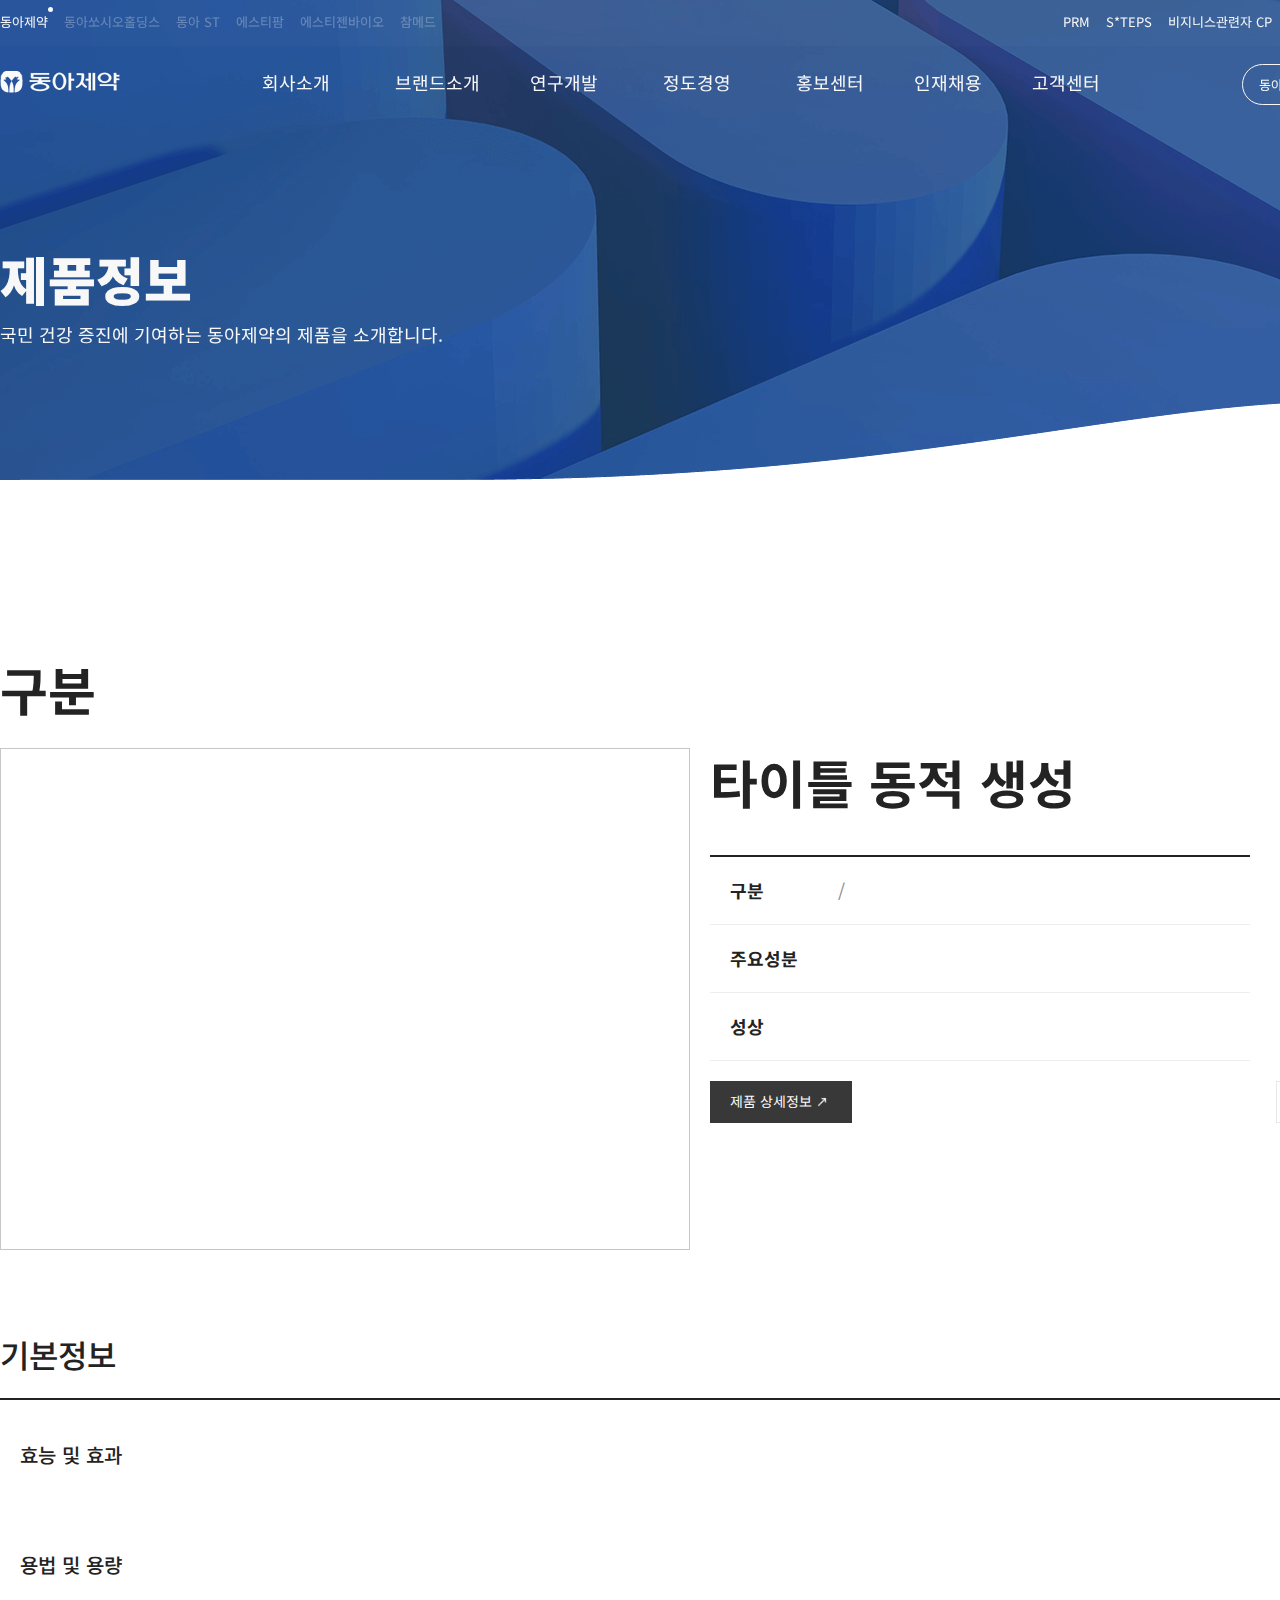
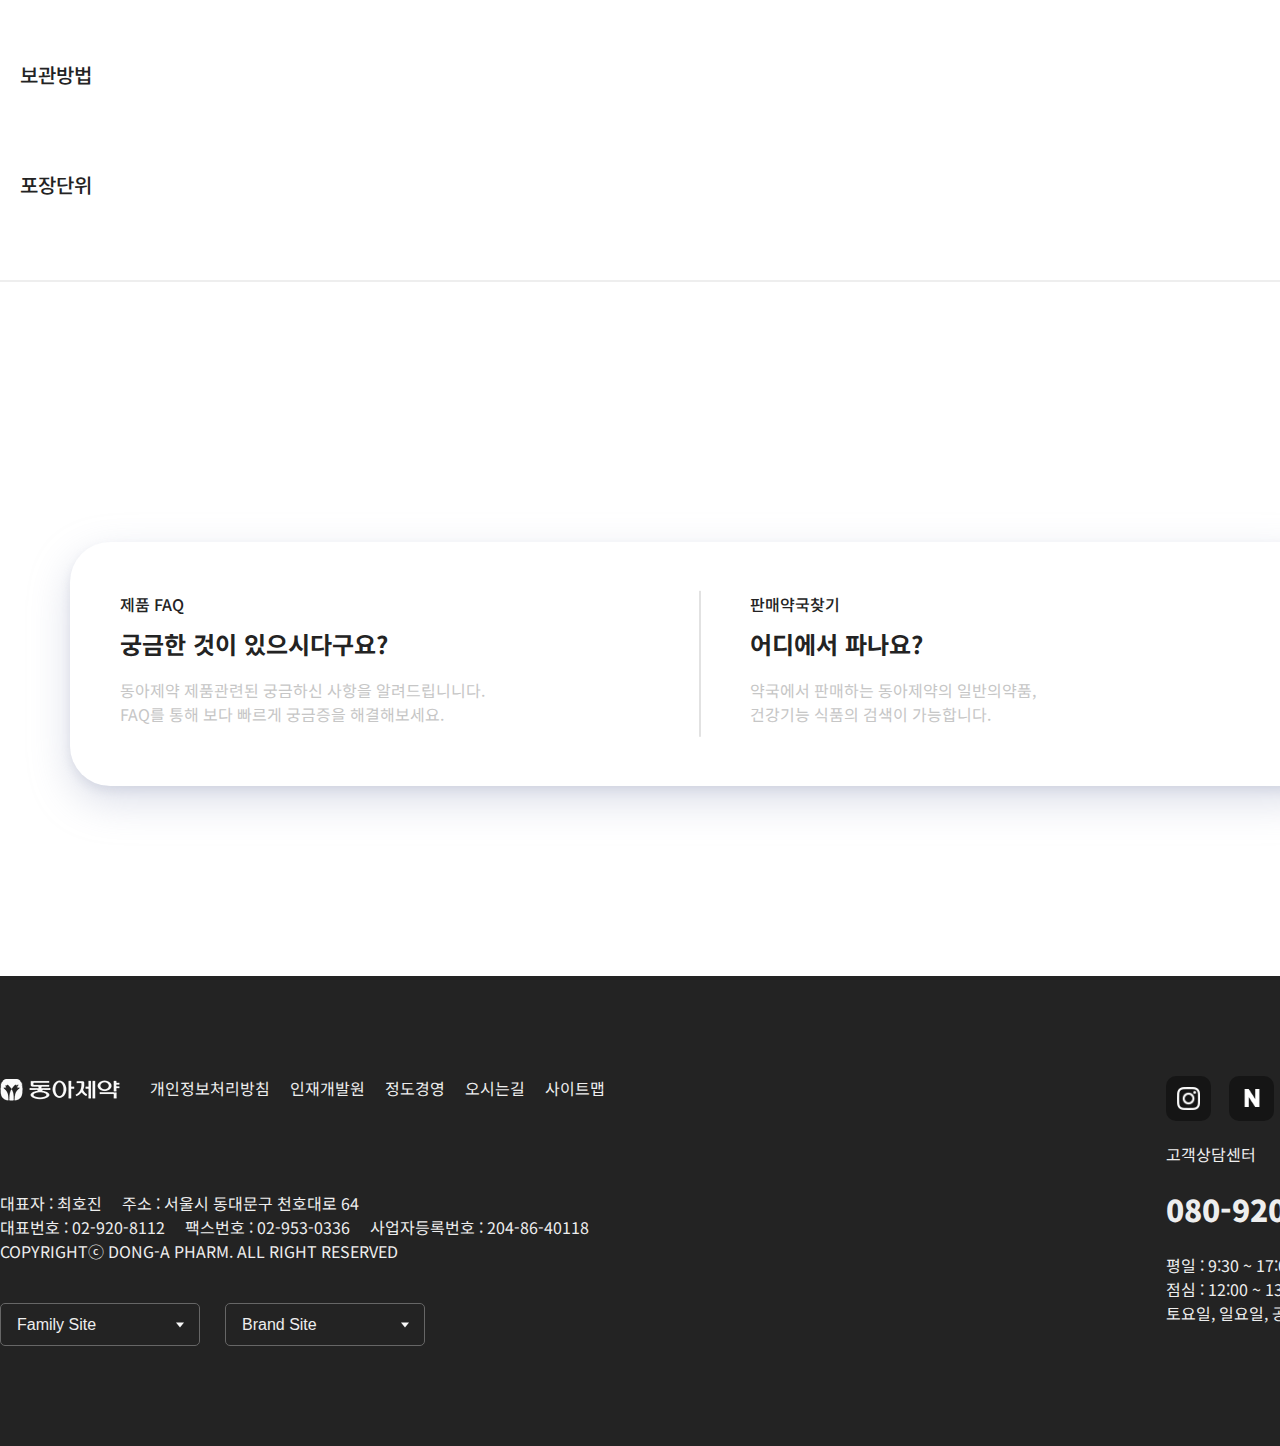
<file: subpage/dapharm/brand-info.html>
<!DOCTYPE html>
<html lang="ko">
    <head>
        <meta charset="UTF-8">
        <meta http-equiv="X-UA-Compatible" content="IE=edge">
        <meta name="viewport" content="width=device-width, initial-scale=1.0">
        <title>동아제약 제품소개 페이지| 김가영의 포트폴리오</title>
        <meta name="keywords" content="동아제약, 글로벌, DONG-A PHARM">
        <meta name="description" content="동아제약 제품소개 페이지입니다. ">
        <!-- favicon -->
        <link rel="shortcut icon" href="./image/favicon.ico" type="image/x-icon">
        <link rel="icon" href="./image/favicon.ico" type="image/x-icon">
        <!-- 모바일 대응 iOS 2.0 이상과 안드로이드 2.1 이상의 기기들에선 아래와 같이 삽입한다. -->
        <link rel="apple-touch-icon-precomposed" href="./image/favicon.ico">
        <link rel="stylesheet" href="css/common.css">
        <link rel="stylesheet" href="css/brand-sub.css">
        <link
            href="https://fonts.googleapis.com/css2?family=Noto+Sans+KR:wght@100;300;400;500;700;900&display=swap"
            rel="stylesheet">
        <link
            href="https://fonts.googleapis.com/css2?family=Roboto:wght@100;300;400;500;700;900&display=swap"
            rel="stylesheet">
        <!-- 스크롤fade효과 -->
        <script src="https://unpkg.com/aos@2.3.1/dist/aos.js"></script>
        <link href="https://unpkg.com/aos@2.3.1/dist/aos.css" rel="stylesheet">
        <script src="./js/jquery-3.6.1.min.js"></script>

    </head>
    <body>
        <!-- skip-nav -->
        <div class="skip-nav">
            <a href="#contents">본문 바로가기</a>
            <a href="#hdMenu">메뉴 바로가기</a>
        </div>
        <!-- //skip-nav -->
        <!-- wrap -->
        <div id="wrap">
            <!-- header -->
            <header>
              <!-- top-hd -->
              <div class="top-hd">
                  <div class="container">
                      <ul class="family-site">
                          <li>
                              <a href="index.html" class="active">동아제약</a>
                          </li>
                          <li>
                              <a href="http://www.donga.co.kr/Main.da" class="real-link">동아쏘시오홀딩스</a>
                          </li>
                          <li>
                              <a href="http://www.donga-st.com/Main.da" class="real-link">동아 ST</a>
                          </li>
                          <li>
                              <a href="https://www.stpharm.co.kr/" class="real-link">에스티팜</a>
                          </li>
                          <li>
                              <a href="http://www.stgenbio.com/" class="real-link">에스티젠바이오</a>
                          </li>
                          <li>
                              <a href="http://www.chammed.co.kr/new/index.asp" class="real-link">참메드</a>
                          </li>
                      </ul>
                      <ul class="util">
                          <li>
                              <a href="https://prm-ph.dongasocio.com:2445/index_prm.html" class="real-link">PRM</a>
                          </li>
                          <li>
                              <a href="https://donga.recruiter.co.kr/appsite/company/index" class="real-link">S*TEPS</a>
                          </li>
                          <li>
                              <a href="https://cp.dapharm.com/csr/index" class="real-link">비지니스관련자 CP</a>
                          </li>
                          <li>
                              <a href="site-map.html">사이트맵</a>
                          </li>
                          <li class="lang-set">
                              <button type="button" class="btn-lang ">KOR</button>
                              <ul class="lang">
                                  <li>
                                      <a href="#" class="active">KOR</a>
                                  </li>
                                  <li>
                                      <a href="#">ENG</a>
                                  </li>
                              </ul>
                          </li>
                      </ul>
                  </div>
              </div>
              <!--// top-hd -->
              <!-- hdMenu -->
              <div id="hdMenu" class="hd">
                  <div class="container">
                      <!-- logo -->
                      <h1 class="logo">
                          <a href="index.html" title="메인페이지 바로가기">
                              <span class="hidden">동아제약</span>
                          </a>
                      </h1>
                      <!-- //logo -->
                      <!-- nav -->
                      <nav class="hdNav">
                          <ul class="menu">
                              <li>
                                  <a href="company.html#about-company">회사소개</a>
                                  <ul class="depth">
                                      <li>
                                          <a href="company.html#ceo-greetings">CEO인사말</a>
                                      </li>
                                      <li>
                                          <a href="company.html#company-vision">기업이념 및 비전</a>
                                      </li>
                                      <li>
                                          <a href="company.html#company-business">주요사업분야</a>
                                      </li>
                                      <li>
                                          <a href="company.html#company-history">연혁</a>
                                      </li>
                                      <li>
                                          <a href="company.html#company-ci">CI소개</a>
                                      </li>
                                      <li>
                                          <a href="company.html#company-location">오시는 길</a>
                                      </li>
                                  </ul>
                              </li>
                              <li>
                                  <a href="brand.html">브랜드소개</a>
                                  <ul class="depth">
                                      <li>
                                          <a href="brand.html#product-brand">브랜드소개</a>
                                      </li>
                                      <li>
                                          <a href="brand.html#product-new">신제품</a>
                                      </li>
                                      <li>
                                          <a href="brand.html#product-search">제품검색</a>
                                      </li>
                                      <li>
                                          <a href="brand-category.html?itemType=일반의약품">일반의약품</a>
                                      </li>
                                      <li>
                                          <a href="brand-category.html?itemType=의약외품">의약외품</a>
                                      </li>
                                      <li>
                                          <a href="brand-category.html?itemType=건강기능식품">건강기능식품</a>
                                      </li>
                                      <li>
                                          <a href="brand-category.html?itemType=생활건강&sol;화장품">생활건강&sol;화장품</a>
                                      </li>
                                  </ul>
                              </li>
                              <li>
                                  <a href="rnd.html">연구개발</a>
                                  <ul class="depth">
                                      <li>
                                          <a href="rnd.html#rnd-intro">R&D</a>
                                      </li>
                                      <li>
                                          <a href="rnd.html#rnd-rp">연구성과</a>
                                      </li>
                                      <li>
                                          <a href="rnd.html#rnd-cns">과제 및 전략</a>
                                      </li>
                                  </ul>
                              </li>
                              <li>
                                  <a href="management.html">정도경영</a>
                                  <ul class="depth">
                                      <li>
                                          <a href="management.html#mp">정도경영 철학</a>
                                      </li>
                                      <li>
                                          <a href="management.html#svm">사회적가치 경영</a>
                                      </li>
                                      <li>
                                          <a href="management.html#esnhm">환경안전보건경영</a>
                                      </li>
                                      <li>
                                          <a href="management.html#cm">준법경영</a>
                                      </li>
                                      <li>
                                          <a href="management.html#com">소비자 중심경영</a>
                                      </li>
                                      <li>
                                          <a href="management.html#sc">사회공헌</a>
                                      </li>
                                      <li>
                                          <a href="management.html#ir">통합보고서</a>
                                      </li>
                                  </ul>
                              </li>
                              <li>
                                  <a href="news.html">홍보센터</a>
                                  <ul class="depth sub-menu">
                                      <li>
                                          <a href="news.html#newsList">새소식</a>
                                      </li>
                                      <li>
                                          <a href="news.html#storyList">위드동아</a>
                                      </li>
                                      <li>
                                          <a href="news.html#csrList">사회공헌 소식</a>
                                      </li>
                                      <li>
                                          <a href="news.html#cfList">홍보영상</a>
                                      </li>
                                      <li>
                                          <a href="news.html#noticeList">동아공고</a>
                                      </li>
                                  </ul>
                              </li>
                              <li>
                                  <a href="recruit.html">인재채용</a>
                                  <ul class="depth sub-menu">
                                      <li>
                                          <a href="recruit.html#recruit-info">채용안내</a>
                                      </li>
                                      <li>
                                          <a href="recruit.html#recruit-notice">채용공고</a>
                                      </li>
                                      <li>
                                          <a href="recruit.html#recruit-faq">채용 FAQ</a>
                                      </li>
                                      <li>
                                          <a href="recruit.html#recruit-qna">채용문의</a>
                                      </li>
                                      <li>
                                          <a href="recruit.html#recruit-system">인사제도</a>
                                      </li>
                                  </ul>
                              </li>
                              <li>
                                  <a href="service.html">고객센터</a>
                                  <ul class="depth">
                                      <li>
                                          <a href="service.html">고객문의</a>
                                      </li>
                                      <li>
                                          <a href="audit.html">감사제보</a>
                                      </li>
                                      <li>
                                          <ul class="hidden-menu sub-menu">
                                              <li>
                                                  <a href="audit.html#audit-info">제보안내</a>
                                              </li>
                                              <li>
                                                  <a href="audit.html#audit-report">제보하기</a>
                                              </li>
                                              <li>
                                                  <a href="audit.html#audit-confirm">제보확인</a>
                                              </li>
                                          </ul>
                                      </li>
                                  </ul>
                              </li>
                          </ul>
                      </nav>
                      <!-- //nav -->
                      <!-- hd-right -->
                      <div class="hd-right">
                          <ul>
                              <li>
                                  <a href="https://www.dmall.co.kr/index.html" class="mall-btn real-link">동아제약 공식몰</a>
                              </li>
                              <li>
                                  <button type="button" class="hamburger" title="전체메뉴 열기"></button>
                              </li>
                          </ul>
                      </div>
                      <!-- //hd-right -->
                  </div>
              </div>
              <!--// hdMenu -->
              <div class="depth-bg"></div>
              <!-- all-menu -->
              <div class="all-menu">
                  <div class="container">
                      <!-- all-hd -->
                      <div class="all-hd">
                          <div class="all-logo"></div>
                          <div class="all-control">
                              <ul class="lang">
                                  <li>
                                      <a href="#" class="active">KOR</a>
                                  </li>
                                  <li>
                                      <a href="#">ENG</a>
                                  </li>
                              </ul>
                              <button type="button" class="all-close" title="전체메뉴 닫기"></button>
                          </div>
                      </div>
                      <!--// all-hd -->
                      <!-- all-layout -->
                      <div class="all-layout">
                          <!-- layout1 -->
                          <div class="layout">
                              <!-- all-family -->
                              <div class="all-family">
                                  <p class="all-tit">Family</p>
                                  <ul class="all-depth">
                                      <li>
                                          <a href="index.html">동아제약</a>
                                      </li>
                                      <li>
                                          <a href="http://www.donga.co.kr/Main.da" class="real-link">동아쏘시오홀딩스</a>
                                      </li>
                                      <li>
                                          <a href="http://www.donga-st.com/Main.da" class="real-link">동아 ST</a>
                                      </li>
                                      <li>
                                          <a href="https://www.stpharm.co.kr/" class="real-link">에스티팜</a>
                                      </li>
                                      <li>
                                          <a href="http://www.stgenbio.com/" class="real-link">에스티젠바이오</a>
                                      </li>
                                      <li>
                                          <a href="http://www.chammed.co.kr/new/index.asp" class="real-link">참메드</a>
                                      </li>
                                  </ul>
                              </div>
                              <!-- //all-family -->
                              <!-- all-ft -->
                              <div class="all-ft">
                                  <ul class="all-ft-link">
                                      <li>
                                          <a href="https://prm-ph.dongasocio.com:2445/index_prm.html" class="real-link">PRM</a>
                                      </li>
                                      <li>
                                          <a href="http://steps.dongasocio.com" class="real-link">S*TEPS</a>
                                      </li>
                                      <li>
                                          <a href="https://cp.dapharm.com/csr/index" class="real-link">비지니스관련자 CP</a>
                                      </li>
                                  </ul>
                                  <ul class="all-info">
                                      <li>
                                          <p class="all-info-title">contacts</p>
                                          <div class="all-info-text">
                                              <p>온라인문의하러가기</p>
                                              <p>080 920 2002</p>
                                          </div>
                                      </li>
                                      <li>
                                          <p class="all-info-title">office</p>
                                          <div class="all-info-text">
                                              <p>서울시 동대문구 천호대로 64</p>
                                              <p>02 920 8112</p>
                                          </div>
                                      </li>
                                  </ul>
                              </div>
                              <!-- // all-ft -->
                          </div>
                          <!-- //layout1 -->
                          <!-- layout2 -->
                          <div class="layout">
                              <ul class="all-gnb">
                                  <li>
                                      <a href="company.html#about-company" class="all-tit">회사소개</a>
                                      <ul class="all-depth sub-menu">
                                          <li>
                                              <a href="company.html#ceo-greetings">CEO인사말</a>
                                          </li>
                                          <li>
                                              <a href="company.html#company-vision">기업이념 및 비전</a>
                                          </li>
                                          <li>
                                              <a href="company.html#company-business">주요사업분야</a>
                                          </li>
                                          <li>
                                              <a href="company.html#company-history">연혁</a>
                                          </li>
                                          <li>
                                              <a href="company.html#company-ci">CI소개</a>
                                          </li>
                                          <li>
                                              <a href="company.html#company-location">오시는 길</a>
                                          </li>
                                      </ul>
                                  </li>
                                  <li>
                                      <a href="brand.html" class="all-tit">브랜드소개</a>
                                      <ul class="all-depth ">
                                          <li>
                                              <a href="brand.html#product-brand">브랜드소개</a>
                                          </li>
                                          <li>
                                              <a href="brand.html#product-new">신제품</a>
                                          </li>
                                          <li>
                                              <a href="brand.html#product-search">제품검색</a>
                                          </li>
                                          <li>
                                              <a href="brand-category.html?itemType=일반의약품">일반의약품</a>
                                          </li>
                                          <li>
                                              <a href="brand-category.html?itemType=의약외품">의약외품</a>
                                          </li>
                                          <li>
                                              <a href="brand-category.html?itemType=건강기능식품">건강기능식품</a>
                                          </li>
                                          <li>
                                              <a href="brand-category.html?itemType=생활건강&sol;화장품">생활건강&sol;화장품</a>
                                          </li>
                                      </ul>
                                  </li>
                                  <li>
                                      <a href="rnd.html" class="all-tit">연구개발</a>
                                      <ul class="all-depth ">
                                          <li>
                                              <a href="rnd.html#rnd-intro">R&D</a>
                                          </li>
                                          <li>
                                              <a href="rnd.html#rnd-rp">연구성과</a>
                                          </li>
                                          <li>
                                              <a href="rnd.html#rnd-cns">과제 및 전략</a>
                                          </li>
                                      </ul>
                                  </li>
                                  <li>
                                      <a href="management.html" class="all-tit">정도경영</a>
                                      <ul class="all-depth ">
                                          <li>
                                              <a href="management.html#mp">정도경영 철학</a>
                                          </li>
                                          <li>
                                              <a href="management.html#svm">사회적가치 경영</a>
                                          </li>
                                          <li>
                                              <a href="management.html#esnhm">환경안전보건경영</a>
                                          </li>
                                          <li>
                                              <a href="management.html#cm">준법경영</a>
                                          </li>
                                          <li>
                                              <a href="management.html#com">소비자 중심경영</a>
                                          </li>
                                          <li>
                                              <a href="management.html#sc">사회공헌</a>
                                          </li>
                                          <li>
                                              <a href="management.html#ir">통합보고서</a>
                                          </li>
                                      </ul>
                                  </li>
                                  <li>
                                      <a href="news.html" class="all-tit">홍보센터</a>
                                      <ul class="all-depth sub-menu">
                                          <li>
                                              <a href="news.html#newsList">새소식</a>
                                          </li>
                                          <li>
                                              <a href="news.html#storyList">위드동아</a>
                                          </li>
                                          <li>
                                              <a href="news.html#csrList">사회공헌 소식</a>
                                          </li>
                                          <li>
                                              <a href="news.html#cfList">홍보영상</a>
                                          </li>
                                          <li>
                                              <a href="news.html#noticeList">동아공고</a>
                                          </li>
                                      </ul>
                                  </li>
                                  <li>
                                      <a href="recruit.html" class="all-tit">인재채용</a>
                                      <ul class="all-depth sub-menu">
                                          <li>
                                              <a href="recruit.html#recruit-info">채용안내</a>
                                          </li>
                                          <li>
                                              <a href="recruit.html#recruit-notice">채용공고</a>
                                          </li>
                                          <li>
                                              <a href="recruit.html#recruit-faq">채용 FAQ</a>
                                          </li>
                                          <li>
                                              <a href="recruit.html#recruit-qna">채용문의</a>
                                          </li>
                                          <li>
                                              <a href="recruit.html#recruit-system">인사제도</a>
                                          </li>
                                      </ul>
                                  </li>
                                  <li>
                                      <a href="service.html" class="all-tit">고객센터</a>
                                      <ul class="all-depth ">
                                          <li>
                                              <a href="service.html">고객문의</a>
                                          </li>
                                          <li>
                                              <a href="audit.html">감사제보</a>
                                          </li>
                                          <li>
                                              <ul class="hidden-menu sub-menu">
                                                  <li>
                                                      <a href="audit.html#audit-info">제보안내</a>
                                                  </li>
                                                  <li>
                                                      <a href="audit.html#audit-report">제보하기</a>
                                                  </li>
                                                  <li>
                                                      <a href="audit.html#audit-confirm">제보확인</a>
                                                  </li>
                                              </ul>
                                          </li>
                                      </ul>
                                  </li>
                              </ul>
                              <a href="https://www.dmall.co.kr/index.html" class="all-mall-btn real-link">동아제약 공식몰 바로가기</a>
                          </div>
                          <!-- //layout2 -->
                      </div>
                      <!--//all-layout -->
                  </div>
              </div>
              <!-- //all-menu -->
          </header>
            <!--//header -->
            <!-- visual -->
            <section class="visual product">
                <div class="container" data-aos="fade-up" data-aos-duration="2000">
                    <h2>제품정보</h2>
                    <p>국민 건강 증진에 기여하는 동아제약의 제품을 소개합니다.</p>
                </div>
            </section>
            <!--//visual -->
            <!-- contents -->
            <div id="contents">
                <!-- common-link -->
                <div class="common-link">
                    <div class="container">
                        <!-- lnb -->
                        <div class="lnb">
                            <ul>
                                <!-- li 동적 생성 no -->
                                <li>
                                    <a href="brand.html#pproduct-brand">브랜드소개</a>
                                </li>
                                <li>
                                    <a href="brand.html#product-new">신제품</a>
                                </li>
                                <li>
                                    <a href="brand.html#product-search">제품검색</a>
                                </li>
                                <li>
                                    <a href="brand-category.html?itemType=일반의약품">일반의약품</a>
                                </li>
                                <li>
                                    <a href="brand-category.html?itemType=의약외품">의약외품</a>
                                </li>
                                <li>
                                    <a href="brand-category.html?itemType=건강기능식품">건강기능식품</a>
                                </li>
                                <li>
                                    <a href="brand-category.html?itemType=생활건강&sol;화장품">생활건강&sol;화장품</a>
                                </li>
                            </ul>
                        </div>
                        <!-- //lnb -->
                        <!-- location-link -->
                        <ul class="location-link">
                            <li>
                                <a href="index.html">홈</a>
                            </li>
                            <li>
                                <a href="brand.html">제품정보</a>
                            </li>
                            <li>
                                <a href="">
                                    <!-- 동적생성 -->
                                </a>
                            </li>
                        </ul>
                        <!-- //location-link -->
                    </div>
                </div>
                <!-- //common-link -->

                <!-- detail-view -->
                <article id="detail-view">
                    <div class="container">
                        <h3 class="whichCat itemCategory">구분</h3>
                        <!-- prdt-wrap -->
                        <div class="prdt-wrap">
                            <!-- prdt-img -->
                            <div class="prdt-img">
                                <div class="main-view"></div>
                                <div class="prdt-thumb">
                                    <ul class="prdt-thumb-list"></ul>
                                </div>
                            </div>
                            <!-- //prdt-img -->
                            <!-- prdt-txt -->
                            
                            <div class="prdt-txt">
                                <h4 class="prdt-tit itemName">타이틀 동적 생성<!-- 동적 생성 --></h4>
                                <table class="info_table">
                                    <colgroup>
                                        <col><col>
                                    </colgroup>
                                    <tbody>
                                        <tr>
                                            <th>구분</th>
                                            <td>
                                                <span class="itemCategory"><!-- 동적 생성 --></span>/<span class="itemClassify"><!-- 동적 생성 --></span>
                                            </td>
                                        </tr>
                                        <tr>
                                            <th>주요성분</th>
                                            <td class="itemIngredient"><!-- 동적 생성 --></td>
                                        </tr>
                                        <tr>
                                            <th>성상</th>
                                            <td class="itemProperties"><!-- 동적 생성 --></td>
                                        </tr>
                                    </tbody>
                                </table>
                                <!-- bottom-line -->
                                <div class="bottom-line">
                                    <a href="#" class="detail-link">제품 상세정보</a>
                                    <ul class="sns">
                                        <li>
                                            <a href="#">트위터</a>
                                        </li>
                                        <li>
                                            <a href="#">페이스북</a>
                                        </li>
                                        <li>
                                            <a href="#">프린트</a>
                                        </li>
                                    </ul>
                                </div>
                                <!-- //bottom-line -->
                            </div>
                            <!-- //prdt-txt -->
                        </div>
                        <!-- //prdt-wrap -->
                        <!-- prdt-detail -->
                        <div class="prdt-detail">
                            <p>기본정보</p>
                            <!-- detail -->
                            <div class="detail">
                                <dl>
                                    <dt>효능 및 효과</dt>
                                    <dd class="itemEffect"><!-- 동적 생성 --></dd>
                                </dl>
                                <dl>
                                    <dt>용법 및 용량</dt>
                                    <dd class="itemUse"><!-- 동적 생성 --></dd>
                                </dl>
                                <dl>
                                    <dt>보관방법</dt>
                                    <dd class="itemStorage"><!-- 동적 생성 --></dd>
                                </dl>
                                <dl>
                                    <dt>포장단위</dt>
                                    <dd class="itemPackaging"><!-- 동적 생성 --></dd>
                                </dl>
                            </div>
                            <!-- //detail -->
                        </div>
                        <!-- prdt-detail -->
                    </div>
                </article>
                <!-- //detail-view -->
                <!-- others -->
                <article id="others">
                    <div class="container">
                        <h3 class="hidden">기타</h3>
                        <!-- content -->
                        <div class="content">
                            <!-- others-wrap -->
                            <div class="others-wrap">
                                <a href="brand-faq.html" class="other">
                                    <p class="tit">제품 FAQ</p>
                                    <b>궁금한 것이 있으시다구요?</b>
                                    <p>동아제약 제품관련된 궁금하신 사항을 알려드립니니다.<br>
                                        FAQ를 통해 보다 빠르게 궁금증을 해결해보세요.
                                    </p>
                                </a>
                                <a href="brand-pharmacy.html" class="other">
                                    <p class="tit">판매약국찾기</p>
                                    <b>어디에서 파나요?</b>
                                    <p>약국에서 판매하는 동아제약의 일반의약품,<br>
                                        건강기능 식품의 검색이 가능합니다.
                                    </p>
                                </a>
                            </div>
                            <!-- //others-wrap -->
                        </div>
                        <!-- //content -->
                    </div>
                </article>
                <!--//others -->
            </div>
            <!--//contents -->
            <!-- footer -->
            <footer id="ftArea">
                <div class="container">
                    <!-- ft-info -->
                    <div class="ft-info">
                        <!-- ft-nav -->
                        <ul class="ft-nav">
                            <li class="ft-logo">
                                <a href="index.html"></a>
                            </li>
                            <li>
                                <a href="privacy.html">개인정보처리방침</a>
                            </li>
                            <li>
                                <a href="http://education.donga.co.kr/" class="real-link">인재개발원</a>
                            </li>
                            <li>
                                <a href="management.html">정도경영</a>
                            </li>
                            <li>
                                <a href="company.html#company-location">오시는길</a>
                            </li>
                            <li>
                                <a href="site-map.html">사이트맵</a>
                            </li>
                        </ul>
                        <!-- //ft-nav -->
                        <!-- ft-address -->
                        <div class="ft-address">
                            <span>대표자 : 최호진</span>
                            <span>주소 : 서울시 동대문구 천호대로 64</span><br>
                            <span>대표번호 : 02-920-8112</span>
                            <span>팩스번호 : 02-953-0336</span>
                            <span>사업자등록번호 : 204-86-40118</span><br>
                            <span>COPYRIGHTⓒ DONG-A PHARM. ALL RIGHT RESERVED</span>
                        </div>
                        <!-- //ft-address -->
                        <!-- site-link -->
                        <div class="site-link">
                            <!-- site1 -->
                            <div class="site">
                                <button type="button" class="btn-site btn-b ">Family Site</button>
                                <div class="f-site f1">
                                    <ul >
                                        <li>
                                            <p>지주회사</p>
                                            <a href="http://www.donga.co.kr/Main.da" class="real-link">동아쏘시오홀딩스</a>
                                        </li>
                                        <li>
                                            <p>제약</p>

                                            <a href="index.html">동아제약</a>
                                            <a href="http://www.donga-st.com/Main.da" class="real-link">동아ST</a>
                                            <a href="https://www.stpharm.co.kr/" class="real-link">에스티팜</a>
                                            <a href="http://www.stgenbio.com/" class="real-link">에스티젠바이오</a>
                                            <a href="http://www.chammed.co.kr/new/index.asp" class="real-link">참메드</a>
                                        </li>
                                        <li>
                                            <p>식음료</p>
                                            <a href="https://www.donga-otsuka.co.kr/" class="real-link">동아오츠카</a>
                                            <a href="http://www.dongcheonsu.com/" class="real-link">동천수</a>
                                        </li>
                                        <li>
                                            <p>물류</p>
                                            <a href="http://yongmalogis.co.kr/" class="real-link">용마로지스</a>
                                        </li>
                                        <li>
                                            <p>포장용기</p>
                                            <a href="http://www.isooseok.com/" class="real-link">수석</a>
                                        </li>
                                        <li>
                                            <p>기계부품</p>
                                            <a href="http://www.koreasinto.com/" class="real-link">한국신동공업</a>
                                        </li>
                                        <li>
                                            <p>정보통신</p>
                                            <a href="http://www.dainform.co.kr/" class="real-link">DA인포메이션</a>
                                        </li>
                                        <li>
                                            <p>건설</p>
                                            <a href="https://www.aben.co.kr/" class="real-link">아벤종합건설</a>
                                        </li>
                                        <li>
                                            <p>해외</p>
                                            <a
                                                href="http://www.donga.co.kr/Pass.da?viewPath=/b01/group_11"
                                                class="real-link">Dong-A America Co.</a>
                                            <a href="http://www.szdonga.com/" class="real-link">소주동아음료유한공사</a>
                                            <a
                                                href="http://www.donga.co.kr/Pass.da?viewPath=/b01/group_13"
                                                class="real-link">Dong-A Participacoes Ltda</a>
                                        </li>
                                    </ul>
                                </div>
                            </div>
                            <!-- //site1 -->
                            <!-- site2 -->
                            <div class="site f-brand">
                                <button type="button" class="btn-ite btn-b ">Brand Site</button>
                                <ul class="f-site f2">
                                    <li>
                                        <a href="http://www.bacchusd.com/" class="real-link">박카스</a>
                                    </li>
                                    <li>
                                        <a href="http://dpharm.co.kr/panpyrin/story" class="real-link">판피린</a>
                                    </li>
                                    <li>
                                        <a href="https://dmall.co.kr/brands/tempo/philosophy.html" class="real-link">템포</a>
                                    </li>
                                    <li>
                                        <a href="http://dpharm.co.kr/benachio/story" class="real-link">베나치오</a>
                                    </li>
                                    <li>
                                        <a href="http://dpharm.co.kr/noscarna/ko/story" class="real-link">노스카나</a>
                                    </li>
                                    <li>
                                        <a
                                            href="https://dmall.co.kr/brands/morningcare/philosophy.html"
                                            class="real-link">모닝케어</a>
                                    </li>
                                    <li>
                                        <a href="https://dmall.co.kr/brands/circuran/philosophy.html" class="real-link">써큐란</a>
                                    </li>
                                </ul>
                            </div>
                            <!-- //site2 f-brand-->
                        </div>
                        <!-- //site-link -->
                    </div>
                    <!-- //ft-info -->
                    <!-- ft-service -->
                    <div class="ft-service">
                        <ul class="sns-link">
                            <li>
                                <a href="#" class="real-link">
                                    <span class="hidden">동아제약 인스타그램</span></a>
                            </li>
                            <li>
                                <a href="#" class="real-link">
                                    <span class="hidden">동아제약 네이버</span></a>
                            </li>
                            <li>
                                <a href="#" class="real-link">
                                    <span class="hidden">동아제약 페이스북</span></a>
                            </li>
                            <li>
                                <a href="#" class="real-link">
                                    <span class="hidden">동아제약 유튜브</span></a>
                            </li>
                        </ul>
                        <p class="center-tit">고객상담센터</p>
                        <p class="center-num">080-920-2002</p>
                        <div class="center-info">
                            <p>평일 : 9:30 ~ 17:00</p>
                            <p>점심 : 12:00 ~ 13:00</p>
                            <p>토요일, 일요일, 공휴일 휴무입니다.</p>
                        </div>
                        <div class="service-center"></div>
                    </div>
                    <!-- //ft-service -->
                </div>
            </footer>
            <!-- //footer -->
        </div>
        <!-- //wrap -->
        <script src="./js/common.js"></script>
        <script src="./js/brand.js"></script>
        <script>

            $.getJSON("./data/item.json", itemList); //제품리스트.json

            //json파일 데이터
            function itemList(data) {
                var elements = [];
                var prdtID = getParameterByName('itemID'); //주소창 파라미터값
                var prdtType = getParameterByName('itemType'); //주소창 파라미터값
              console.log(prdtType)
                //crumble
                $(".location-link li:last-child a").text(prdtType);
                $(".location-link li:last-child a").attr(
                    "href",
                    "brand-category.html?itemType="+prdtType
                );
                $.each(data, function (i, item) {
                    var itemName = item.id;
                    if (itemName == prdtID) {

                        $(".prdt-tit").html(item.itemName.itemTitle); //제품명
                        $(".itemCategory").html(item.itemCategory); //제품카테고리
                        $(".itemClassify").html(item.itemClassify); //제품효능구분
                        $(".itemIngredient").html(item.itemIngredient); //제품주요성분
                        $(".itemProperties").html(item.itemProperties); // 제품성상
                        $(".itemEffect").html(item.itemEffect); //제품 효능및효과
                        $(".itemUse").html(item.itemUse); //제품 용법및용량
                        $(".itemStorage").html(item.itemStorage); //제품 보관방법
                        $(".itemPackaging").html(item.itemPackaging); //제품 포장단위
                        //제품 이미지
                        var imglist = item.itemImage;
                        for (key in imglist) {
                            var itemIMG = 
                            "<li>" +
                              "<img src='" + imglist[key] + "' alt='" + item.itemCategory + "," + item.itemName.itemTitle + "'>"+
                            "</li>";
                            elements.push($(itemIMG).get(0));
                            $(".prdt-thumb-list").append(elements);
                            mainView() //제품 이미지 마우스호버시 메인화면 체인지
                        }
                    } //if(itemName === prdtID)
                }) //each.data
            }
        </script>
    </body>
</html>
</file>
<file: css/style.css>
@charset "UTF-8";
/* 변수 */ /* 믹스인 */
@import url(./_rest.css);
@import url("https://fonts.googleapis.com/css2?family=Noto+Sans+KR:wght@100;300;400;500;700;900&display=swap");
@import url("https://fonts.googleapis.com/css2?family=Open+Sans:ital,wght@0,300;0,400;0,500;0,600;0,700;0,800;1,800&display=swap");
@import url("https://fonts.googleapis.com/css2?family=Do+Hyeon&display=swap");
/* header 영역 */
header {
  position: fixed;
  width: 100%;
  transition: all 0.5s;
  top: 0;
}
header.affix {
  background: #fff;
  box-shadow: 5px 0px 10px rgba(166, 173, 201, 0.2);
  z-index: 9999;
}
header .logo {
  padding: 1.5rem 0;
}
@media (max-width: 768px) {
  header .logo {
    padding: 1.25rem 0;
  }
}
header .logo a {
  display: block;
  width: 8rem;
  height: 2.25rem;
}
@media (max-width: 1400px) {
  header .logo a {
    width: 7.1111rem;
    height: 2rem;
  }
}
@media (max-width: 768px) {
  header .logo a {
    width: 6.7142rem;
    height: 1.857rem;
  }
}
header .logo a img {
  display: block;
  width: 100%;
}

@media (max-width: 768px) {
  footer {
    margin-top: 8.75rem;
  }
}
footer .container {
  display: flex;
  justify-content: space-between;
  padding: 70px 0 50px;
}
@media (max-width: 768px) {
  footer .container {
    display: block;
    text-align: center;
  }
}
footer p {
  color: #ABABAB;
  font-weight: 100;
  font-size: 0.8rem;
}
footer p p:nth-child(2) {
  padding-left: 25px;
}
footer .copyright {
  font-size: 0.8rem;
  color: #ABABAB;
  font-weight: 100;
}

/* 공통영역 */
@media (max-width: 1400px) {
  html {
    font-size: 18px;
  }
}
@media (max-width: 1020px) {
  html {
    font-size: 16px;
  }
}
@media (max-width: 768px) {
  html {
    font-size: 14px;
  }
}
@media (max-width: 768px) {
  html .container {
    width: 90%;
  }
}

.container {
  width: 93%;
  margin: 0 auto;
}

.four-pointed-star {
  position: relative;
  margin: 1rem auto;
  width: 1rem;
}
.four-pointed-star:before, .four-pointed-star:after {
  content: "";
  position: absolute;
  background: #FFE55F;
  width: 0.6rem;
  height: 0.615rem;
}
@media (max-width: 1400px) {
  .four-pointed-star:before, .four-pointed-star:after {
    width: 0.4rem;
    height: 0.415rem;
  }
}
.four-pointed-star:before {
  transform: rotate(-45deg) skewX(22.5deg) skewY(22.5deg);
}
.four-pointed-star:after {
  transform: rotate(45deg) skewX(22.5deg) skewY(22.5deg);
}
.four-pointed-star.pink:before, .four-pointed-star.pink:after {
  background: #E980FF;
}
.four-pointed-star.green:before, .four-pointed-star.green:after {
  background: #85FF61;
}

.shine {
  position: absolute;
}
.shine.m {
  width: 4.3rem;
  height: 4.3rem;
  background: url(../image/shine.png) no-repeat center/4.3rem;
}
@media (max-width: 1400px) {
  .shine.m {
    width: 2.3rem;
    height: 2.3rem;
    background: url(../image/shine.png) no-repeat center/2.3rem;
  }
}
.shine.s {
  width: 2.3rem;
  height: 2.3rem;
  background: url(../image/shine.png) no-repeat center/2.3rem;
}
@media (max-width: 1400px) {
  .shine.s {
    width: 1.3rem;
    height: 1.3rem;
    background: url(../image/shine.png) no-repeat center/1.3rem;
  }
}

.highlighter {
  position: relative;
}
.highlighter::before {
  content: "";
  position: absolute;
  left: 50%;
  bottom: 0;
  z-index: -1;
  transform: translateX(-50%);
  width: 100%;
  height: 50%;
  background: #fae58f;
}

section {
  margin-top: 8.5rem;
}
@media (max-width: 768px) {
  section {
    margin-top: 3.125rem;
  }
}

/* main 영역 */
main {
  position: absolute;
  top: 0;
  width: 100%;
  height: 900px;
}
@media (max-width: 1400px) {
  main {
    height: 800px;
  }
}
@media (max-width: 1020px) {
  main {
    height: 700px;
  }
}
main .tit {
  font-size: 0.7rem;
  font-weight: 900;
  padding-top: 3.7rem;
}
@media (max-width: 768px) {
  main .tit {
    padding-top: 2.875rem;
  }
}
main .tit h2 {
  font-size: 4rem;
}
@media (max-width: 768px) {
  main .tit h2 {
    font-size: 3.428rem;
  }
}
main .tit p:before {
  content: "";
  display: inline-block;
  width: 30px;
  height: 3px;
  background: #191919;
  vertical-align: middle;
  margin-right: 0.4rem;
}
main .tit span {
  font-weight: 400;
}
main .start {
  width: 7.75rem;
  height: 7.75rem;
  border-radius: 100%;
  position: absolute;
  top: 10%;
  right: 5%;
  background: linear-gradient(rgb(255, 202, 161), rgba(255, 223, 218, 0.3));
  font-family: "Open Sans", sans-serif;
  font-weight: 900;
  font-size: 1.25rem;
}
@media (max-width: 1400px) {
  main .start {
    width: 7.5rem;
    height: 7.5rem;
  }
}
@media (max-width: 768px) {
  main .start {
    display: none;
  }
}
main .start .flip {
  position: absolute;
  left: 50%;
  top: 50%;
  z-index: 20;
  transform: translate(-50%, -50%);
}
main .start .flip p {
  transition: all 0.4s;
  transform-style: preserve-3d;
}
main .start .flip p:before {
  position: absolute;
  transform: rotateX(-90deg);
}
main .start .flip p:nth-child(1):before {
  content: "RIGHT";
}
main .start .flip p:nth-child(2):before {
  content: "NOW!";
}
main .start:hover p {
  transform: rotateX(90deg) translateY(-22px);
}
main .point-tit {
  color: #ABABAB;
  font-weight: 100;
  font-size: 0.8rem;
  letter-spacing: 8px;
  position: absolute;
  right: 10%;
  top: 40%;
  z-index: 20;
}
main .point-tit p:nth-child(2) {
  padding-left: 25px;
}
@media (max-width: 768px) {
  main .point-tit {
    right: 1.125rem;
    top: 10.75rem;
  }
}
main .visual {
  position: relative;
  left: 50%;
  transform: translateX(-50%);
  width: 37rem;
  height: 37rem;
  line-height: 37rem;
  margin-top: -7rem;
}
@media (max-width: 1400px) {
  main .visual {
    width: 31.666rem;
    height: 31.666rem;
    line-height: 31.666rem;
    margin-top: -3rem;
    left: 53%;
  }
}
@media (max-width: 1020px) {
  main .visual {
    width: 35.635rem;
    height: 35.635rem;
    line-height: 35.635rem;
  }
}
@media (max-width: 768px) {
  main .visual {
    width: 28.5rem;
    height: 28.5rem;
    line-height: 28.5rem;
    margin-top: 4rem;
    left: 56%;
  }
}
@media (max-width: 480px) {
  main .visual {
    width: 22.5rem;
    height: 22.5rem;
    line-height: 22.5rem;
    margin-top: 5.55rem;
  }
}
main .visual .visual-circle {
  position: relative;
  transform: translate(0, 0);
  width: 100%;
  height: 100%;
  border-radius: 100%;
  background: linear-gradient(rgba(222, 190, 92, 0.2), rgba(252, 220, 149, 0.02));
  text-align: center;
}
main .visual .visual-circle img {
  display: inline-block;
  width: 50%;
  vertical-align: middle;
}
@media (max-width: 768px) {
  main .visual .visual-circle img {
    width: 17.5625rem;
  }
}
main .visual .visual-circle .four-pointed-star {
  opacity: 1;
}
main .visual .visual-circle .four-pointed-star.yellow {
  position: absolute;
  left: -20%;
  top: 50%;
  z-index: 20;
  transform: translateY(-50%);
}
main .visual .visual-circle .four-pointed-star.pink {
  position: absolute;
  right: -20%;
  top: 20%;
  z-index: 20;
}
main .visual .visual-circle .four-pointed-star.pink:before, main .visual .visual-circle .four-pointed-star.pink:after {
  width: 0.4rem;
  height: 0.415rem;
}
@media (max-width: 1020px) {
  main .visual .visual-circle .four-pointed-star.pink:before, main .visual .visual-circle .four-pointed-star.pink:after {
    width: 0.3rem;
    height: 0.315rem;
  }
}
main .visual .visual-circle .four-pointed-star.green {
  position: absolute;
  right: -25%;
  bottom: 15%;
  z-index: 20;
}
main .visual .visual-circle .four-pointed-star.green:before, main .visual .visual-circle .four-pointed-star.green:after {
  width: 0.2rem;
  height: 0.215rem;
}
main .visual .visual-circle .shine {
  opacity: 1;
}
main .visual .visual-circle .shine.m {
  position: absolute;
  left: -40%;
  top: 70%;
  z-index: 20;
}
main .visual .visual-circle .shine.s {
  position: absolute;
  right: -50%;
  bottom: 10%;
  z-index: 20;
}
main .visual .visual-circle .icon-light {
  width: 5.15rem;
  height: 8.05rem;
  background: url(../image/icon-light.png) no-repeat center/5.15rem;
  position: absolute;
  left: 70%;
  top: 10%;
  z-index: 20;
}
@media (max-width: 1400px) {
  main .visual .visual-circle .icon-light {
    width: 3.95rem;
    height: 6.2rem;
    background: url(../image/icon-light.png) no-repeat center/3.95rem;
    left: 65%;
  }
}
@media (max-width: 768px) {
  main .visual .visual-circle .icon-light {
    left: 70%;
  }
}
main .visual .visual-circle .icon-code {
  width: 6.85rem;
  height: 4.95rem;
  background: url(../image/icon-code.png) no-repeat center/6.85rem;
  position: absolute;
  left: -10%;
  top: 30%;
  z-index: 20;
}
@media (max-width: 1400px) {
  main .visual .visual-circle .icon-code {
    width: 5.25rem;
    height: 3.8rem;
    background: url(../image/icon-code.png) no-repeat center/5.25rem;
    left: -5%;
  }
}
@media (max-width: 480px) {
  main .visual .visual-circle .icon-code {
    display: none;
  }
}
main .visual .visual-circle .icon-notebook {
  width: 10.9rem;
  height: 5.55rem;
  background: url(../image/icon-notebook.png) no-repeat center/10.9rem;
  position: absolute;
  left: 60%;
  top: 45%;
  z-index: 20;
}
@media (max-width: 1400px) {
  main .visual .visual-circle .icon-notebook {
    width: 8.4rem;
    height: 4.3rem;
    background: url(../image/icon-notebook.png) no-repeat center/8.4rem;
    left: 55%;
  }
}
@media (max-width: 768px) {
  main .visual .visual-circle .icon-notebook {
    left: 60%;
  }
}
@media (max-width: 480px) {
  main .visual .visual-circle .icon-notebook {
    left: 50%;
    top: 40%;
  }
}
main .visual .visual-circle .icon-pencil {
  width: 4.65rem;
  height: 3.95rem;
  background: url(../image/icon-pencil.png) no-repeat center/4.65rem;
  position: absolute;
  left: 5%;
  top: 55%;
  z-index: 20;
}
@media (max-width: 1400px) {
  main .visual .visual-circle .icon-pencil {
    width: 3.6rem;
    height: 3rem;
    background: url(../image/icon-pencil.png) no-repeat center/3.6rem;
    left: 10%;
  }
}
@media (max-width: 768px) {
  main .visual .visual-circle .icon-pencil {
    left: 5%;
  }
}
@media (max-width: 480px) {
  main .visual .visual-circle .icon-pencil {
    display: none;
  }
}
main .visual .visual-circle .icon-coffee {
  width: 3.45rem;
  height: 4.9rem;
  background: url(../image/icon-coffee.png) no-repeat center/3.45rem;
  position: absolute;
  left: 20%;
  bottom: 10%;
  z-index: 20;
}
@media (max-width: 1400px) {
  main .visual .visual-circle .icon-coffee {
    width: 2.6rem;
    height: 3.75rem;
    background: url(../image/icon-coffee.png) no-repeat center/2.6rem;
    left: 25%;
  }
}
@media (max-width: 768px) {
  main .visual .visual-circle .icon-coffee {
    left: 20%;
  }
}

/* about,portfolio,contact 묶음 */
.section-wrap {
  transition: all 1s;
  position: absolute;
  z-index: 60;
  background: #fff;
  box-shadow: 5px 0px 10px rgba(166, 173, 201, 0.2);
}

/* about 영역 */
.about .about-tit {
  display: flex;
  justify-content: center;
}
@media (max-width: 768px) {
  .about .about-tit {
    display: block;
  }
}
.about .about-tit .tit {
  width: 25rem;
  font-weight: 900;
  text-align: right;
  font-family: "Do Hyeon", sans-serif;
}
@media (max-width: 1020px) {
  .about .about-tit .tit {
    width: 17rem;
  }
}
@media (max-width: 768px) {
  .about .about-tit .tit {
    width: 100%;
  }
}
.about .about-tit .tit h2 {
  font-size: 2.4rem;
}
@media (max-width: 1020px) {
  .about .about-tit .tit h2 {
    font-size: 1.875rem;
  }
}
.about .about-tit .tit p {
  font-size: 4rem;
  line-height: 1;
}
@media (max-width: 1020px) {
  .about .about-tit .tit p {
    font-size: 2.875rem;
  }
}
.about .about-tit .tit p span {
  position: relative;
}
.about .about-tit .tit p span svg {
  width: 500px;
  fill: none;
  stroke: #dd3915;
  stroke-linecap: round;
  stroke-linejoin: round;
  stroke-miterlimit: 10;
  stroke-width: 15px;
}
@media (max-width: 1020px) {
  .about .about-tit .tit p span svg {
    width: 300px;
  }
}
.about .about-tit .tit p span #circle {
  position: absolute;
  left: -45%;
  top: -82%;
  z-index: 20;
}
@media (max-width: 768px) {
  .about .about-tit .tit p span #circle {
    left: -55%;
    top: -100%;
  }
}
.about .about-tit .tit p span #circle path {
  stroke-dasharray: 1405;
  stroke-dashoffset: 1405;
}
.about .about-tit .tit p span #circle path.on {
  animation: path 1000ms forwards;
}
.about .about-tit .tit p span #sunlight {
  position: absolute;
  left: -45%;
  top: -82%;
  z-index: 20;
}
.about .about-tit .tit p span #sunlight path {
  stroke-dasharray: var(--length);
  stroke-dashoffset: var(--length);
}
.about .about-tit .tit p span #sunlight path.on {
  animation: path 500ms 500ms forwards;
}
@keyframes path {
  100% {
    stroke-dashoffset: 0;
  }
}
.about .about-tit .txt {
  position: relative;
  width: 20rem;
  padding: 1rem;
  box-sizing: border-box;
  font-size: 0.9rem;
  word-break: keep-all;
  margin-top: 9.5rem;
}
@media (max-width: 1020px) {
  .about .about-tit .txt {
    width: 18rem;
    font-size: 0.875rem;
    margin-top: 3.5rem;
  }
}
@media (max-width: 768px) {
  .about .about-tit .txt {
    margin-top: 4.375rem;
    padding: 0;
  }
}
.about .about-tit .txt:before {
  content: "";
  position: absolute;
  left: 1rem;
  bottom: 100%;
  z-index: 20;
  width: 3.05rem;
  height: 11.2rem;
  background: url(../image/coffee2.png) no-repeat center/3.05rem;
}
@media (max-width: 1020px) {
  .about .about-tit .txt:before {
    width: 2.8125rem;
    height: 10.375rem;
    background: url(../image/coffee2.png) no-repeat center/2.8125rem;
  }
}
@media (max-width: 768px) {
  .about .about-tit .txt:before {
    left: 0;
  }
}
@media (max-width: 480px) {
  .about .about-tit .txt:before {
    display: none;
  }
}
.about .about-detail {
  width: 85%;
  margin: 0 auto;
}
@media (max-width: 1400px) {
  .about .about-detail {
    width: 90%;
  }
}
@media (max-width: 768px) {
  .about .about-detail {
    width: 100%;
  }
}
.about .about-detail .curriculum {
  font-weight: bold;
  position: relative;
  margin: 7.5rem 0 3rem;
}
@media (max-width: 768px) {
  .about .about-detail .curriculum {
    font-size: 0.875rem;
    margin: 2.5rem 0;
  }
}
.about .about-detail .curriculum p {
  color: #ABABAB;
  font-weight: 100;
  font-size: 0.8rem;
  opacity: 0.7;
  position: absolute;
  left: 0;
  top: calc(100% + 1rem);
  z-index: 20;
}
.about .about-detail .curriculum p p:nth-child(2) {
  padding-left: 25px;
}
@media (max-width: 1020px) {
  .about .about-detail .curriculum p {
    display: none;
  }
}
.about .about-detail .skiils {
  position: relative;
  display: flex;
  justify-content: flex-end;
}
@media (max-width: 1020px) {
  .about .about-detail .skiils {
    justify-content: flex-start;
  }
}
.about .about-detail .skiils .skills-list {
  width: 32rem;
  display: flex;
  flex-wrap: wrap;
  font-size: 0.9rem;
}
@media (max-width: 480px) {
  .about .about-detail .skiils .skills-list {
    display: block;
    width: 100%;
  }
}
.about .about-detail .skiils .skills-list > li {
  width: 15rem;
  margin-right: 2rem;
  box-sizing: border-box;
}
@media (max-width: 768px) {
  .about .about-detail .skiils .skills-list > li {
    width: calc(50% - 1rem);
  }
}
@media (max-width: 480px) {
  .about .about-detail .skiils .skills-list > li {
    width: 16.875rem;
  }
}
.about .about-detail .skiils .skills-list > li:nth-child(even) {
  margin-right: 0;
}
.about .about-detail .skiils .skills-list > li > p {
  font-weight: 900;
  position: relative;
  border-bottom: 3px solid #191919;
  padding: 0.5rem 0 0.5rem 2.5rem;
}
.about .about-detail .skiils .skills-list > li:nth-child(1) > p:before {
  content: "";
  position: absolute;
  left: 0;
  top: 50%;
  z-index: 20;
  transform: translateY(-50%);
  width: 1.8rem;
  height: 1.8rem;
  background: url(../image/skills-icon01.png) no-repeat center/1.8rem;
}
.about .about-detail .skiils .skills-list > li:nth-child(2) > p:before {
  content: "";
  position: absolute;
  left: 0;
  top: 50%;
  z-index: 20;
  transform: translateY(-50%);
  width: 1.8rem;
  height: 1.8rem;
  background: url(../image/skills-icon02.png) no-repeat center/1.8rem;
}
.about .about-detail .skiils .skills-list > li:nth-child(3) > p:before {
  content: "";
  position: absolute;
  left: 0;
  top: 50%;
  z-index: 20;
  transform: translateY(-50%);
  width: 1.8rem;
  height: 1.8rem;
  background: url(../image/skills-icon03.png) no-repeat center/1.8rem;
}
.about .about-detail .skiils .skills-list > li:nth-child(4) > p:before {
  content: "";
  position: absolute;
  left: 0;
  top: 50%;
  z-index: 20;
  transform: translateY(-50%);
  width: 1.8rem;
  height: 1.8rem;
  background: url(../image/skills-icon04.png) no-repeat center/1.8rem;
}
.about .about-detail .skiils .skills-list > li:nth-child(5) > p:before {
  content: "";
  position: absolute;
  left: 0;
  top: 50%;
  z-index: 20;
  transform: translateY(-50%);
  width: 1.8rem;
  height: 1.8rem;
  background: url(../image/skills-icon05.png) no-repeat center/1.8rem;
}
.about .about-detail .skiils .skills-list .detail {
  padding: 1rem 0;
}
.about .about-detail .skiils .skills-list .detail li {
  font-weight: 300;
}
.about .about-detail .skiils:before {
  content: "";
  position: absolute;
  left: 0.25rem;
  bottom: 1.75rem;
  z-index: 30;
  width: 6.75rem;
  height: 4.5rem;
  background: url(../image/book2.png) no-repeat center/6.75rem;
}
@media (max-width: 1020px) {
  .about .about-detail .skiils:before {
    left: initial;
    right: 1.9rem;
  }
}
@media (max-width: 480px) {
  .about .about-detail .skiils:before {
    display: none;
  }
}
.about .about-detail .skiils:after {
  content: "";
  position: absolute;
  left: 0;
  bottom: 0;
  z-index: 20;
  width: 8.8rem;
  height: 4.85rem;
  background: url(../image/book.png) no-repeat center/8.8rem;
}
@media (max-width: 1020px) {
  .about .about-detail .skiils:after {
    left: initial;
    right: 0;
  }
}
@media (max-width: 480px) {
  .about .about-detail .skiils:after {
    display: none;
  }
}

/* portfolio 영역 */
.portfolio .work-tit {
  display: flex;
  justify-content: space-between;
  align-items: flex-end;
  padding-bottom: 4.5rem;
  border-bottom: 3px solid #191919;
}
@media (max-width: 768px) {
  .portfolio .work-tit {
    padding-bottom: 1.25rem;
  }
}
@media (max-width: 480px) {
  .portfolio .work-tit {
    display: block;
    justify-content: initial;
  }
}
.portfolio .work-tit h2 {
  font-family: "Do Hyeon", sans-serif;
  font-size: 3.5rem;
  line-height: 1;
}
.portfolio .work-tit p {
  font-size: 0.9rem;
}
.portfolio .work-tit p:before {
  content: "아직\a모자라지만";
  white-space: pre;
  display: block;
  text-align: right;
  font-weight: 700;
  color: #6ECCD0;
}
@media (max-width: 480px) {
  .portfolio .work-tit p:before {
    text-align: left;
  }
}
.portfolio .works h3 {
  font-size: 2.4rem;
  font-weight: 900;
  padding: 1rem 0;
}
.portfolio .works ul {
  display: flex;
  width: 100%;
  flex-wrap: wrap;
}
@media (max-width: 480px) {
  .portfolio .works ul {
    display: block;
  }
}
.portfolio .works ul li {
  width: calc(33.3333% - 0.6666rem);
  margin-right: 1rem;
  margin-bottom: 1rem;
}
@media (max-width: 1020px) {
  .portfolio .works ul li {
    width: calc(50% - 0.5rem);
  }
}
@media (max-width: 480px) {
  .portfolio .works ul li {
    width: 100%;
  }
}
.portfolio .works ul li:nth-child(3n) {
  margin-right: 0;
}
@media (max-width: 1020px) {
  .portfolio .works ul li:nth-child(3n) {
    margin-right: 1rem;
  }
}
@media (max-width: 1020px) {
  .portfolio .works ul li:nth-child(2n) {
    margin-right: 0;
  }
}
.portfolio .works ul li:hover img {
  background-color: #f9eeda;
}
.portfolio .works ul li img {
  transition: background 0.3s;
  width: 100%;
  background: #D9D9D9;
}
.portfolio .works ul li .cont .tit {
  margin-top: -1rem;
}
.portfolio .works ul li .cont .tit p {
  color: #ABABAB;
  font-weight: 100;
  font-size: 0.8rem;
  letter-spacing: 5px;
  display: inline-block;
  color: #393939;
  background: #fff;
  padding: 0.8rem 1rem;
}
.portfolio .works ul li .cont .tit p p:nth-child(2) {
  padding-left: 25px;
}
.portfolio .works ul li .cont .tit h4 {
  padding: 0 1rem;
}
.portfolio .works ul li .link {
  margin-top: 2rem;
}
.portfolio .works ul li .link a {
  position: relative;
  display: block;
  font-size: 0.8rem;
  color: #393939;
  padding: 1rem;
  border-bottom: 1px solid #191919;
  transition: all 0.3s;
}
.portfolio .works ul li .link a:after {
  content: "";
  position: absolute;
  right: 1rem;
  top: 50%;
  z-index: 20;
  transform: translateY(-50%);
  width: 17px;
  height: 17px;
  background: url(../image/link.png) no-repeat center/17px;
}
.portfolio .works ul li .link a:hover:nth-child(1) {
  border-left: 5px solid #ff5858;
}
.portfolio .works ul li .link a:hover:nth-child(2) {
  border-left: 5px solid #fee140;
}

.contact {
  position: relative;
}
.contact .tit-wrap {
  display: flex;
}
@media (max-width: 768px) {
  .contact .tit-wrap {
    display: block;
  }
}
.contact .tit-wrap .tit {
  font-weight: 900;
  line-height: 1.3;
}
.contact .tit-wrap .tit h2 {
  font-weight: 900;
  font-size: 2.4rem;
  font-family: "Open Sans", sans-serif;
  margin-bottom: 1rem;
}
@media (max-width: 1400px) {
  .contact .tit-wrap .tit h2 {
    font-size: 2rem;
  }
}
@media (max-width: 1020px) {
  .contact .tit-wrap .tit h2 {
    font-size: 1.875rem;
  }
}
.contact .tit-wrap .tit p {
  font-size: 3.5rem;
}
@media (max-width: 1400px) {
  .contact .tit-wrap .tit p {
    font-size: 2.9rem;
  }
}
@media (max-width: 1020px) {
  .contact .tit-wrap .tit p {
    font-size: 2.875rem;
  }
}
.contact .tit-wrap .txt {
  width: 25rem;
  margin-left: 15%;
}
@media (max-width: 1020px) {
  .contact .tit-wrap .txt {
    margin-left: 0;
  }
}
@media (max-width: 768px) {
  .contact .tit-wrap .txt {
    margin-top: 2.5rem;
  }
}
@media (max-width: 480px) {
  .contact .tit-wrap .txt {
    width: 100%;
  }
}
.contact .tit-wrap .txt:before {
  content: "";
  display: block;
  opacity: 0.3;
  width: 100%;
  height: 440px;
  background: url(../image/draw.png) no-repeat center/100%;
}
@media (max-width: 768px) {
  .contact .tit-wrap .txt:before {
    display: none;
  }
}
.contact .eamil {
  display: block;
  margin-top: 2.5rem;
  text-decoration: underline;
}
.contact .point-tit {
  color: #ABABAB;
  font-weight: 100;
  font-size: 0.8rem;
  letter-spacing: 2px;
  position: absolute;
  right: 10%;
  top: 30%;
  z-index: 20;
}
.contact .point-tit p:nth-child(2) {
  padding-left: 25px;
}
@media (max-width: 768px) {
  .contact .point-tit {
    right: initial;
    left: 16.875rem;
    top: 60%;
    bottom: 80%;
    right: 33px;
    letter-spacing: 1px;
  }
}/*# sourceMappingURL=style.css.map */
</file>
<file: subpage/misoDental/css/style.css>
@charset "UTF-8";
.container {
  padding: 0 1.2rem;
  min-width: 320px;
  position: relative;
  overflow: hidden;
}

h2 {
  font-size: 1rem;
  line-height: 1.4rem;
  font-weight: bold;
}

section .container > div {
  margin-top: 2rem;
}

.more {
  display: inline-block;
  padding: 0.5rem 1rem;
  font-size: 0.6rem;
  font-weight: 400;
  color: #929292;
}
.more::after {
  content: "";
  display: inline-block;
  vertical-align: bottom;
  width: 0.85rem;
  height: 0.85rem;
  background: url(../image/more.png) no-repeat center/0.25rem auto;
}

.more {
  width: initial;
  position: absolute;
  left: initial;
  top: 0;
  z-index: 2;
  right: -1rem;
  top: -3.85rem;
}

.kakaolink {
  position: relative;
  display: block;
  font-size: 0.6rem;
  padding-left: 1.6rem;
}
.kakaolink::before {
  content: "";
  width: 1.1rem;
  position: absolute;
  left: 0;
  top: 0;
  z-index: 2;
  height: 1.1rem;
  background: url(../image/kakao.png) no-repeat center/1.1rem auto;
}

.close {
  display: block;
  position: absolute;
  width: 1.8rem;
  height: 1.8rem;
  right: 1.2rem;
}
.close::before, .close::after {
  content: "";
  width: 1rem;
  position: absolute;
  left: 6px;
  top: initial;
  z-index: 2;
  height: 3px;
  background: #353432;
}
.close::before {
  top: 15px;
  transform: rotate(45deg);
}
.close::after {
  top: 15px;
  transform: rotate(-45deg);
}

input[type=checkbox] + label {
  position: relative;
  padding-left: 1.5rem;
}
input[type=checkbox] + label::before {
  content: "";
  display: block;
  width: 1.1rem;
  position: absolute;
  left: 0;
  top: 50%;
  z-index: 2;
  transform: translateY(-50%);
  height: 1.1rem;
  background: url(../image/check.png) no-repeat center/auto 0.4rem #DCDCDC;
  border-radius: 100%;
  margin: 0.1rem 0;
  transition: all 0.2s;
}

input[type=checkbox]:checked + label::before {
  background: url(../image/check.png) no-repeat center/auto 0.4rem #2C88F4;
}

header {
  height: 3rem;
  border-bottom: 1px solid #EDEDED;
}
header .logo a {
  display: block;
  width: 7.15rem;
  height: 3rem;
  background: url(../image/logo.png) no-repeat center/7.15rem auto;
}
header .menu-btn {
  width: 1.8rem;
  position: absolute;
  left: initial;
  top: 50%;
  z-index: 2;
  transform: translateY(-50%);
  right: 1.2rem;
  height: 1.8rem;
  cursor: pointer;
}
header .menu-btn a {
  width: 1rem;
  position: absolute;
  left: 50%;
  top: 50%;
  z-index: 2;
  transform: translate(-50%, -50%);
  height: 3px;
  background: #353432;
  opacity: 1;
  transition: all 0.3s;
}
header .menu-btn a::after, header .menu-btn a::before {
  content: "";
  position: absolute;
  width: 100%;
  height: 3px;
  right: 0;
  background: #353432;
  transition: all 0.3s;
}
header .menu-btn a::before {
  top: -7px;
}
header .menu-btn a::after {
  top: 7px;
}
header .menu-btn:hover a::before, header .menu-btn.on a::before {
  width: 70%;
}
header .menu-btn:hover a::after, header .menu-btn.on a::after {
  width: 80%;
}

.mobile-menu {
  display: block;
  visibility: hidden;
  overflow-y: auto;
  -ms-overflow-style: none;
  background: #F8F8F8;
  position: fixed;
  left: -100%;
  top: 0;
  width: 100%;
  max-width: 480px;
  min-width: 320px;
  height: 100%;
  z-index: 90;
  transition: all 0.5s cubic-bezier(0.22, 0, 0.175, 1);
}
.mobile-menu.active {
  display: block;
  visibility: visible;
  left: 50%;
  transform: translateX(-50%);
  border-radius: 0;
}
.mobile-menu .mhd {
  background: #fff;
  border-bottom: 1px solid #DCDCDC;
}
.mobile-menu .mhd .intro-box {
  position: relative;
  display: flex;
  justify-content: space-between;
  padding-top: 3.1rem;
}
.mobile-menu .mhd .intro-box .greetings {
  position: relative;
  font-size: 1rem;
  font-weight: bold;
}
.mobile-menu .mhd .intro-box .greetings::before {
  content: "";
  width: 1.5rem;
  position: absolute;
  left: 0;
  top: -0.9rem;
  z-index: 2;
  height: 0.9rem;
}
.mobile-menu .mhd .intro-box .greetings.off::before {
  height: 0.9rem;
  background: url(../image/login-icon.png) no-repeat left/auto 100%;
}
.mobile-menu .mhd .intro-box .greetings.on::before {
  height: 0.9rem;
  background: url(../image/logout-icon.png) no-repeat left/auto 100%;
}
.mobile-menu .mhd .intro-box .login {
  position: relative;
  display: block;
  width: 100%;
  padding: 0.4rem 1.6rem;
  border: 1px solid #DCDCDC;
  border-radius: 0.25rem;
  box-shadow: 0px 4px 4px rgba(174, 174, 192, 0.05);
  font-size: 0.7rem;
  font-weight: 400;
  color: #ABABAB;
  transition: all 0.3s;
  width: 5.1rem;
  height: 1.8rem;
  align-self: flex-end;
  background: #2C88F4;
  border: 0;
  color: #fff;
}
.mobile-menu .mhd .intro-box .login::after {
  content: "";
  width: 1.2rem;
  position: absolute;
  left: initial;
  top: 50%;
  z-index: 2;
  transform: translateY(-50%);
  right: 0.6rem;
  height: 1.2rem;
  background: url(../image/arrow.png) no-repeat center/0.6rem auto;
}
.mobile-menu .mhd .intro-box .login:hover {
  background: rgba(0, 0, 0, 0.03);
}
.mobile-menu .mhd .intro-box .login::after {
  display: none;
}
.mobile-menu .mhd .intro-box .login:hover {
  background: rgba(19, 154, 236, 0.8);
}
.mobile-menu .mhd .chk-box {
  display: flex;
  margin: 1.15rem 0 2rem;
}
.mobile-menu .mhd .chk-box a {
  position: relative;
  display: block;
  width: 100%;
  padding: 0.6rem 0.6rem;
  border: 1px solid #DCDCDC;
  border-radius: 0.25rem;
  box-shadow: 0px 4px 4px rgba(174, 174, 192, 0.05);
  font-size: 0.7rem;
  font-weight: 400;
  color: #ABABAB;
  transition: all 0.3s;
  width: calc(50% - 0.5rem);
  min-width: 8.1rem;
  text-align: center;
  margin-right: 0.5rem;
}
.mobile-menu .mhd .chk-box a::after {
  content: "";
  width: 1.2rem;
  position: absolute;
  left: initial;
  top: 50%;
  z-index: 2;
  transform: translateY(-50%);
  right: 0.6rem;
  height: 1.2rem;
  background: url(../image/arrow.png) no-repeat center/0.6rem auto;
}
.mobile-menu .mhd .chk-box a:hover {
  background: rgba(0, 0, 0, 0.03);
}
.mobile-menu .mhd .chk-box a::after {
  display: none;
}
.mobile-menu .mhd .chk-box a::before {
  content: "";
  display: inline-block;
  vertical-align: middle;
  width: 1.2rem;
  height: 1.2rem;
}
.mobile-menu .mhd .chk-box a.chk-appt::before {
  background: url(../image/chk-icon01.png) no-repeat center/auto 100%;
}
.mobile-menu .mhd .chk-box a.chk-history::before {
  background: url(../image/chk-icon02.png) no-repeat center/auto 100%;
}
.mobile-menu .mcnt .banner {
  width: 100%;
  margin: 0.6rem 0;
  padding: 0.8rem;
  background: url(../image/star.png) no-repeat right bottom/auto 100% #7AABE3;
  height: 5rem;
  font-size: 0.7rem;
  color: #F3F3F3;
  font-weight: 400;
}
.mobile-menu .mcnt .banner p {
  font-weight: bold;
  margin-bottom: 0.4rem;
}
.mobile-menu .mcnt .banner p span {
  color: #0971AF;
}
.mobile-menu .mcnt .banner img {
  width: 100%;
}
.mobile-menu .mcnt .menu > li:nth-child(6) a::after {
  display: none;
}
.mobile-menu .mcnt .menu > li > a::after {
  content: "";
  width: 1.2rem;
  position: absolute;
  left: initial;
  top: 50%;
  z-index: 2;
  transform: translateY(-50%);
  height: 1.2rem;
  right: 1.2rem;
  background: url(../image/menu-bottom.png) no-repeat center/0.6rem auto;
  transition: all 0.3s;
}
.mobile-menu .mcnt .menu > li a {
  position: relative;
  display: block;
  width: 100%;
  height: 3.2rem;
  border-bottom: 1px solid #EDEDED;
  padding: 0 1.95rem;
  line-height: 3.2rem;
  font-weight: bold;
  font-size: 0.8rem;
  transition: all 0.3s;
}
.mobile-menu .mcnt .menu > li a:hover {
  background: rgba(0, 0, 0, 0.03);
}
.mobile-menu .mcnt .menu > li.active a::after {
  transform: rotate(180deg) translateY(50%);
}
.mobile-menu .mcnt .depth {
  display: none;
  background: #E9E9E9;
}
.mobile-menu .mcnt .depth li a {
  padding-left: 3rem;
  color: #767676;
  font-weight: 400;
  transition: all 0.3s;
}
.mobile-menu .mcnt .depth li a:hover {
  background: rgba(0, 0, 0, 0.05);
}
.mobile-menu .close {
  top: 15px;
}
.mobile-menu .close::before, .mobile-menu .close::after {
  opacity: 0;
  transition: all 0.3s;
}
.mobile-menu.active .close::before, .mobile-menu.active .close::after {
  opacity: 1;
}

.mobile-menu::-webkit-scrollbar {
  display: none;
}

.main-visual {
  position: relative;
  margin-top: 1.5rem;
  overflow: hidden;
}
.main-visual ul li {
  width: 90% !important;
  background-size: 15rem auto, cover;
  background-position: right bottom, center;
  background-repeat: no-repeat;
}
.main-visual ul li a {
  display: block;
  width: 100%;
  height: 20rem;
  color: #f3f3f3;
  position: relative;
  padding: 1.2rem;
}
.main-visual ul li a .maintit {
  font-size: 0.8rem;
  font-weight: bold;
  margin-bottom: 0.4rem;
}
.main-visual ul li a .maincont {
  font-size: 1rem;
}
.main-visual ul .page1 {
  background-image: url(../image/main01-item.png), url(../image/main01-bg.jpg);
}
.main-visual ul .page2 {
  background-image: url(../image/main02-item.png), url(../image/main02-bg.jpg);
}
.main-visual ul .page3 {
  background-image: url(../image/main03-item.png), url(../image/main03-bg.jpg);
}

.medical-staff p {
  font-size: 1.6rem;
  line-height: 2.2rem;
  font-weight: 900;
  margin-top: 0.1rem;
}
.medical-staff span {
  font-size: 0.8rem;
  font-weight: medium;
  color: #929292;
}
.medical-staff .staff {
  margin-top: 2rem;
}
.medical-staff .staff li {
  width: 7.5rem;
}
.medical-staff .staff li .img {
  position: relative;
  width: 100%;
  height: 10rem;
  border-radius: 0.5rem;
  box-shadow: 4px 0px 4px rgba(240, 240, 243, 0.25), 0px 4px 8px rgba(174, 174, 192, 0.2);
  transition: all 0.3s;
  overflow: hidden;
}
.medical-staff .staff li .img img {
  width: 9.7rem;
  position: absolute;
  left: 50%;
  top: 0;
  z-index: 2;
  transform: translateX(-50%);
  bottom: 0;
}
.medical-staff .staff li .img:hover {
  box-shadow: 4px 0px 4px rgba(240, 240, 243, 0.4), 0px 4px 8px rgba(174, 174, 192, 0.4);
}
.medical-staff .staff .txt {
  margin-top: 0.6rem;
}
.medical-staff .staff .txt h3 {
  font-size: 1.2rem;
}
.medical-staff .staff .txt .point {
  color: #90B8D0;
  font-size: 0.7rem;
  margin-top: 0.4rem;
}
.medical-staff .staff .detail {
  position: relative;
  display: block;
  width: 100%;
  padding: 0.8rem 0.6rem;
  border: 1px solid #DCDCDC;
  border-radius: 0.25rem;
  box-shadow: 0px 4px 4px rgba(174, 174, 192, 0.05);
  font-size: 0.7rem;
  font-weight: 400;
  color: #ABABAB;
  transition: all 0.3s;
  margin-top: 1.6rem;
}
.medical-staff .staff .detail::after {
  content: "";
  width: 1.2rem;
  position: absolute;
  left: initial;
  top: 50%;
  z-index: 2;
  transform: translateY(-50%);
  right: 0.6rem;
  height: 1.2rem;
  background: url(../image/arrow.png) no-repeat center/0.6rem auto;
}
.medical-staff .staff .detail:hover {
  background: rgba(0, 0, 0, 0.03);
}

.special p {
  font-size: 0.8rem;
  margin: 0.4rem 0 0.9rem 0;
}
.special li {
  position: relative;
  padding: 1.6rem 0 1.6rem 3.3rem;
  border-bottom: 1px solid #EDEDED;
  font-size: 0.8rem;
  font-weight: bold;
}
.special li::before {
  content: "";
  width: 2.5rem;
  position: absolute;
  left: 0;
  top: 50%;
  z-index: 2;
  transform: translateY(-50%);
  height: 2.5rem;
}

.special li:nth-child(1)::before {
  background: url(../image/special-icon01.png) no-repeat center/1.45rem auto;
}

.special li:nth-child(2)::before {
  background: url(../image/special-icon02.png) no-repeat center/1.45rem auto;
}

.special li:nth-child(3)::before {
  background: url(../image/special-icon03.png) no-repeat center/1.45rem auto;
}

.special li:nth-child(4)::before {
  background: url(../image/special-icon04.png) no-repeat center/1.45rem auto;
}

.special li:nth-child(5)::before {
  background: url(../image/special-icon05.png) no-repeat center/1.45rem auto;
}

.case {
  position: relative;
}
.case li {
  width: 13rem;
}
.case li img {
  width: 100%;
}
.case li .before {
  position: relative;
}
.case li .before::after {
  content: "";
  width: 100%;
  position: absolute;
  left: 0;
  top: 0;
  z-index: 2;
  height: 100%;
  background: rgba(0, 0, 0, 0.8);
}
.case li .before .before-txt {
  width: 100%;
  position: absolute;
  left: 0;
  top: 0;
  z-index: 10;
  padding: 0.8rem;
  font-size: 0.75rem;
  font-weight: 400;
  color: #DDDDDD;
}
.case li .before .before-txt p {
  margin-bottom: 0.4rem;
}
.case li .before .before-txt .point {
  color: #90B8D0;
}
.case li .txt {
  text-align: center;
  padding: 0.6rem 0 0.9rem 0;
  font-size: 0.75rem;
}
.case li .txt p {
  font-weight: bold;
  margin-bottom: 0.1rem;
}

.deco-wrap {
  position: relative;
  width: 100vw;
  overflow: hidden;
}
.deco-wrap .deco {
  display: inline-block;
  font-size: 3.2rem;
  letter-spacing: 1.34rem;
  white-space: nowrap;
  font-weight: 900;
  color: #f4f4f4;
  transform: translateX(0);
}

.promotion .tit {
  font-size: 0.7rem;
  font-weight: bold;
}
.promotion img {
  width: 100%;
}
.promotion .box-wrap {
  position: relative;
}
.promotion .box-wrap a:hover > .tit {
  text-decoration: underline;
}
.promotion .box-wrap .media .tit {
  padding: 0.6rem 0;
}
.promotion .box-wrap .box-bottom {
  margin-top: 0.7rem;
}
.promotion .box-wrap .box-bottom .box {
  position: relative;
  margin-bottom: 1.3rem;
}
.promotion .box-wrap .box-bottom .box .img {
  float: left;
  width: 5.6rem;
  height: 3.8rem;
  margin-right: 0.6rem;
}
.promotion .box-wrap .box-bottom .box .tit {
  float: left;
  padding-top: 0.4rem;
  width: calc(100% - 124px);
  overflow: hidden;
  text-overflow: ellipsis;
  display: -webkit-box;
  -webkit-line-clamp: 3;
  -webkit-box-orient: vertical;
}
.promotion .box-wrap .box::before {
  content: "";
  width: initial;
  position: absolute;
  left: 0;
  top: 0;
  z-index: 2;
  padding: 0.2rem 0.3rem;
  font-size: 0.6rem;
  border-radius: 0 0 0.5rem 0;
  color: #fff;
}
.promotion .box-wrap .box.youtube::before {
  content: "유튜브";
  background: rgba(255, 102, 102, 0.7);
}
.promotion .box-wrap .box.tv::before {
  content: "TV출현";
  background: rgba(102, 255, 145, 0.7);
}
.promotion .box-wrap .box.radio::before {
  content: "라디오출현";
  background: rgba(188, 102, 255, 0.7);
}
.promotion .box-wrap .box.press::before {
  content: "언론보도";
  background: rgba(102, 198, 225, 0.7);
}
.promotion .box-wrap .box.notice::before {
  content: "공지사항";
  background: rgba(102, 108, 225, 0.7);
}
.promotion .box-wrap .box.story::before {
  content: "공지사항";
  background: rgba(252, 149, 55, 0.7);
}

.tour h2 {
  padding: 0 1.2rem;
  min-width: 320px;
}
.tour .gallery-box {
  position: relative;
  display: flex;
  flex-direction: column-reverse;
  margin-top: 2rem;
}
.tour .gallery-box .thumb-wrap {
  overflow: hidden;
  margin: 1.2rem 0 0 1.2rem;
  padding-right: 1.2rem;
  box-sizing: content-box;
}
.tour .gallery-box .thumb-wrap .gallery-thumb-box {
  position: relative;
}
.tour .gallery-box .thumb-wrap .gallery-thumb-box ul li {
  position: relative;
  height: 3.5rem;
  border-radius: 0.5rem;
  overflow: hidden;
}
.tour .gallery-box .thumb-wrap .gallery-thumb-box ul li img {
  width: 6.5rem;
  position: absolute;
  left: 50%;
  top: 50%;
  z-index: 2;
  transform: translate(-50%, -50%);
}
.tour .gallery-box .thumb-wrap .gallery-thumb-box ul li.swiper-slide-active {
  border: 3px solid #2C88F4;
}
.tour .gallery-box .thumb-wrap .gallery-thumb-box ul li:hover {
  cursor: pointer;
}
.tour .gallery-box .main-wrap {
  padding: 0 1.2rem;
  min-width: 320px;
}
.tour .gallery-box .gallery-main-box {
  position: relative;
}
.tour .gallery-box .gallery-main-box .info-txt {
  width: 100%;
  position: absolute;
  left: 50%;
  top: initial;
  z-index: 2;
  transform: translateX(-50%);
  bottom: 0;
  background: #353432;
  color: #fff;
  font-size: 0.7rem;
  font-weight: 500;
  letter-spacing: 0;
  padding: 0.4rem 0.5rem;
}
.tour .gallery-box .gallery-main-box .info-txt span {
  font-size: 0.6rem;
  font-weight: 400;
  margin-left: 0.4rem;
}
.tour img {
  width: 100%;
  -webkit-user-select: none;
  -moz-user-select: none;
  -o-user-select: none;
  user-select: none;
  -webkit-user-drag: none;
  -khtml-user-drag: none;
  -moz-user-drag: none;
  -o-user-drag: none;
  user-drag: none;
}

.location .container > p {
  font-size: 0.8rem;
  margin-top: 0.6rem;
}
.location #map {
  width: 100%;
  height: 9rem;
  margin-top: 1.6rem;
}
.location .info .box {
  background: #F6F6F6;
  padding: 0.8rem;
  margin-top: 1rem;
  font-size: 0.7rem;
  font-weight: 400;
  line-height: 1.1rem;
}
.location .info .box h3 {
  font-size: 0.7rem;
  margin-bottom: 0.4rem;
}
.location .info .box.phone a {
  font-size: 1.6rem;
  line-height: 2.35rem;
  font-weight: bold;
}
.location .info .box.information span {
  display: block;
  margin-top: 0.3rem;
  color: #929292;
}
.location .info .box.appointment .kakaolink {
  margin-top: 0.4rem;
}

footer {
  background: #F6F6F6;
  padding: 2rem 0;
  text-align: center;
  color: #929292;
  font-size: 0.6rem;
  margin-bottom: 3.8rem;
}
footer nav ul {
  display: flex;
  justify-content: space-evenly;
}
footer nav ul a {
  color: #929292;
}
footer .ft-info {
  margin: 1.5rem 0 0.4rem 0;
  line-height: 1.1rem;
}

.quick {
  position: fixed;
  bottom: 0;
  left: 50%;
  transform: translateX(-50%);
  z-index: 80;
  width: 100%;
  max-width: 480px;
  height: 3.8rem;
  background: #fff;
  border: 1px solid #F6F6F6;
  box-shadow: 4px 0px 10px rgba(221, 221, 221, 0.5);
}
.quick ul {
  padding: 0.5rem 0;
}
.quick ul li {
  float: left;
  width: 25%;
}
.quick ul li a {
  display: block;
  font-size: 0.5rem;
  color: #929292;
  text-align: center;
}
.quick ul li a::before {
  content: "";
  display: block;
  width: 1.6rem;
  height: 1.6rem;
  margin: 0 auto;
  transition: all 0.3s;
}

.quick li:nth-child(1) a::before {
  background: url(../image/nav_icon01.png) no-repeat center/1.6rem auto;
}

.quick li:nth-child(1) a:hover::before, .quick li:nth-child(1) a:focus::before {
  background: url(../image/nav_hover_icon01.png) no-repeat center/1.6rem auto;
}

.quick li:nth-child(2) a::before {
  background: url(../image/nav_icon02.png) no-repeat center/1.6rem auto;
}

.quick li:nth-child(2) a:hover::before, .quick li:nth-child(2) a:focus::before {
  background: url(../image/nav_hover_icon02.png) no-repeat center/1.6rem auto;
}

.quick li:nth-child(3) a::before {
  background: url(../image/nav_icon03.png) no-repeat center/1.6rem auto;
}

.quick li:nth-child(3) a:hover::before, .quick li:nth-child(3) a:focus::before {
  background: url(../image/nav_hover_icon03.png) no-repeat center/1.6rem auto;
}

.quick li:nth-child(4) a::before {
  background: url(../image/nav_icon04.png) no-repeat center/1.6rem auto;
}

.quick li:nth-child(4) a:hover::before, .quick li:nth-child(4) a:focus::before {
  background: url(../image/nav_hover_icon04.png) no-repeat center/1.6rem auto;
}

.quick li:nth-child(5) a::before {
  background: url(../image/nav_icon05.png) no-repeat center/1.6rem auto;
}

.quick li:nth-child(5) a:hover::before, .quick li:nth-child(5) a:focus::before {
  background: url(../image/nav_hover_icon05.png) no-repeat center/1.6rem auto;
}

.popup {
  display: none;
  position: fixed;
  top: 0;
  left: 50%;
  transform: translateX(-50%);
  background: rgba(0, 0, 0, 0.8);
  width: 100%;
  max-width: 480px;
  height: 100vh;
  z-index: 99;
}
.popup.active {
  display: block;
}
.popup .event-wrap {
  width: 90%;
  position: absolute;
  left: 50%;
  top: 50%;
  z-index: 2;
  transform: translate(-50%, -50%);
  min-width: 320px;
}
.popup .event-wrap .event-cnt {
  height: 18.5rem;
  background: #EDEDED;
  border-radius: 1.25rem 1.25rem 0 0;
  text-align: center;
}
.popup .event-wrap .event-cnt img {
  position: relative;
  display: block;
  width: 13.55rem;
  margin: 0 auto;
  top: -2.4rem;
}
.popup .event-wrap .event-cnt a {
  display: block;
  background: #353432;
  color: #fff;
  line-height: 54px;
  margin: -0.5rem 1.2rem 1rem;
  border-radius: 0.25rem;
}
.popup .event-wrap .ctrl-box {
  position: relative;
  background: #fff;
  height: 3rem;
  border-radius: 0 0 1.25rem 1.25rem;
  font-size: 0.8rem;
  color: #929292;
  padding: 0 1.6rem;
  line-height: 2.8rem;
}
.popup .event-wrap .ctrl-box #cookie-close {
  display: none;
}
.popup .event-wrap .ctrl-box .close {
  cursor: pointer;
  width: 5.5rem;
  height: 100%;
  text-align: center;
  right: 0;
  top: 0;
  transition: all 0.3s;
}
.popup .event-wrap .ctrl-box .close::before, .popup .event-wrap .ctrl-box .close::after {
  display: none;
  background: none;
}
.popup .event-wrap .ctrl-box .close:hover {
  background: rgba(0, 0, 0, 0.03);
}/*# sourceMappingURL=style.css.map */
</file>
<file: subpage/dapharm/css/common.css>
@charset "utf-8";
/* 여백 초기화 */
body,
div,
ul,
li,
dl,
dd,
dt,
ol,
h1,
h2,
h3,
h4,
h5,
h6,
input,
fieldset,
legend,
p,
select,
table,
th,
td,
tr,
textarea,
button,
form,
figure,
figcaption {
  margin: 0;
  padding: 0;
}
/* a 링크 초기화 */
a {
  color: inherit;
  text-decoration: none;
}
/* 폰트 초기화 */
body,
input,
textarea,
select,
button,
table {
    font-size: 18px; 
    line-height: 1.5;
}
/* 폰트 스타일 초기화 */
em,
address {
  font-style: normal;
}
/* 블릿기호 초기화 */
ul,
li,
ol {
  list-style: none;
}
/* 제목 태그 초기화 */
h1,
h2,
h3,
h4,
h5,
h6 {
  font-size: 13px;
  font-weight: normal;
}
em,
b {
  font-weight: 900;
}
/* 테이블 */
table {
  padding: 0;
  border-spacing: 0px;
  border: 0;
  border-collapse: collapse;
}
th,
td {
  padding: 0px;
}
/* 버튼 초기화 */
button {
  background: inherit;
  border: none;
  box-shadow: none;
  border-radius: 0;
  padding: 0;
  overflow: visible;
  cursor: pointer;
  text-align: left;
  color: #232323;
}

button:focus,
button:active,
textarea:focus,
textarea:active,
input:focus,
input:active {
  box-shadow: none;
  color: inherit;
}

/* 글씨 숨기기 */
.hidden {
  display: block;
  overflow: hidden;
  font-size: 0;
  line-height: 0;
  text-indent: -9999px;
}

/* 기본 */
html,
body {
  font-family: "Noto Sans KR", sans-serif;
  color: #232323;
  font-size: 18px;
  font-weight: normal;
  position: relative;
  width: 100%;
}
#wrap {
  width: 100%;
  min-width:1400px;
}
.container {
  width: 1400px;
  margin: 0 auto;
  position: relative;
}

/* sub common  공통 부분*/

#contents h3 {
  font-size: 52px;
  font-weight: 700;
}
#contents h4 {
  font-size: 52px;
  font-weight: 700;
  line-height: 1.3;
}
#contents.common h4 {
  font-size: 32px;
  font-weight: 700;
  margin: 40px 0;
}
#contents.common section {
  margin-bottom: 100px;
}
#contents.common section:last-child {
  margin-bottom: 0;
}
#contents b {
  font-weight: 700;
}
article {
  padding: 130px 0;
  font-weight: 400;
}
article:last-child {
  margin-bottom: 60px;
}

.content {
  width: 90%;
  margin:0 auto;
  margin-top: 80px;
}
.sub-tit-b {
  display: block;
  font-size: 22px;
  font-weight: 700;
  margin: 20px 0;
}
.sub-title {
  display: block;
  margin: 20px 0;
  font-size: 32px;
  line-height: 1.2;
}

.lnb {
  position: absolute;
  margin-top: 30px;
  margin-left: -150px;
  width: 150px;
  overflow: hidden;
  z-index: 1;
}
.lnb.affix {
  position: fixed;
  top: 120px;
  margin-left: -170px;
}
.lnb li {
  padding: 4px 0;
  font-size: 16px;
  color: #888;
  cursor: pointer;
}
.lnb li a {
  display: block;
  position: relative;
}
.lnb li a::after {
  content: "";
  position: absolute;
  top: 50%;
  transform: translateY(-50%);
  display: inline-block;
  margin-left: 5px;
  width: 0%;
  height: 1px;
  background-color: #232323;
  transition: all 0.3s ease;
}
.lnb li.on a {
  color:#232323;
  font-weight: 500;
}
.lnb li.on a::after {
 width: 100%;
 
}
.lnb a {
  display: inline-block;
}







/* skip-nav */
.skip-nav {
  position: absolute;
  z-index: 100;
}
.skip-nav a {
  position: absolute;
  top: -30px;
  left: 0;
  display: block;
  width: 150px;
  color: #fff;
  height: 30px;
  text-align: center;
  background: #115aa3;
}
.skip-nav a:focus,
.skip-nav a:active {
  top: 0;
}
.load-more {
  display: none;
  width: 100%;
  height: 52px;
  text-align: center;
  line-height: 52px;
  border: 1px solid #c6c6c6;
  color: #8d8d8d;
  margin: 20px 0;
}
.load-more.on {
  display: block;
}





/* visual */
.visual {
    width: 100%;
    height: 480px;
    color:#f8f8f8;
    
}
.visual h2 {
    font-size: 52px;
    font-weight: 900;
    padding-top: 240px;
}
.visual p {
    font-size: 18px;
    line-height: 1.8;
}
.visual.company {
  background: url(../image/sub-visual1.png) no-repeat center / cover;
}
.visual.product {
  background: url(../image/sub-visual2.png) no-repeat center / cover;
}
.visual.rnd {
  background: url(../image/sub-visual3.png) no-repeat center / cover;
}
.visual.management {
  background: url(../image/sub-visual4.png) no-repeat center / cover;
}
.visual.promotion {
  background: url(../image/sub-visual5.png) no-repeat center / cover;
}
.visual.recruiter {
  background: url(../image/sub-visual6.png) no-repeat center / cover;
}
.visual.service {
  background: url(../image/sub-visual7.png) no-repeat center / cover;
}

/* header */
header {
  width: 100%;
  position: fixed;
  z-index: 2;
}

header .top-hd {
  background: rgba(255, 255, 255, 0.02);
  border-bottom: 1px solid rgba(0, 0, 0, 0);
  transition: all 0.2s ease;
  font-size: 13px;
}
header .top-hd .container {
  display: flex;
  justify-content: space-between;
  padding: 12px 0;
}
header .top-hd ul {
  display: flex;
}
header .top-hd ul li {
  padding-right: 16px;
}
header .top-hd ul li:last-child {
  padding-right: 0;
}
header .top-hd a,
header .hd a {
  color: #f8f8f8;
}
header .family-site a {
  position: relative;
  opacity: 0.3;
}
header .family-site a:hover {
  opacity: 0.8;
}
header .family-site a.active {
  opacity: 1;
}
header .family-site a.active::after {
  content: "";
  position: absolute;
  top: -5px;
  left: auto;
  width: 5px;
  height: 5px;
  border-radius: 100%;
  background-color: #f8f8f8;
}
header .lang-set {
  position: relative;
}
header .lang-set li {
  padding: 10px 16px;
}
header .lang-set .lang {
  position: absolute;
  top: 18px;
  right: 0;
  background: #f8f8f8;
  border: 1px solid #8d8d8d;
  display: none;
  z-index: 5;
}
header .lang-set.on .lang {
  display: block;
}
header .lang-set.on .btn-lang::after {
  transform: rotate(180deg);
}

header .btn-lang {
  color: #f8f8f8;
  font-size: 14px;
}
header .btn-lang::after {
  content: "";
  display: inline-block;
  vertical-align: middle;
  margin: 0 0 0 10px;
  border: solid;
  border-width: 5px 4px 0 4px;
  border-color: #f8f8f8 transparent transparent transparent;
}
header .lang a {
  color: #c6c6c6;
}
header .lang a.active {
  color: #232323;
}
header .lang a:hover {
  color: #232323;
}

header .hd {
  position: relative;
  height: 72px;
}
header .hd::after {
  content: "";
  display: block;
  position: absolute;
  z-index: -4;
  top: 0;
  width: 100%;
  height: 0px;
  background: #f8f8f8;
  transition: all 0.2s ease;
}

header .hd .container {
  display: flex;
  justify-content: space-between;
  height: 100%;
}
header .logo {
  display: flex;
  align-items: center;
}
header .logo a,
header .all-logo {
  display: block;
  width: 120px;
  height: 22px;
  background: url(../image/logo-w.png) no-repeat;
  transition: all 0.2s ease;
}
header nav {
  display: flex;
  align-items: center;
}
header .menu {
  display: flex;
  position: relative;
  height: 100%;
  overflow: hidden;
}
header.over .menu {
  overflow: visible;
}
header .menu > li {
  font-size: 18px;
  position: relative;
}
header .menu > li:nth-child(1) > a,
header .menu > li:nth-child(4) > a {
  padding: 0 40px;
}
header .menu > li > a {
  position: relative;
  display: block;
  height: 100%;
  line-height: 72px;
  padding: 0 25px;
}
header .menu > li > a::after {
  content: "";
  position: absolute;
  width: 0;
  right: 0;
  bottom: 0px;
  height: 2px;
  background: #019ac3;
  transition: all 0.3s;
}
header .menu > li:hover a::after {
  width: 100%;
  left: 0;
}
header .menu > li .depth {
  display: block;
  position: absolute;
  width: 100%;
  z-index: 4;
  height: 0px;
  text-align: center;
}

header .menu > li .depth a {
  color: #8b8b8b;
  padding: 8px 0;
  display: block;
  font-size: 14px;
  transition: all 0.2s ease;
}
header .depth-bg {
  display: none;
  width: 100%;
  height: 300px;
  position: absolute;
  z-index: 3;
  background: #f8f8f8;
  border-top: 1px solid #eee;
  top: 100%;
}
header .hidden-menu {
  display: none;
}
header .hd-right,
header .hd-right ul {
  display: flex;
  align-items: center;
}
header .hd-right li {
  padding-left: 16px;
}
header .mall-btn:hover,
header.affix .mall-btn:hover {
  background: #02acce;
  color: #f8f8f8;
  border: 1px solid #02acce;
}

header .mall-btn {
  border: 1px solid #f8f8f8;
  padding: 10px 16px;
  border-radius: 35px;
  transition: all 0.2s ease;
  font-size: 13px;
}

header .hamburger {
  width: 20px;
  height: 20px;
  vertical-align: middle;
  background: url(../image/menu-2.png) no-repeat center;
  transition: all 0.2s ease;
}

/* header on, over */
header.over .top-hd,
header.affix .top-hd {
  background: #f8f8f8;
  border-bottom: 1px solid #eeeeee;
  transition: all 0.2s ease;
}
header.over .family-site a.active::after,
header.affix .family-site a.active::after {
  background-color: #2b9fca;
}
header.over .top-hd a,
header.over .hd a,
header.over .btn-lang,
header.affix .top-hd a,
header.affix .hd a,
header.affix .btn-lang,
header.affix .lang a.active {
  color: #232323;
}
header.affix .lang a {
  color: #c6c6c6;
}
header.over .btn-lang::after,
header.affix .btn-lang::after {
  border-color: #232323 transparent transparent transparent;
}
header.over .hd::after,
header.affix .hd::after {
  height: 77px;
  border-bottom: 1px solid #eeeeee;
}
header.over .logo a,
header.affix .logo a {
  background: url(../image/logo-b.png) no-repeat;
}
header.over .mall-btn,
header.affix .mall-btn {
  border: 1px solid #8b8b8b;
}
header.over .hamburger,
header.affix .hamburger {
  background: url(../image/menu.png) no-repeat center;
}
header.over .depth {
  display: block;
}
header.over .depth a:hover {
  color: #019ac3;
}
header.over .depth-bg {
  display: block;
  border-bottom: 1px solid #eeeeee;
}

/* header all-menu */
.all-menu {
  display: none;
  position: fixed;
  z-index: 6;
  width: 100%;
  height: calc(var(--vh, 1vh) * 100);
  top: 0;
  left: 0;
  right: 0;
  bottom: 0;
}
.all-menu::after {
  content: "";
  border-radius: 20px;
  width: calc(100% - 100px);
  height: calc(100vh - 60px);
  position: absolute;
  background: #f8f8f8;
  z-index: -1;
  top: 50%;
  left: 50%;
  transform: translate(-50%, -50%);
  transition: all 0.9s ease;
}
.all-menu.on::after {
  width: 100%;
  height: 100%;
  border-radius: 0;
}
.all-menu::before {
  content: "";
  position: absolute;
  /* z-index: -1; */
  top: calc(50% - 100px);
  left: 50%;
  transform: translate(-50%, -50%);
  width: 584px;
  height: 584px;
  background: url(../image/symbol.jpg) no-repeat center;
  background-size: contain;
  opacity: 0.03;
  transition: all 0.9s ease;
}
.all-menu.on::before {
  top: 50%;
}
.all-menu .container {
  padding: 70px 0;
}
.all-hd {
  display: flex;
  justify-content: space-between;
}
.all-logo {
  background: url(../image/logo-b.png) no-repeat;
}
.all-control,
.all-control ul {
  display: flex;
  align-items: center;
}
.all-control ul li:first-child::after {
  content: "";
  display: inline-block;
  vertical-align: middle;
  margin: 0 8px;
  width: 1px;
  height: 8px;
  background: #8b8b8b;
}
.all-close {
  width: 18px;
  height: 18px;
  background: url(../image/close.png) no-repeat center;
  background-size: 100%;
  margin-left: 80px;
  transition: all 1s ease;
  opacity: 0;
}
.all-menu.on .all-close {
  opacity: 1;
}
.all-layout {
  display: flex;
  padding-top: 60px;
}
.layout:nth-child(1) {
  flex: 0.4;
  display: flex;
  flex-direction: column;
  justify-content: space-between;
}
.layout:nth-child(2) {
  flex: 0.6;
}
.all-gnb {
  display: flex;
  /* justify-content: space-between; */
  flex-wrap: wrap;
  align-items: stretch;
}
.all-gnb > li {
  width: 25%;
  flex: 0 0 auto;
  padding-bottom: 30px;
}
.all-tit {
  font-size: 30px;
  font-weight: 900;
  margin-bottom: 20px;
  display: block;
}
.all-depth a {
  display: block;
  font-size: 18px;
  line-height: 1.8;
  letter-spacing: -0.8px;
}

.all-ft-link {
  display: inline-flex;
  margin-bottom: 16px;
}
.all-ft-link li {
  margin-right: 16px;
}
.all-ft-link a {
  color: #8b8b8b;
}
.all-info {
  display: flex;
}
.all-info li {
  margin-right: 20px;
}
.all-info-title {
  font-size: 18px;
  margin-bottom: 16px;
  text-transform: uppercase;
  font-weight: 400;
}
.all-info-text {
  line-height: 1.8;
}
.all-mall-btn {
  border: 1px solid #8d8d8d;
  padding: 14px 20px;
  border-radius: 35px;
  transition: all 0.2s ease;
  /* padding-right: 36px; */
  margin-top: 30px;
  display: block;
  text-align: center;
}
.all-mall-btn::after {
  content: "";
  display: inline-block;
  vertical-align: top;
  width: 20px;
  height: 20px;
  background: url(../image/diagonal.png) no-repeat center;
  background-size: 100%;
}

/* footer */
footer {
  background: #232323;
  color: #eeeeee;
  font-size: 16px;
}
footer .container {
  display: flex;
  justify-content: space-between;
  padding: 100px 0;
}
.ft-nav {
  display: flex;
  margin-bottom: 90px;
}
.ft-nav li {
  margin-right: 20px;
}
.ft-logo a {
  display: inline-block;
  vertical-align: middle;
  width: 120px;
  height: 22px;
  background: url(../image/logo-w.png) no-repeat;
  background-size: 100%;
  margin-right: 10px;
}
.ft-address span {
  margin-right: 16px;
}
.site-link {
  display: flex;
  margin-top: 40px;
}
.site {
  width: 200px;
  height: 43px;
  margin-right: 25px;
  position: relative;
}
/* .f-brand {
    position: relative;
  } */
.site button {
  width: 100%;
  height: 100%;
  border: 1px solid #666666;
  border-radius: 5px;
  color: #eee;
  font-size: 16px;
  text-align: left;
  padding: 0 16px;
}
.site button.on {
  border-radius: 0 0 5px 5px;
}
.site button::after {
  content: "";
  position: absolute;
  right: 16px;
  top: 50%;
  transform: translateY(-50%);
  margin: 0 0 0 10px;
  border: solid;
  border-width: 5px 4px 0 4px;
  border-color: #f8f8f8 transparent transparent transparent;
  transition: all 0.1s ease;
}
.site button.on::after {
  top: 40%;
  transform: translateY(-50%);
  transform: rotate(180deg);
}

.f-site {
  display: none;
  width: calc(100% - 2px);
  height: 0;
  position: absolute;
  bottom: calc(100% - 1px);
  background: #232323;
  border: 1px solid #666666;
  overflow-y: auto;
  transition: all 0.4s ease;
  border-radius: 5px 5px 0 0;
}
.f-site.on {
  display: block;
  height: 256px;
  max-height: 256px;
}
.f-site p {
  font-size: 14px;
  color: #888;
  padding: 5px 16px;
}
.f-site a {
  display: block;
  font-size: 15px;
  padding: 14px;
  transition: all 0.2s ease;
}
.f-site a:hover {
  color: #232323;
  background: #f8f8f8;
}
.f-site.on {
  display: block;
}
.f-site::-webkit-scrollbar {
  width: 5px;
}
.f-site::-webkit-scrollbar-thumb {
  border-radius: 10px;
  background-color: #f8f8f8; /*스크롤바의 색상*/
  border: 2px solid transparent;
}
.f-site::-webkit-scrollbar-track {
  background-color: #232323; /*스크롤바 트랙 색상*/
}
.ft-service {
  display: flex;
  flex-direction: column;
  justify-content: space-between;
}
.sns-link {
  display: flex;
  justify-content: space-between;
}
.sns-link li a {
  display: block;
  width: 45px;
  height: 45px;
  border-radius: 10px;
  background: url(../image/sns-instagram.png) no-repeat center #151515;
  background-size: 50%;
  transition: all 0.2s ease-in-out;
}
.sns-link li:nth-child(2) a {
  background: url(../image/sns-n.png) no-repeat center #151515;
  background-size: 40%;
}
.sns-link li:nth-child(3) a {
  background: url(../image/sns-facebook.png) no-repeat center #151515;
}
.sns-link li:nth-child(4) a {
  background: url(../image/sns-youtube.png) no-repeat center #151515;
}
.sns-link li a:hover {
  background-color: #080808;
}
.center-num {
  font-size: 30px;
  font-weight: 900;
}
/* search-pharmacy 약국 찾기  */
.search-pharmacy {
  width: 900px;
  margin: 0 auto;
}
.tit-area {
  color: #f8f8f8;
  font-size: 18px;
  padding: 0 0 20px 200px;
  position: relative;
}
.tit-area::before {
  content: "";
  display: block;
  position: absolute;
  left: 50px;
  bottom: 0;
  width: 136px;
  height: 127px;
  background: url(../image/search1.png) no-repeat center;
  background-size: 100%;
}
.tit-area b {
  font-size: 24px;
  font-weight: 700;
}
.tit-area b span {
  color: #02acce;
}
.srch-option > ul {
  display: flex;
  background-color: #f3f3f3;
  border-radius: 60px;
  padding: 18px;
  position: relative;
}
.srch-option select {
  border:0;
  font-weight: 700;
  font-size: 14px;
  line-height: 30px;
  
}
.srch-option select option {
  background: lightcoral;
  color: #fff;
  padding: 3px 0;
  font-size: 16px;
}
/* .srch-option>li {
    display: flex;
    padding: 0 18px;
} */
.srch-option > ul > li {
  padding: 0 15px;
  position: relative;
}
.srch-option > ul > li:nth-child(1) {
  flex: 0.16;
}
.srch-option > ul > li:nth-child(2) {
  flex: 0.16;
}
.srch-option > ul > li:nth-child(3) {
  flex: 0.16;
}
.srch-option > ul > li:nth-child(4) {
  flex: 0.5;
  position: static;
}
.srch-option > ul > li::after {
  content: "";
  display: block;
  position: absolute;
  right: 0;
  top: 0;
  width: 1px;
  height: 100%;
  background: #e6e6e6;
}
.srch-option > ul > li:nth-child(4)::after {
  display: none;
}
.srch-option > ul > li button.focus::after {
  content: "";
  position: absolute;
  width: 92%;
  height: 100%;
  left: 0;
  background: none;
  border: 2px solid skyblue;
  border-radius: 5px;
}

.srch-option .srch-btn {
  background: url(../image/search-2.png) no-repeat center #02acce;
  background-size: 40%;
}
.opt-btn {
  width: 100%;
  font-weight: 700;
  font-size: 14px;
  line-height: 30px;
}
.opt-btn::after {
  content: "";
  display: block;
  position: absolute;
  right: 14px;
  top: 50%;
  transform: translateY(-50%);
  border: solid;
  border-width: 5px 4px 0 4px;
  border-color: #232323 transparent transparent transparent;
  transition: all 0.1s ease;
}
.opt-btn:active,
.opt-btn:focus {
  font-weight: 700;
}
.srch-option > ul > li:nth-child(4) button::after {
  display: none;
}
.srch-option > ul > li input {
  width: 90%;
  color: #222;
  border: none;
  background: #f3f3f3;
  padding-left: 10px;
  font-size: 14px;
  line-height: 30px;
}

.dropdown {
  display: none;
  position: absolute;
  top: 36px;
  left: 0;
  width: 100%;
  height: 0;
  border: 1px solid #ddd;
  background: #f8f8f8;
  overflow-y: auto;
  transition: all 0.4s ease;
}
.dropdown.on {
  height: 305px;
  max-height: 305px;
}
.dropdown li {
  border-bottom: 1px solid #eeeeee;
}
.dropdown li a {
  display: block;
  padding: 10px 0 10px 20px;
  font-size: 14px;
  line-height: 1.8;
}
/* input-search 검색창 */
.input-search {
  width: 100%;
  border: 0;
  border-bottom: 6px solid #232323;
  padding: 12px 0 12px 12px;
  font-size: 18px;
}
.input-search::placeholder {
  color: #c6c6c6;
}

.srch-btn {
  width: 50px;
  height: 50px;
  border-radius: 100%;
  position: absolute;
  right: 5px;
  top: 50%;
  transform: translateY(-50%);
  background: url(../image/search.png) no-repeat center;
  background-size: 50%;
}
/*  */
.sch-keyword a {
  display: inline-block;
  padding: 12px 20px;
  border: 1px solid #c6c6c6;
  border-radius: 35px;
  color: #8b8b8b;
  font-size: 16px;
  margin: 0 20px 15px 0;
  transition: all 0.2s ease;
}
.sch-keyword a:hover {
  color: #232323;
  border: 1px solid #232323;
}
/* select */
select {
  position: relative;
  width: 100%;
  height: 50px;
  border: 1px solid #232323;
  border-radius: 5px;
  font-size: 16px;
  text-align: left;
  padding: 0 16px;
  color: #8b8b8b;
  background: url(../image/downward-arrow.png) no-repeat 95% 50%;
  background-size: 14px;
  -webkit-appearance: none; /* for 크롬 화살표 없애기 */
  -moz-appearance: none; /* for 파이어폭스 화살표 없애기 */
  appearance: none; /* for 화살표 없애기 */
}
select::-ms-expand {
  display: none; /* for IE10,11 화살표 없애기 */
}
select:focus,
select:active {
  background: none;
  color: #232323;
}

.location-link {
  position: relative;
  display: flex;
  justify-content: end;
  color: #8b8b8b;
  font-size: 13px;
  font-weight: 300;
}
.location-link li {
  padding-right: 20px;
  position: relative;
}
.location-link li::after {
  content: ">";
  position: absolute;
  top: 50%;
  right: 7px;
  transform: translateY(-50%);
}
.location-link li:last-child {
  padding-right: 0;
}
.location-link li:last-child::after {
  display: none;
}

.point {
  color: #00a0c9;
}
.point-bg {
  display: block;
  background: #00a1cd;
  color: #f8f8f8;
  border-radius: 5px;
  padding: 0 8px;
  font-size: 16px;
}

/* modal */

.modal-wrap {
  display: block;
  position: fixed;
  z-index: 98;
  top: 0;
  width: 100%;
  height: 100%;
  background: rgba(0, 0, 0, 0.8);
}
.modal-img {
  position: absolute;
  top: 50%;
  left: 50%;
  transform: translate(-50%, -50%);
  min-height: 200px;
}
.modal-img img {
  display: block;
  width: 100%;
}
.modal_close {
  position: absolute;
  top: 0px;
  right: -40px;
  font-size: 30px;
  color: #f8f8f8;
  font-family: "Roboto", sans-serif;
}
.date {
  font-size: 14px;
  color: #c6c6c6;
  position: relative;
}
.date::before {
  content: "";
  display: inline-block;
  vertical-align: middle;
  margin-right: 5px;
  width: 14px;
  height: 14px;
  background: url(../image/clock.png) no-repeat;
  background-size: 100%;
}

/* others */
#others .content {
  margin-top: initial;
}
.others-wrap {
  display: flex;
  width: 100%;
  border-radius: 40px;
  box-shadow: 0 5px 10px rgba(154,160,185,.2), 0 15px 40px rgba(166,173,201,.4);
  position: relative;
}
.others-wrap::after {
  content: "";
  position: absolute;
  display: inline-block;
  left: 50%;
  top: 50%;
  transform: translate(-50%, -50%);
  width: 1px;
  height: 60%;
  background: #c6c6c6;
}
.other {
  width: 50%;
  padding:  50px;
}
.other p {
  margin-bottom: 10px;
  color: #c6c6c6;
  font-size: 16px;
}
.other p.tit {
  color: #232323;
  font-weight: 500;
}
.other b {
  display: inline-block;
  margin-bottom: 10px;
  font-size: 24px;
  position: relative;
  overflow: hidden;
}

.other:hover p:last-child {
  text-decoration: underline;
}

/*board-table*/
.board-table, .board-table2 {
  width: 100%;
  border-top: 2px solid #232323;
  box-sizing: border-box;
  color: #8b8b8b;
  margin: 20px 0;
}
.board-table thead th, .board-table2 thead th{
  text-align: center;
  padding: 15px 10px;
  border-bottom: 1px solid #e5e5e5;

  background: #f8f8f8;
  color: #232323;
}
.board-table tbody tr, .board-table2 tbody tr  {
  border-bottom: 1px solid #e5e5e5;
}
.board-table tbody td, .board-table2 tbody td {
  padding: 15px 10px;
  text-align: center;
}
.board-table2 thead th, .board-table2 tbody td {
  border-right:  1px solid #e5e5e5;
}
.board-table2 thead th:last-child, .board-table2 tbody td:last-child {
  border-right:  0;
}

/* 탭 -> 감사제보, 홍보센터 사용 */

.tab-nav-t {
  position: absolute;
  left: 50%;
  transform : translateX(-50%);
}
.tab-nav ul,.tab-nav-t ul{
  display: flex;
  justify-content: normal;
  margin: 40px 0;
  border-bottom: 1px solid #232323;
}
.tab-nav li,.tab-nav-t li {
  width: 20%;
  height : 70px; 
  line-height: 70px;
  text-align: center;
  background: #eee;
  color: #8d8d8d8d;
  cursor: pointer;
}
.tab-nav li.on, .tab-nav-t li.on {
  background: #232323;
  color: #f8f8f8;
}
.tab-nav-t a {
  display: block;
  width: 100%;
}

.tab-panel {
  display: none;
}
.tab-panel.on {
  display: block;
}


/*paging*/

.paging {
  margin-top: 40px;
  display: flex;
  justify-content: center;
}
.paging i {
  width: 30px;
  height: 30px;
  font-size: 0;
  border: 1px solid #eee;
  margin-right: 10px;
}
.paging .first-page, .paging .last-page {
  background: url(../image/previous11.png) no-repeat 50% 50%;
  background-size: 11px;
}
.paging .prev-page, .paging .next-page {
  background: url(../image/left-arrow-2.png) no-repeat 50% 50%;
  background-size: 10px;
}
.paging .next-page {
  transform: rotate(180deg);
}
.paging .last-page {
  transform: rotate(180deg);
}
.paging .pages li {
 display: inline-block;
 cursor: pointer;
 width: 30px;
 height: 30px;
 text-align: center;
 line-height: 30px;
 font-size: 14px;
 color:#232323;
 margin-right: 10px;
}
.paging .pages li:hover {
  border-color: #232323;
}
.paging .pages li.active  {
  font-weight: 500;
  background: #232323;
  color: #f8f8f8;
}

/*list-type*/
.num-list {
  margin: 20px 0;
}
.num-list>li {
  list-style: decimal;
  margin-bottom: 10px;
  padding-left: 5px;
  word-break: keep-all;
  margin-left: 20px;
  font-weight: 700;
}
.num-list2>li ul {
  position: relative;
  margin-left: 20px;
}
.dot-list>li {
  list-style: initial;
  margin-left: 20px;
  word-break: keep-all;
}
.dash-list>li {
  position: relative;
  margin-left: 20px;
}
.dash-list>li::before {
  content: "-";
  position: absolute;
  left: -20px;
}

/* accodian-box = faq-accodian */

.faq-accodian {
  border-top: 2px solid #232323;
}
.faq-accodian p {
font-size: 18px;
  background: #dff0f8;
  padding: 20px 20px 20px 60px;
  border-bottom: 1px solid #c6c6c6;
  position: relative;
  cursor: pointer;
}
.accodian-box::before,
.faq-accodian p::before {
  content: "Q";
  color: #00a0c9;
  font-weight: 700;
  font-family: 'Roboto', sans-serif;
  font-size: 28px;
  position: absolute;
  left: 30px;
  top: 50%;
  transform: translateY(-50%);
}
.faq-accodian li.on .accodian-box {
  height: auto;
  padding: 20px 20px 20px 100px;
  opacity: 1;
}
.accodian-box {
font-size: 18px;
  height: 0;
  padding: 0 20px 0 100px;
  opacity: 0;
  overflow: hidden;
  background: #fff;
  color: #8b8b8b;
  font-weight: 300;
  border-bottom: 1px solid #c6c6c6;
  position: relative;
  box-sizing: border-box;
  transition: all 0.3s ease;
}
.accodian-box img {
  margin-top: 20px;
}
.accodian-box::before {
  content: "A";
  color: #cecece;
  left: 65px;
  top: 18px;
  transform: translateY(0);
}

/* 문의 form table */
/* 동의 */
.sub-tit {
  font-size: 22px;
}
.sub-tit span {
  color: #00a1cd;
}
.agree-box textarea {
  width: 100%;
  box-sizing: border-box;
  height: 250px;
  padding: 20px;
  text-align: left;
  color: #c6c6c6;
  border: 1px solid #c6c6c6;
  margin: 20px 0 10px 0;
  font-size: 16px;
  line-height: 1.5;
}
.agree-box .txt {
  text-align: right;
}
.agree-chk {
  display: block;
  text-align: right;
  font-size: 16px;
  height: 24px;
  color: #8d8d8d;
  font-weight: 400;
  margin: 20px 0;
  
}
.agree-chk input[type=radio] {
  appearance: none;
  border: 1px solid #c6c6c6;
  border-radius: 100px;
  width: 16px;
  height: 16px;
  margin-left: 20px;
}
.agree-chk input[type=radio]:checked {
  border: 5px solid #00a1cd;
}
.agree-chk label {
  margin-left: 3px;
  line-height: 24px;
}

.table-wrap {
  margin-top: 80px;
}
.board-table1 {
  width: 100%;
}
.board-table1 tbody {
  border-top: 2px solid #232323;
}
.board-table1 tr {
  border-bottom: 1px solid #e5e5e5;
}
.board-table1 th {
  background: #f8f8f8;
  padding: 15px 15px 15px 30px;
  text-align: left;
  font-weight: 400;
}
.board-table1 th span {
  color:red;
}
.board-table1 td {
  padding: 15px 30px 15px 30px;   
}
.board-table1 select {
  font-size: 14px;
}
.board-table1 input[type="text"],.board-table1 .phone-num, .board-table1 select, .board-table1 .upload-name,.board-table1 input[type="password"] {
  height: 50px;
  box-sizing: border-box;
  border: 1px solid #c6c6c6;
  padding: 0 15px; 
  color: #9d9d9d;
  border-radius: 0;
  font-size: 14px;

}
.board-table1 input[type="text"], .board-table1 select {
  width: 100%;
  max-width: 450px;
}
.board-table1 input[type="text"].phone-num  {
  width: 100px;
  max-width: 100px;
}
.board-table1 #phone {
  width: 100px;
}
.board-table1 input[type="text"].email-bx {
  max-width: 300px;
}
.board-table1 #email {
  width: 300px;
}
.board-table1 #inquiry {
  width: 450px;
}
.board-table1 #title {
  max-width: 800px;
}
.board-table1 #summernote {
  width: 100%;
  height: 300px;
  border: 1px solid #c6c6c6;
  padding: 20px;
  box-sizing: border-box;
  font-size: 14px;
  color: #8d8d8d;
}
col.table-col-quater {
  width: 130px;
}
.necessary {
  text-align: right;
  margin-bottom: 10px;
}
.txt {
  font-size: 16px;
  color: #8d8d8d;
}
.txt .red {
  color: red;
}
.board-table1 input[type="text"].upload-name {
  width: 250px;
}
.board-table1 #fileFiled {
  display: none;
}
.board-table1 .upload-btn {
  display: inline-block;
  border: 1px solid #c6c6c6;
  height: 50px;
  padding: 0 20px;
  vertical-align: middle;
  cursor: pointer;
  line-height: 48px;
  margin: 0 10px;
}
.board-table1 input[type="checkbox"] {
  vertical-align: middle;
  width: 25px;
  height: 25px;
  border: 1px solid #c6c6c6;
  appearance: none;
  border-radius: 5px;
}
.board-table1 input[type="checkbox"]:checked {
  border:0;
  background: url(../image/check-2.png) #00a1cd 5px 7px no-repeat;
  background-size: 15px;
}
.btn-normal {
  padding: 20px 50px;
  width: initial;
  background-color: #00a1cd;
  color: #f8f8f8;
  font-weight: 700;
  margin-top: 20px;
  border-radius: 5px;
  display: flex;
  margin-left: auto;
  font-size: 16px;
}
.board-list table tbody td:nth-child(2) {
  text-align: left;
  padding: 15px 50px;
}
.board-list table tr:hover td:nth-child(2) {
  text-decoration: underline;
}
/* 총게시물 */
.board-search {
  display: flex;
  justify-content: space-between;
  background: #eee;
  padding: 20px;
  margin-bottom: 40px;
}
.total-board p {
  position: relative;
  padding-left: 55px;
  line-height: 50px;
}
.total-board p::before {
  content:"";
  position: absolute;
  left: 0;
  top:  50%;
  transform: translateY(-50%);
  width: 40px;
  height: 40px;
  background: url(../image/document-2.png) #232323 center no-repeat;
  background-size: 60%;
  border-radius: 100%;
}
.board-search .right {
  display: flex;
  border-bottom: 3px solid #232323;
  position: relative;
}
.board-search .sel-d {
  width: 150px;
  border: 0;
}
.board-search input[type="text"] {
  width: 300px;
  border: 0;
  padding: 0 50px 0 20px;
  background: none;
  font-size: 16px;
}
</file>
<file: subpage/dapharm/css/service.css>
@charset "utf-8";
/* 

  service.html 고객문의 CSS
  brand-inquiry.html  제품문의 / 온라인 상담 CSS
  
*/
/* procedure */
.procedure {
    display: flex;
    justify-content: space-around;
    margin: 40px 0;
}
.procedure li {
    text-align: center;
}
.procedure li:nth-child(1) .icon {
    background: url("../image/step1.png") center no-repeat;
}
.procedure li:nth-child(2) .icon {
    background: url("../image/step2.png") center no-repeat;
}
.procedure li:nth-child(3) .icon {
    background: url("../image/step3.png") center no-repeat;
}
.procedure li:nth-child(4) .icon {
    background: url("../image/step4.png") center no-repeat;
}
.procedure li:nth-child(5) .icon {
    background: url("../image/step5.png") center no-repeat;
}
.procedure li:nth-child(6) .icon {
    background: url("../image/step6.png") center no-repeat;
}
.procedure .icon {
    width: 160px;
    height: 160px;
    border-radius: 100%;
    border: 1px solid #eee;
    margin-bottom: 20px;
    position: relative;
}
.procedure .icon::after {
    content: ">";
    font-size: 50px;
    font-family: 'Roboto', sans-serif;
    color: #00a1cd;
    font-weight: bold;
    position: absolute;
    top: 50%;
    transform: translateY(-50%);
    right: -30%;
}
.procedure li:last-child .icon::after {
    display: none;
}
.inquiry-box .box {
    border: 1px solid #eee;
    padding: 40px;
    position: relative;
    font-size: 16px;
}
.inquiry-box .box-cover {
    display: flex;
}
.inquiry-box .box-cover .box {
    width: 33.33%;
    margin-top: -1px;
    margin-left: -1px;
}
.inquiry-box b {
    font-size: 22px;
}
.inquiry-box p:nth-child(2) {
    margin: 10px 0;
}
.inquiry-box .box::after {
    content: "";
    position: absolute;
    bottom: 20px;
    right: 20px;
    width: 90px;
    height: 90px;
    z-index: -1;
}
.inquiry-phone::after {
    background: url("../image/customer-service-gray.png") no-repeat;
    background-size: 100%;
}
.inquiry-online::after {
    background: url("../image/contract-gray.png") no-repeat;
    background-size: 100%;
}
.inquiry-post::after {
    background: url("../image/letter-gray.png") no-repeat;
    background-size: 100%;
}
.inquiry-report::after {
    background: url("../image/megaphone-gray.png") no-repeat;
    background-size: 100%;
}
.inquiry-phone .num {
    font-size: 35px;
    font-weight: 900;
    margin: 10px 0;
}
.inquiry-phone .info {
    display: inline-block;
    background: #232323;
    color: #f8f8f8;
    font-size: 14px;
    padding: 0 30px;
    border-radius: 30px;
    height: 30px;
    line-height: 30px;
}
.inquiry-phone .info::before {
    content: "";
    display: inline-block;
    vertical-align: middle;
    width: 13px;
    height: 13px;
    background: url("../image/clock.png") no-repeat;
    background-size: 100%;
    margin-right: 5px;
    margin-top: -2px;
}
.inquiry-online p:nth-child(3) {
    color: #c6c6c6;
}
.inquiry-online .link {
    margin-top: 60px;
}
.inquiry-post p:nth-child(3) {
    font-weight: 700;
}
.inquiry-report .link-wrap {
    margin-top: 60px;
}
.normal-link {
    display: block;
    border: 1px solid #c6c6c6;
    width: 130px;
    height: 40px;
    line-height: 40px;
    border-radius: 35px;
    padding-left: 30px;
    margin: 20px 0;
    color: #8b8b8b;
    font-size: 14px;
    position: relative;

}
.normal-link::after {
    content: "";
    position: absolute;
    right: 20px;
    top: 50%;
    transform: translateY(-50%);
    width: 23px;
    height: 23px;
    background: url("../image/linkarrow.png") no-repeat;
    background-size: contain;
    opacity: 0.7;
    transition: all 0.3s ease;
}
.normal-link:hover::after {
    right: 15px;
}

/* product-inquiry */
#product-inquiry .content {
    width: 100%;
}
.txt-wrap2 b {
    display: block;
    font-size: 32px;
    font-weight: 500;
    margin-top: 20px;
}
.txt-wrap2 p {
    font-size: 22px;
    margin-bottom: 20px;
}
/* reporting-guide */
.area {
    margin: 60px 0;
}
.reporting-guide .txt {
    width: 65%;
    margin: 20px 0 60px;
    font-size: 16px;
}
.protect-list {
    display: flex;
}
.protect-list li {
    background: #eeeeee;
    padding: 60px 0;
    text-align: center;
    width: 33.33%;
    border-right: 1px solid #f8f8f8;
}
.protect-list li:nth-child(1) .icon {
    margin-left: 25px;
}
.protect-list li:nth-child(2) .icon {
    margin-left: -15px;
}
.protect-list li:nth-child(3) .icon {
    margin-left: -15px;
}
.protect-list b {
    display: block;
    margin: 20px 0;
    font-size: 22px;
}
.protect-list p {
    font-size: 16px;
    color: #8b8b8b;
}
.company-list,
.target-list {
    display: flex;
    flex-wrap: wrap;
    margin: 40px 0;
}
.company-list li,
.target-list li {
    width: 25%;
    text-align: center;
}
.target-list .icon {
    width: 100%;
    height: 230px;

}
.target-list li:nth-child(1) {
    background: url("../image/target-list01.png") no-repeat 50%;
}
.target-list li:nth-child(2) {
    background: url("../image/target-list02.png") no-repeat 50%;
}
.target-list li:nth-child(3) {
    background: url("../image/target-list03.png") no-repeat 50%;
}
.target-list li:nth-child(4) {
    background: url("../image/target-list04.png") no-repeat 50%;
}
.target-list li:nth-child(5) {
    background: url("../image/target-list05.png") no-repeat 50%;
}
.target-list li:nth-child(6) {
    background: url("../image/target-list06.png") no-repeat 50%;
}
.target-list li:nth-child(7) {
    background: url("../image/target-list07.png") no-repeat 50%;
}
.target-list li:nth-child(8) {
    background: url("../image/target-list08.png") no-repeat 50%;
}
.target-list p {
    display: inline-block;
    padding: 0 20px;
    background: #232323;
    color: #f8f8f8;
    border-radius: 35px;
    font-size: 16px;
}
.company-list li {
    height: 32px;
    margin-bottom: 60px;
}
.company-list li:last-child {
    height: 74px;
}
.company-list li:nth-child(1) {
    background: url("../image/brand-logo/company-list01.png") no-repeat;
}
.company-list li:nth-child(2) {
    background: url("../image/brand-logo/company-list02.png") no-repeat;
}
.company-list li:nth-child(3) {
    background: url("../image/brand-logo/company-list03.png") no-repeat;
}
.company-list li:nth-child(4) {
    background: url("../image/brand-logo/company-list04.png") no-repeat;
}
.company-list li:nth-child(5) {
    background: url("../image/brand-logo/company-list05.png") no-repeat;
}
.company-list li:nth-child(6) {
    background: url("../image/brand-logo/company-list06.png") no-repeat;
}
.company-list li:nth-child(7) {
    background: url("../image/brand-logo/company-list07.png") no-repeat;
}
.company-list li:nth-child(8) {
    background: url("../image/brand-logo/company-list08.png") no-repeat;
}
.company-list li:nth-child(9) {
    background: url("../image/brand-logo/company-list09.png") no-repeat;
}
.company-list li:nth-child(10) {
    background: url("../image/brand-logo/company-list10.png") no-repeat;
}
.company-list li:nth-child(11) {
    background: url("../image/brand-logo/company-list11.png") no-repeat;
}
.company-list li:nth-child(12) {
    background: url("../image/brand-logo/company-list12.png") no-repeat;
}
.company-list li:nth-child(13) {
    background: url("../image/brand-logo/company-list13.png") no-repeat;
}
.tipping-list {
    display: flex;
    justify-content: center;
}
.tipping-list li {
    width: 250px;
    height: 280px;
    background: #f8f8f8;
    padding: 20px;
    border-right: 1px solid #fff;
    position: relative;
}
.tipping-list a,
.tipping-list p {
    margin: 20px 0;
    color: #8d8d8d;
    font-weight: 300;
    font-size: 16px;
}
.tipping-list a {
    display: block;
}
.tipping-list li::after {
    content: "";
    position: absolute;
    bottom: 20px;
    right: 20px;
    width: 84px;
    height: 84px;
}
.tipping-list li:last-child::after {
    width: 100px;
}
.tipping-list li:nth-child(1)::after {
    background: url("../image/tipping-list01.png") no-repeat;
}
.tipping-list li:nth-child(2)::after {
    background: url("../image/tipping-list02.png") no-repeat;
}
.tipping-list li:nth-child(3)::after {
    background: url("../image/tipping-list03.png") no-repeat;
}
.tipping-list li:nth-child(4)::after {
    background: url("../image/tipping-list04.png") no-repeat;
}
.tipping-list .normal-link {
    border: 0;
    padding-left: 0;
}
.step-list {
    display: flex;
    justify-content: center;
}
.step-list li {
    width: 260px;
    padding: 70px 0;
    border-radius: 100%;
    background: #232323;
    color: #f8f8f8;
    font-weight: 800;
    margin-right: 70px;
    text-align: center;
    position: relative;
}
.step-list li:last-child {
    margin-right: 0;
}
.step-list li:last-child::after {
    display: none;
}
.step-list li::after {
    content: "";
    position: absolute;
    top: 50%;
    transform: translateY(-50%);
    right: -15%;
    width: 20px;
    height: 30px;
    background: url("../image/next.png") no-repeat;

}
.step-list li .icon {
    width: 70px;
    height: 70px;
    margin: 10px auto;

}
.step-list li:nth-child(1) .icon {
    background: url("../image/step-list01.png") no-repeat 50%;
}
.step-list li:nth-child(2) .icon {
    background: url("../image/step-list02.png") no-repeat 110%;
}
.step-list li:nth-child(3) .icon {
    background: url("../image/step-list03.png") no-repeat 50%;
}
.step-list li:nth-child(4) .icon {
    background: url("../image/step-list04.png") no-repeat 50%;
}
.contact-list {
    display: flex;
    flex-wrap: wrap;
    margin-top: 20px;
}
.contact-list li {
    width: 48%;
    border: 1px solid #c6c6c6;
    padding: 20px;
    box-sizing: border-box;
    margin-right: 4%;
    margin-bottom: 4%;
}
.contact-list li:nth-child(2n) {
    margin-right: 0;
}
.contact-list b {
    font-size: 20px;
    display: block;
    margin-bottom: 30px;
}
.contact-list p {
    margin-bottom: 5px;
}
.contact-list span {
    font-size: 16px;
}
.contact-list .tit {
    display: inline-block;
    width: 85px;
}
.contact-list .desc {
    color: #8d8d8d;
}
.audit-table th {
    width: 180px;
}
.audit-table textarea {
    width: 100%;
    height: 150px;
    box-sizing: border-box;
    border: 1px solid #c6c6c6;
    padding: 10px 15px;
    font-size: 14px;
    color: #8d8d8d;
}
.confirm-group {
    text-align: center;
}
.confirm-group .sub-title {
    margin: 20px 0;
}
.confirm-group p {
    font-size: 14px;
}
.confrim-area {
    border: 1px solid #c6c6c6;
    border-top: 2px solid #000000;
    display: block;
    padding: 60px;
    width: 35%;
    margin: 20px auto;
}
.confrim-area input {
    display: block;
    width: 100%;
    height: 50px;
    box-sizing: border-box;
    border: 1px solid #c6c6c6;
    padding: 0 15px;
    color: #8d8d8d;
    border-radius: 0;
    margin-bottom: 20px;
}
.confrim-area button {
    width: 100%;
    background: #232323;
    color: #f8f8f8;
    height: 50px;
    text-align: center;
    line-height: 50px;
    margin: 20px 0;
}
</file>
<file: subpage/dapharm/css/brand.css>
@charset "utf-8";
/*

  brand.html 브랜드소개 페이지 css
  brand-category.html 제품정보 페이지 css

*/
/* product-brand */
#product-brand .content {
  width: 90%;
  margin: 0 auto;
}
.brand-site {
  display: flex;
  flex-flow: wrap;
  margin-top: 80px;
}
.brand-site li {
  width: calc(14.28% - 10px);
  height: 100px;
  margin: 0 10px 10px 0;
  border-radius: 5px;
  position: relative;
  overflow: hidden;
}
.brand-site li:nth-child(7n) {
  margin-right: 0;
}
.brand-site li a {
  display: block;
  width: 100%;
  height: 100%;
}
.brand-site li a:focus {
box-sizing: border-box;
border: 5px solid blue;
}
.ppr {
  background: url(../image/ppr-bg.png) no-repeat;
}
.ppr a {
  background: url(../image/brand-logo/ppr-title-w.png) no-repeat center;
}
.cp {
  background: url(../image/brand-logo/cp-title.png) no-repeat center #ef426f;
}
.bnco {
  background: url(../image/brand-logo/bnco-title-w.png) no-repeat center #156a32;
}
.nc {
  background: url(../image/brand-logo/nc-title-w.png) no-repeat center #eaa794;
}
.mvr {
  background: url(../image/brand-logo/mvr-title-w.png) no-repeat center #ec6fbd;
}
.mla {
  background: url(../image/brand-logo/mla-title-w.png) no-repeat center #2171cd;
}
.mltn {
  background: url(../image/brand-logo/mltn-title-w.png) no-repeat center #0e3d73;
}
.ac {
  background: url(../image/brand-logo/ac-title-w.png) no-repeat center #f95b5b;
}
.eyb {
  background: url(../image/brand-logo/eyb-title-w.png) no-repeat center #fccbe2;
}
.tbw {
  background: url(../image/brand-logo/tbw-title-w.png) no-repeat center #1543b1;
}
.cd {
  background: url(../image/brand-logo/cd-title-w.png) no-repeat center #146738;
}
.bi {
  background: url(../image/brand-logo/bi-title-w.png) no-repeat center #7d110e;
}
.skg {
  background: url(../image/brand-logo/skg-title-w.png) no-repeat center #6a4cbe;
}
.bcs {
  background: url(../image/brand-logo/bcs-title-w.png) no-repeat center #170d8e;
}
.brand-site li a::before {
  content: "";
  position: absolute;
  width: 100%;
  height: 100%;
  background: rgba(0, 0, 0, 0.0);
  transition: all 0.5s ease;
}
.brand-site li a::after {
  content: "브랜드 스토리 바로가기";
  width: 100%;
  position: absolute;
  top: 100%;
  padding: 8px 0;
  background: #000000;
  color: #f8f8f8;
  font-size: 13px;
  text-align: center;
  opacity: 0;
  transition: all 0.5s ease;
}
.brand-site li:hover a::before  {
  background: rgba(0, 0, 0, 0.3);
}
.brand-site li:hover a::after {
  top: calc(100% - 35px);
  opacity: 0.7;
}
/* product-new */
#product-new .container {
  display: flex;
}
.txt-wrap {
  width: 350px;
}
#product-new .content {
  width: calc(100% - 350px);
  margin: initial;
  overflow: hidden;
  position: relative;
}

.new-product {
 position: relative;
 display: flex;
 /* width: 266.66%; 100xlenght/보여주고싶은 갯수 */
 /* margin-left: 1px; */
}
.new-product li {
  /* width: calc(100% / 3); */
  display: block;
  position: relative;
  transition: all 0.3s ease;
  /* margin-right: 1.33%; */
}
.new-product li a {
  display: block;
}
.item-img {
  border: 1px solid #eee;
  padding: 20px 0;
  box-sizing: border-box;
}
.item-img img {
  display: block;
  max-height: 175px;
  margin: 0 auto;
}
.sl-controls {
  width: 100%;
  position: absolute;
  top: 34%;
  right:0;
  transform: translateY(-50%);
}
.sl-btn {
  position: absolute;
  width: 40px;
  height: 50px;
  opacity: 0.1;
  transition: all 0.1s ease;
}
.sl-btn:hover {
  opacity: 0.5;
}
.sl-btn.off {
  display: none;
}
.sl-prev {
  background: url(../image/previous.png) no-repeat center;
  background-size: 100%;
  left:0;
}
.sl-next {
  background: url(../image/next.png) no-repeat center;
  background-size: 100%;
  right:20px;
}
.item-info {
  text-align: center;
  margin-top: 10px;
}

.item-info p {
  font-weight: 300;
  color:#00a0c9;
  font-size: 14px;
}
.item-info b {
  font-weight: 500;
  margin-top: 10px;
  position: relative;
  display: block;
  height: 50px;
  overflow: hidden;
  text-overflow: ellipsis;
  display: -webkit-box;
  -webkit-line-clamp: 2;
  -webkit-box-orient: vertical;
}

.new-product li:hover b {
  text-decoration: underline;
}

/* product-search */
#product-search, #category-search {
  position: relative;
}
#product-search::after, #category-search::after {
  content: "";
  position: absolute;
  z-index: -1;
  top:350px;
  left: 0;
  width: 100%;
  height: 230px;
  background: #f8f8f8;
}
#category-search::after {
  top: 230px;
  height: 280px;
}
#product-search h4, #category-search h4 {
  font-size: 18px;
  font-weight: 500;
  width: 150px;
}
#product-search label, #category-search label {
  display: none;
}
#category-search .content {
  width: 100%;
}
.prdt-ch {
  display: flex;
  margin-bottom: 20px;
}
.prdt-ch .sch-box {
  width: calc(90% - 350px);
  margin-left: auto;
}
.sch-box .box {
  display: flex;
  margin-top: 20px;
}
#category-search .sch-box .box {
  margin-top: 40px;
}
.box-wrap {
  width: calc(100% - 150px);
}
.sch-input {
  position: relative;
  display: initial;
}
.input-search {
  background-color: transparent;
}
.cho-box {
  display: flex;
}
.cho {
  width: 45px;
  height: 45px;
  border: 1px solid #c6c6c6;
  text-align: center;
  vertical-align: middle;
  font-size: 20px;
  font-weight: 500;
  color: #8b8b8b;
  margin-right: 5px;
  background: #fff;
  box-sizing: border-box;
  border-radius: 5px;
  transition: all 0.2s ease;
}
.cho.on {
  background-color: #232323;
  color: #f8f8f8;
}
.cho:hover {
  border-color:  #000000;
}
.cho.active, .cho:active,.cho:focus {
  background: #232323;
  color:#f8f8f8;
}
.item-box {
  display: flex;
  width: 100%;
}
.item-box select {
  margin-right: 20px;
  border-color: #c6c6c6;
  background-color: #fff;
}
#srchprt {
  width: 30%;
}
#srcheff {
  width: 40%;
}
.sch-tab button {
  display: block;
  position: relative;
  width: 100%;
  height: 50px;
  text-align: center;
  line-height: 50px;
  border: 1px solid #c6c6c6;
  box-sizing: border-box;
  background: #fff;
  color: #8b8b8b;
  font-weight: 500;
  font-size: 16px;
  border-radius: 5px;
  padding: 0 20px;
  margin-right: 20px;
  transition: all 0.3s ease;
}
.sch-tab button:first-child {
  background:#232323;
  color: #f8f8f8;
  border: 0;
}
.sch-tab button:first-child.on::after{
  border:0;
}
.sch-tab button:last-child {
  margin-right: 0;
}
.sch-tab button.on::after {
 content: "";
 position: absolute;
 left: -2px;
 top: -2px;
 width: 100%;
 height: 100%;
 border-radius: 5px;
 border: 2px solid #232323;
 transition: all 0.3s ease;
}
.sch-tab button::before {
  content: "";
  display: inline-block;
  vertical-align: middle;
  margin-top: -3px;
  margin-right: 5px;
  width: 16px;
  height: 16px;
 
}
.sch-tab button:nth-child(1)::before {
  background: url(../image/tab-menu.png) no-repeat 50% 50%;
  background-size: 90%;
}
.sch-tab button:nth-child(2)::before {
  background: url(../image/drugs.png) no-repeat 50% 50%;
  background-size: 100%;
}
.sch-tab button:nth-child(3)::before {
  background: url(../image/pills.png) no-repeat 50% 50%;
  background-size: 100%;
}
.sch-tab button:nth-child(4)::before {
  background: url(../image/vitamin.png) no-repeat 50% 50%;
  background-size: 100%;
}
.sch-tab button:nth-child(5)::before {
  background: url(../image/medicine.png) no-repeat 50% 50%;
  background-size: 100%;
}
.sch-tab button:hover {
  border-color: #232323;
}
.sch-tab button.ative {
  background: #232323;
  color: #f8f8f8;
}

#product-search .content {
  width: 100%;
  margin: initial;
  margin-top: 40px;
}
#product-search .prdt-result h4 {
  font-size: 22px;
  font-weight: 500;
  margin-right: 10px;
} 
#category-search .prdt-result h4{
  line-height: 50px;
}

.prdt-result span {
  font-weight: 300;
  color: #c6c6c6;
  font-size: 14px;
}
.rseult-top {
  display: flex;
  justify-content: space-between;
}
.rseult-top .sch-tab button {
  width: initial;
}
.result-item {
  display: flex;
  flex-wrap: wrap;
  margin-top: 20px;
}
.result-item li {
  width: calc(25% - 40px);
  margin-right: 40px;
  margin-bottom: 40px;
  transition: all 0.3s ease;
  position: relative;
}
.result-item li.best::before, .result-item li.new::before {
  position: absolute;
  top: 0;
  left: 0;
  color: #f8f8f8;
  padding: 4px 10px;
  font-size: 14px;
}
.result-item li.best::before {
  content: "BEST";
  background: gold;
}
.result-item li.new::before {
  content: "NEW";
  background: red;
}
.result-item li:hover {
  background: #eee;
}
.result-item .item-img {
  border: 0;
  width: 100%;
  height: 325px;
  position: relative;
}
.result-item .item-img img {
  display: block;
  position: absolute;
  top: 50%;
  left: 50%;
  transform: translate(-50%, -50%);
}
.result-item .item-info {
  text-align: left;
  padding: 20px;
}
.prdt-txt-info {
  text-align: center;
}
</file>
<file: subpage/dapharm/css/brand-sub.css>
@charset "utf-8";
/*

  brand-info.html 제품정보 CSS
  brand-pharmacy.html  판매약국 찾기 CSS
  brand-faq.html 제품 FAQ CSS

*/
/* detail-info */
/* detail-view */
#detail-view h3 {
    margin: 20px 0;
}
.prdt-wrap {
    display: flex;
}
.prdt-img {
    width: 50%;
}
.prdt-txt {
    width: 50%;
    padding-left: 20px;
}
.main-view {
    border: 1px solid #c6c6c6;
    min-height: 500px;
    position: relative;
}
.main-view img {
    width: 70%;
    max-height: 450px;
    position: absolute;
    top: 50%;
    left: 50%;
    transform: translate(-50%,-50%);
}
.prdt-thumb {
    width: 100%;
    overflow-x: auto;
}
.prdt-thumb-list {
    margin-top: 20px;
    display: flex;
    flex-wrap: initial;
}
.prdt-thumb-list li {
    position: relative;
    display: block;
    min-width: 120px;
    min-height: 120px;
    border: 1px solid #c6c6c6;
    margin-right: 20px;
    box-sizing: border-box;
}
.prdt-thumb-list img {
    width: 80%;

    position: absolute;
    top: 50%;
    left: 50%;
    transform: translate(-50%,-50%);
}
.prdt-tit {
    font-size: 32px;
}
.info_table {
    border-top: 2px solid #232323;
    margin-top: 40px;
    border-collapse: collapse;
}
caption {
    position: absolute;
    top: auto;
    left: -10000px;
    width: 1px;
    height: 1px;
    overflow: hidden;
}
.info_table tr {
    border-bottom: 1px solid #eeeeee;
}
.info_table th {
    width: 20%;
    text-align: left;
    vertical-align: top;
    padding: 20px;
}
.info_table td {
    width: 80%;
    padding: 20px;
    color: #8b8b8b;
}
.bottom-line {
    display: flex;
    width: 100%;
    justify-content: space-between;
    margin-top: 20px;
}
.detail-link {
    display: block;
    padding: 10px 40px 10px 20px;
    background-color: #232323;
    color: #f8f8f8;
    font-size: 14px;
    position: relative;
    opacity: 0.9;
    transition: all 0.2s ease;
}
.detail-link:hover {
    opacity: 1;
}
.detail-link::after {
    content: "";
    position: absolute;
    top: 50%;
    right: 20px;
    transform: translateY(-50%);
    width: 20px;
    height: 20px;
    background: url("../image/diagonal-w.png") no-repeat;
    background-size: 100%;
}
.sns {
    display: flex;
    font-size: 0;
}
.sns li {
    width: 40px;
    height: 40px;
    border: 1px solid #c6c6c6;
    margin-left: -1px;
    opacity: 0.4;
    transition: all 0.3s ease;
}
.sns li:nth-child(1) {
    background: url("../image/printer.png") no-repeat center;
    background-size: 50%;
}
.sns li:nth-child(2) {
    background: url("../image/facebook_b.png") no-repeat center;
}
.sns li:nth-child(3) {
    background: url("../image/twitter-2.png") no-repeat center;
}
.sns li:hover {
    opacity: 1;
}
.sns li a {
    display: block;
    width: 100%;
    height: 100%;
}
.prdt-detail {
    margin-top: 60px;
}
.prdt-detail p {
    font-size: 32px;
    font-weight: 500;
    padding-bottom: 20px;
}
.detail {
    border-top: 2px solid #232323;
    border-bottom: 2px solid #eeeeee;
    padding: 20px;
}
.detail dl {
    margin-bottom: 40px;
}
.detail dt {
    font-size: 20px;
    font-weight: 500;
    padding: 20px 0;
}
.detail dd {
    color: #8b8b8b;
}

/* product-pharmacy */

#product-pharmacy .tit-area {
    color: #232323;
}
.search-result {
    display: none;
    margin-top: 80px;
}
.search-result.on {
    display: block;
}
.result-txt {
    font-size: 16px;
    margin-bottom: 20px;
}

/* product-faq */
#product-faq {
  padding-bottom: 0px;
}
#product-faq .content {
 
    width: 100%;
    margin-top: 40px;
    font-size: 0;
}
#product-faq input {
  display: none;
}
#product-faq label {
  position: relative;
  display: inline-block;
  width: 20%;
  padding: 20px;
  font-size: 18px;
  border: 1px solid #c6c6c6;
  border-right:0;
  text-align: center;
  color: #bbb;
  box-sizing: border-box;
}
#product-faq label:last-of-type {
  border-right:1px solid #c6c6c6;
}
#product-faq label:hover {
  cursor: pointer;
}
#product-faq input:checked + label {
  background-color: #00a0c9;
  color: #f8f8f8;
  font-weight: 700;
}
.tab-content input:checked + label::after {
  content: "";
  display: block;
  position: absolute;
  z-index: 1;
  bottom: -8px;
  left: 50%;
  transform: translateX(-50%);
  border-top: 8px solid #00a0c9;
  border-left: 8px solid transparent;
  border-right: 8px solid transparent;
}
.tab-content2 {
  position: relative;
  width: 100%;
  background: #f8f8f8;
  padding: 40px;
  text-align: left;
  box-sizing: border-box;
}
.tab-content2 h4 {
  font-size: 32px;
}
.tab-img {
  display: block;
  margin-left: auto;
}

.tab-content, .tab-content2 {
  display: none;
  margin-top: 20px;
}
.tab-content.on, .tab-content2.on {
  display: block;
}
</file>
